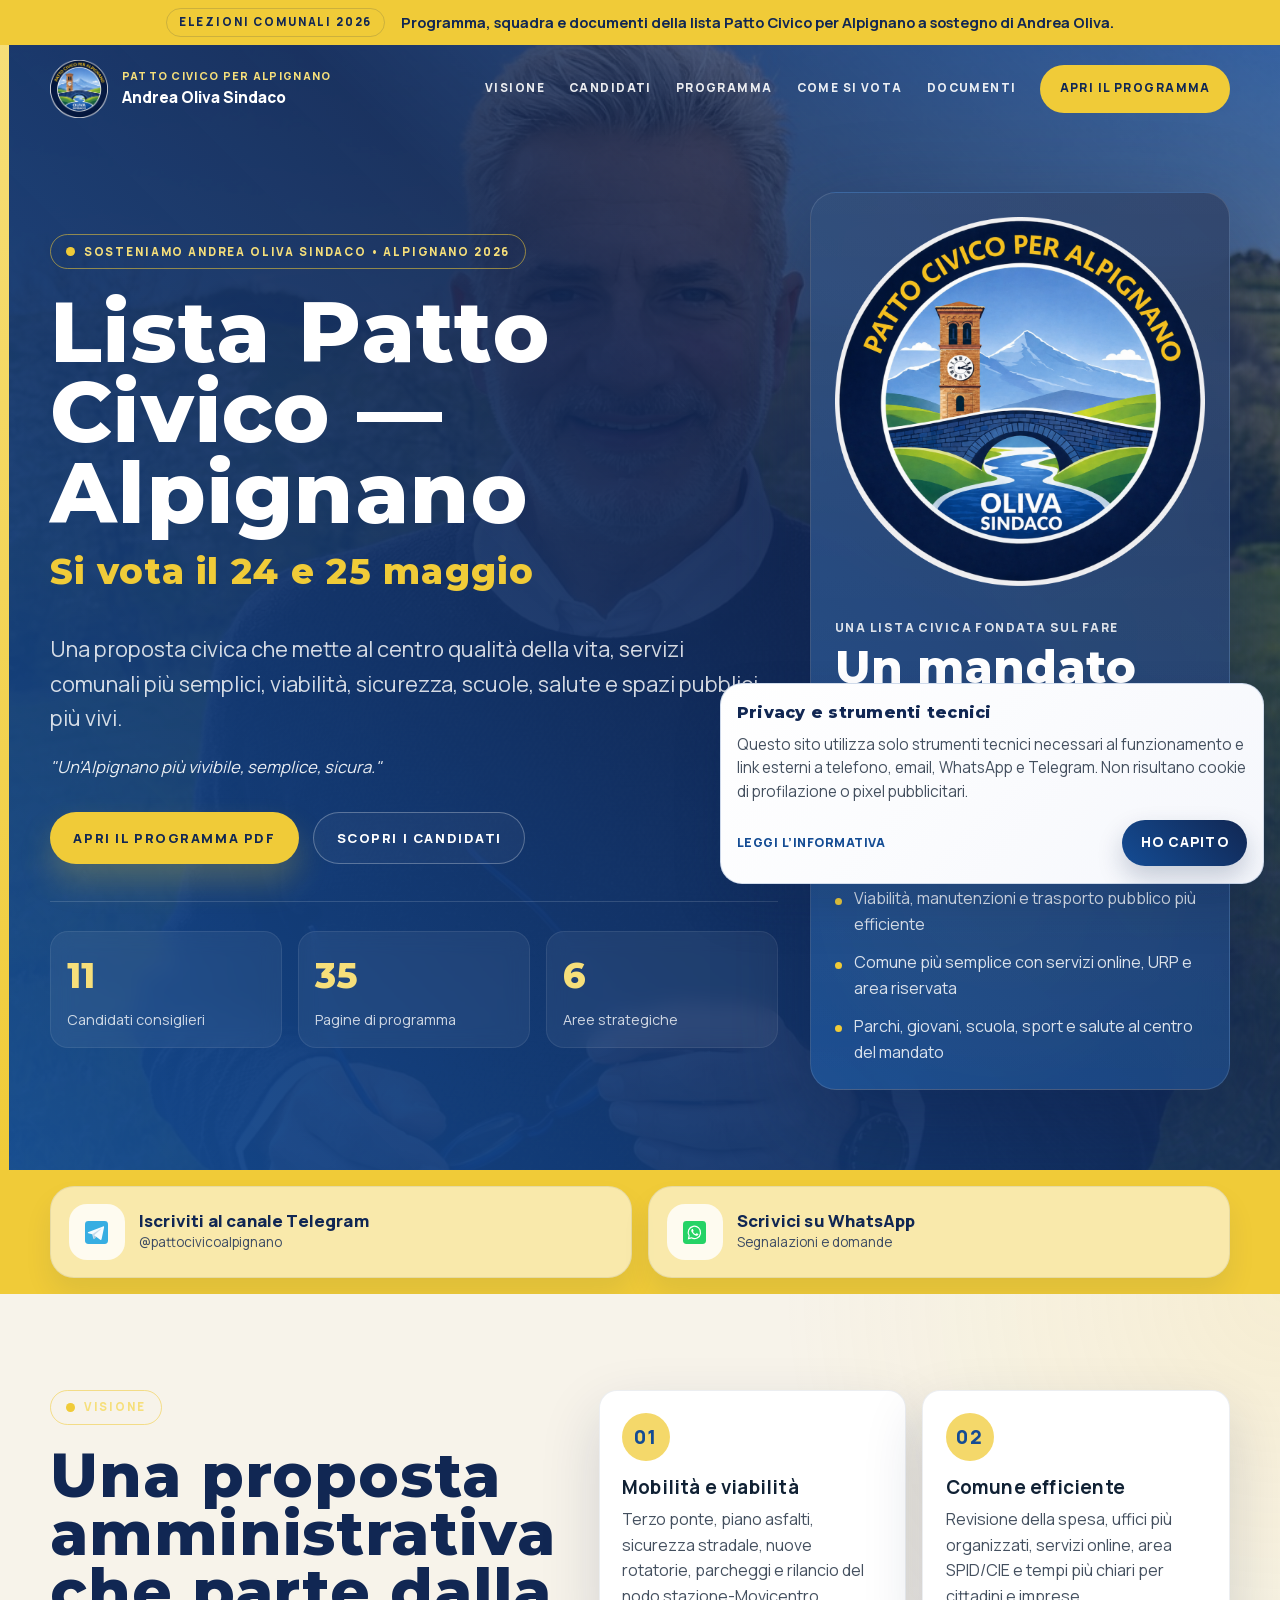
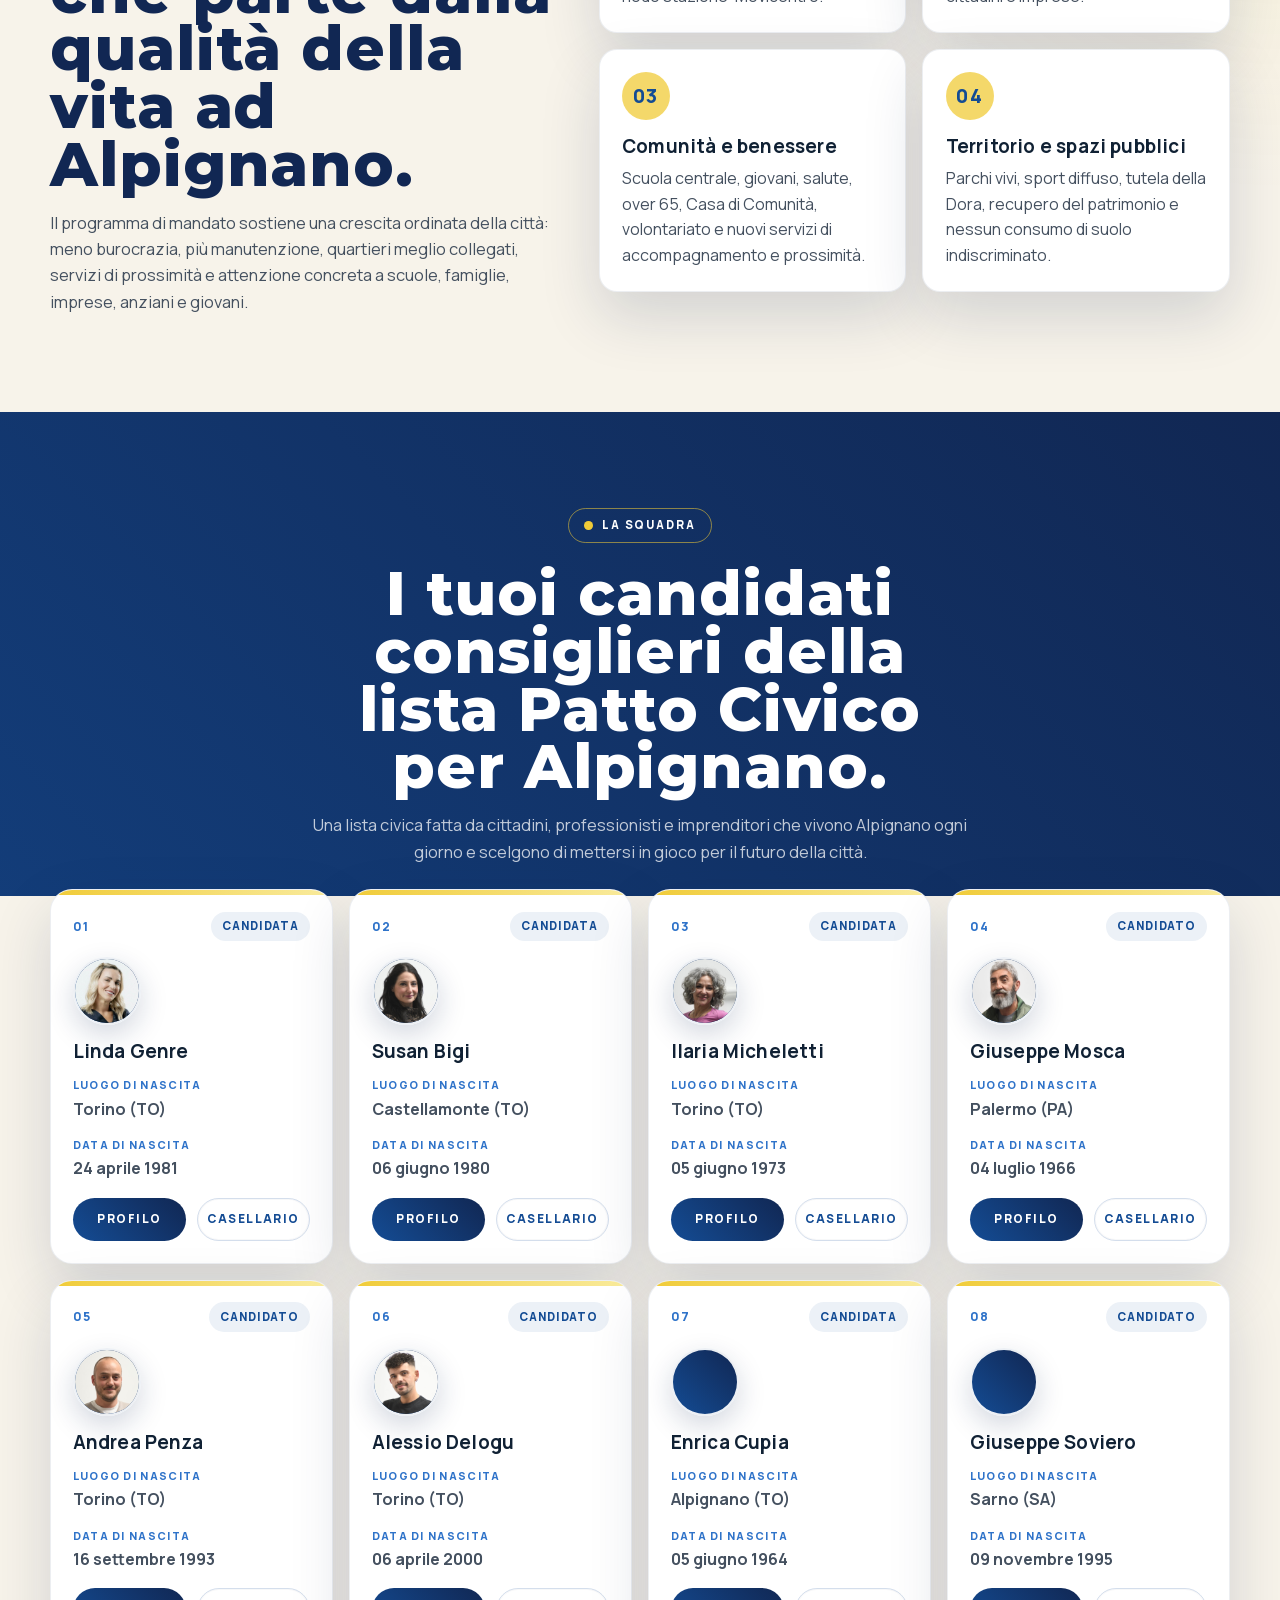
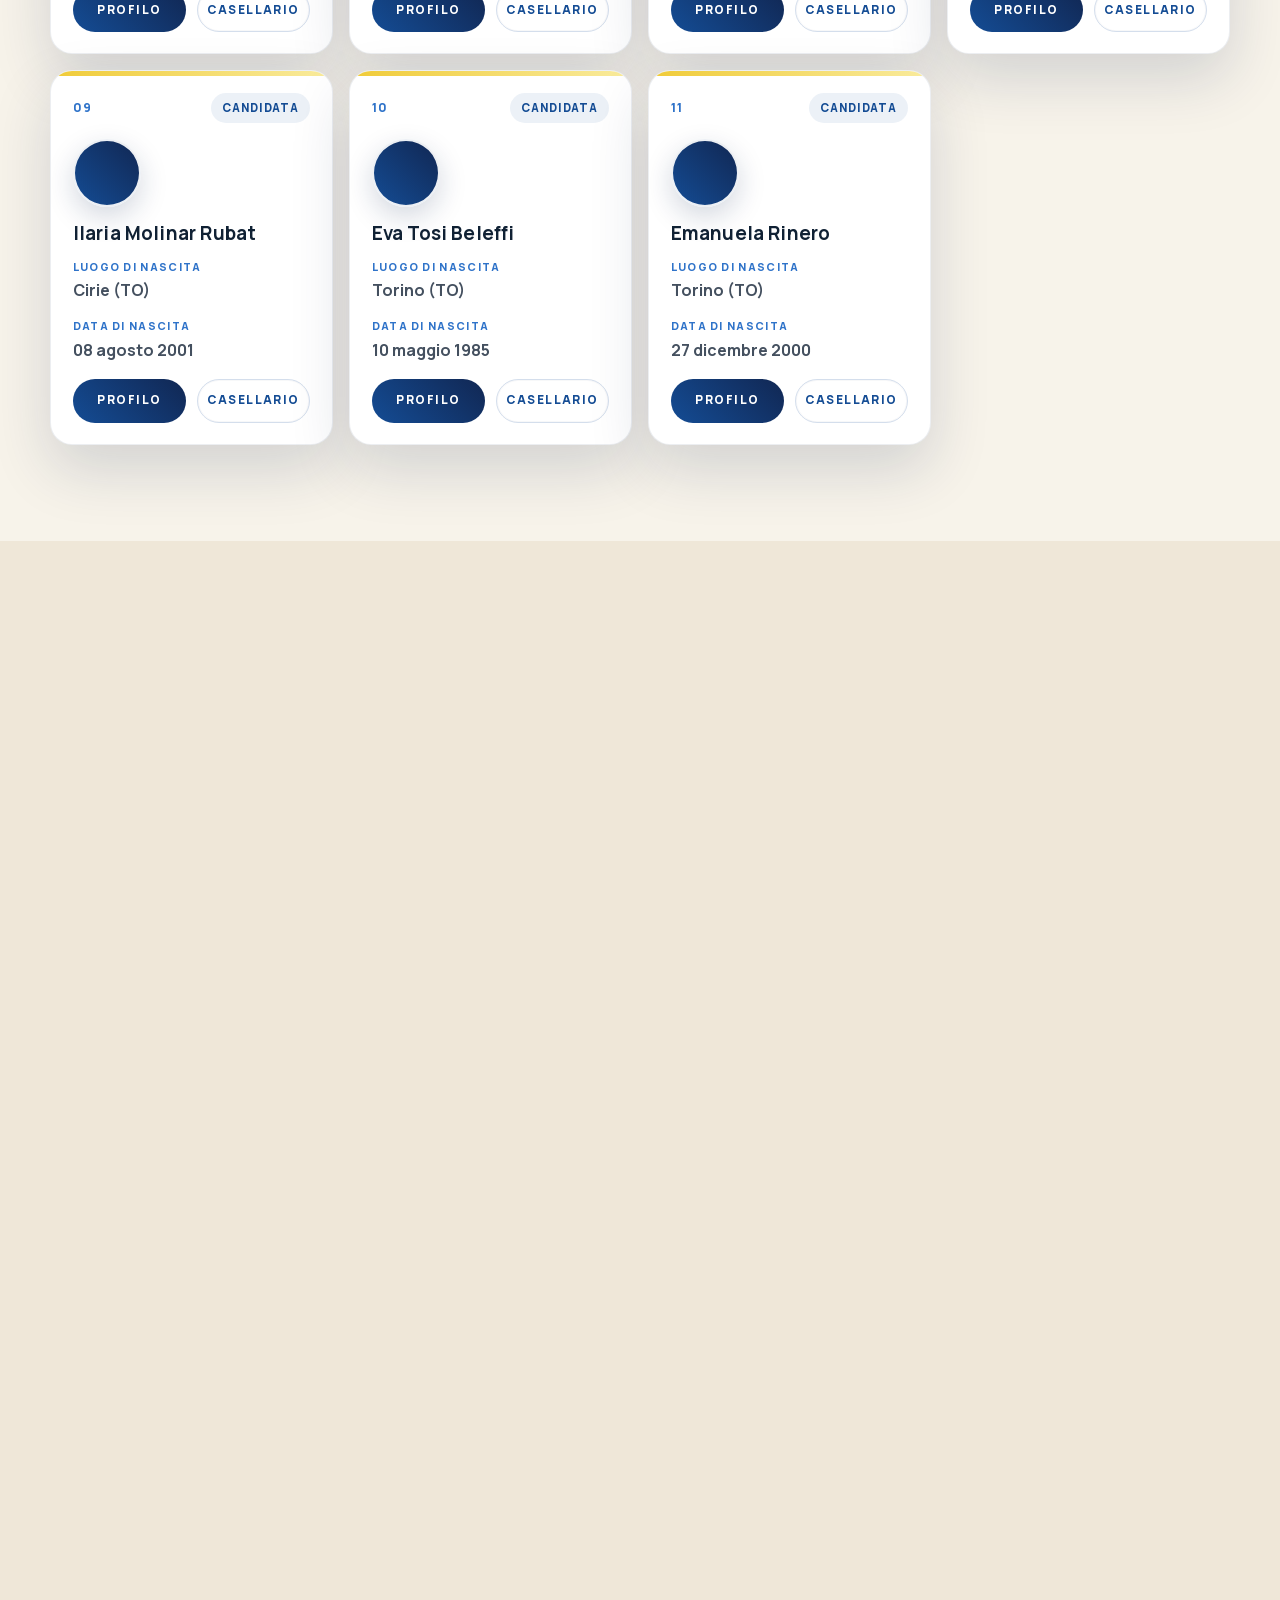
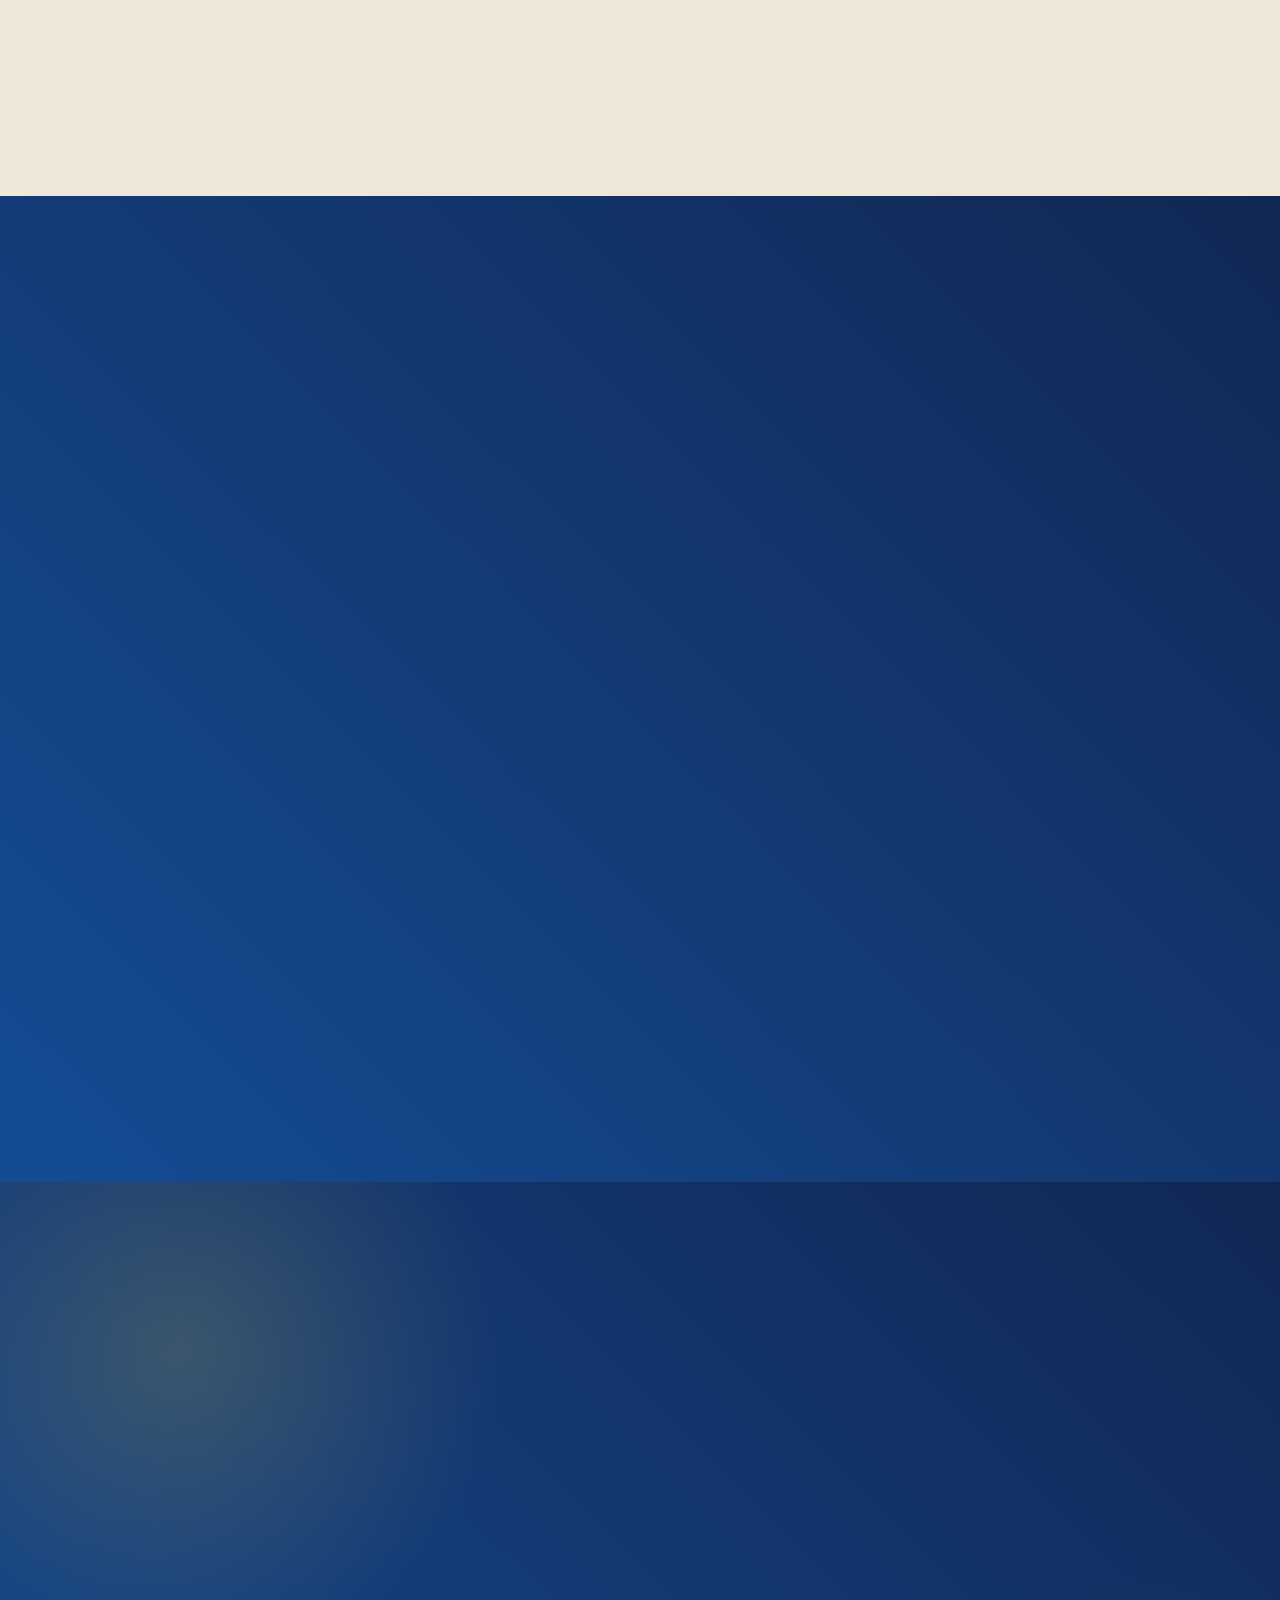
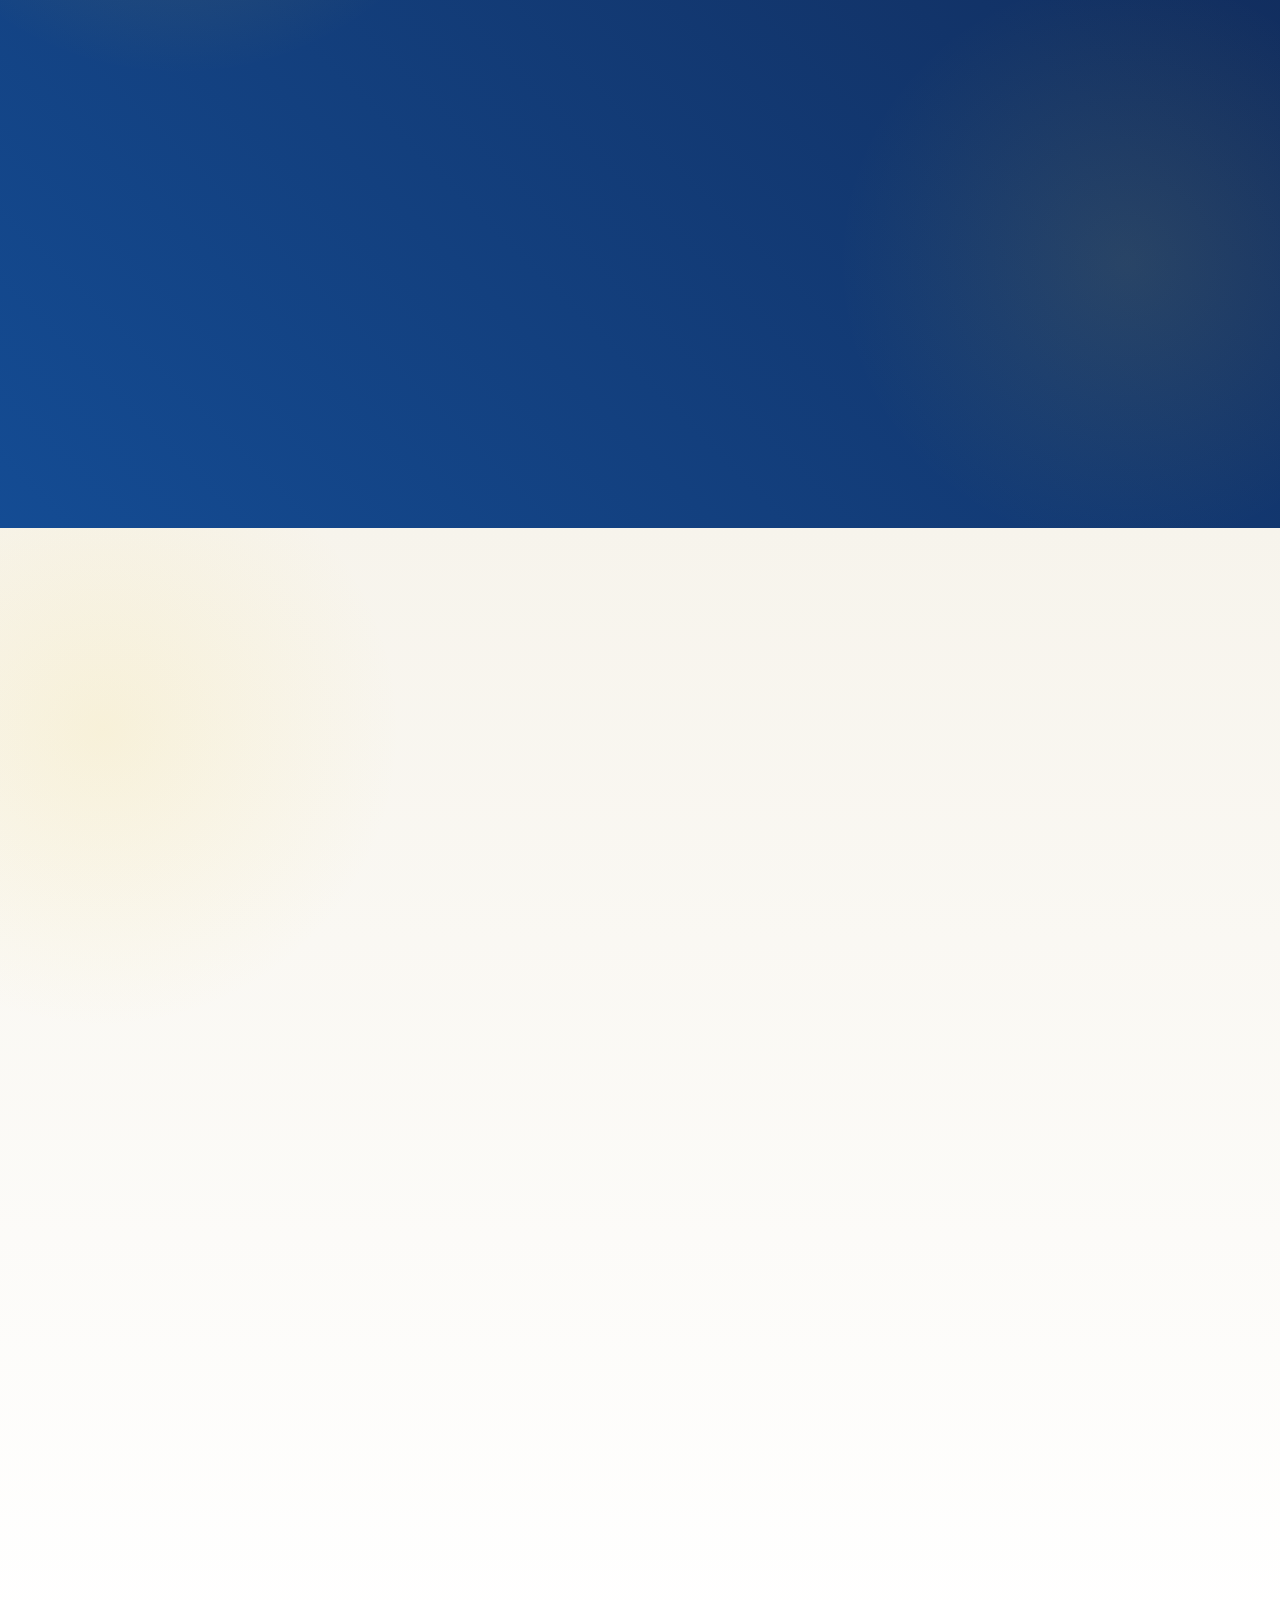
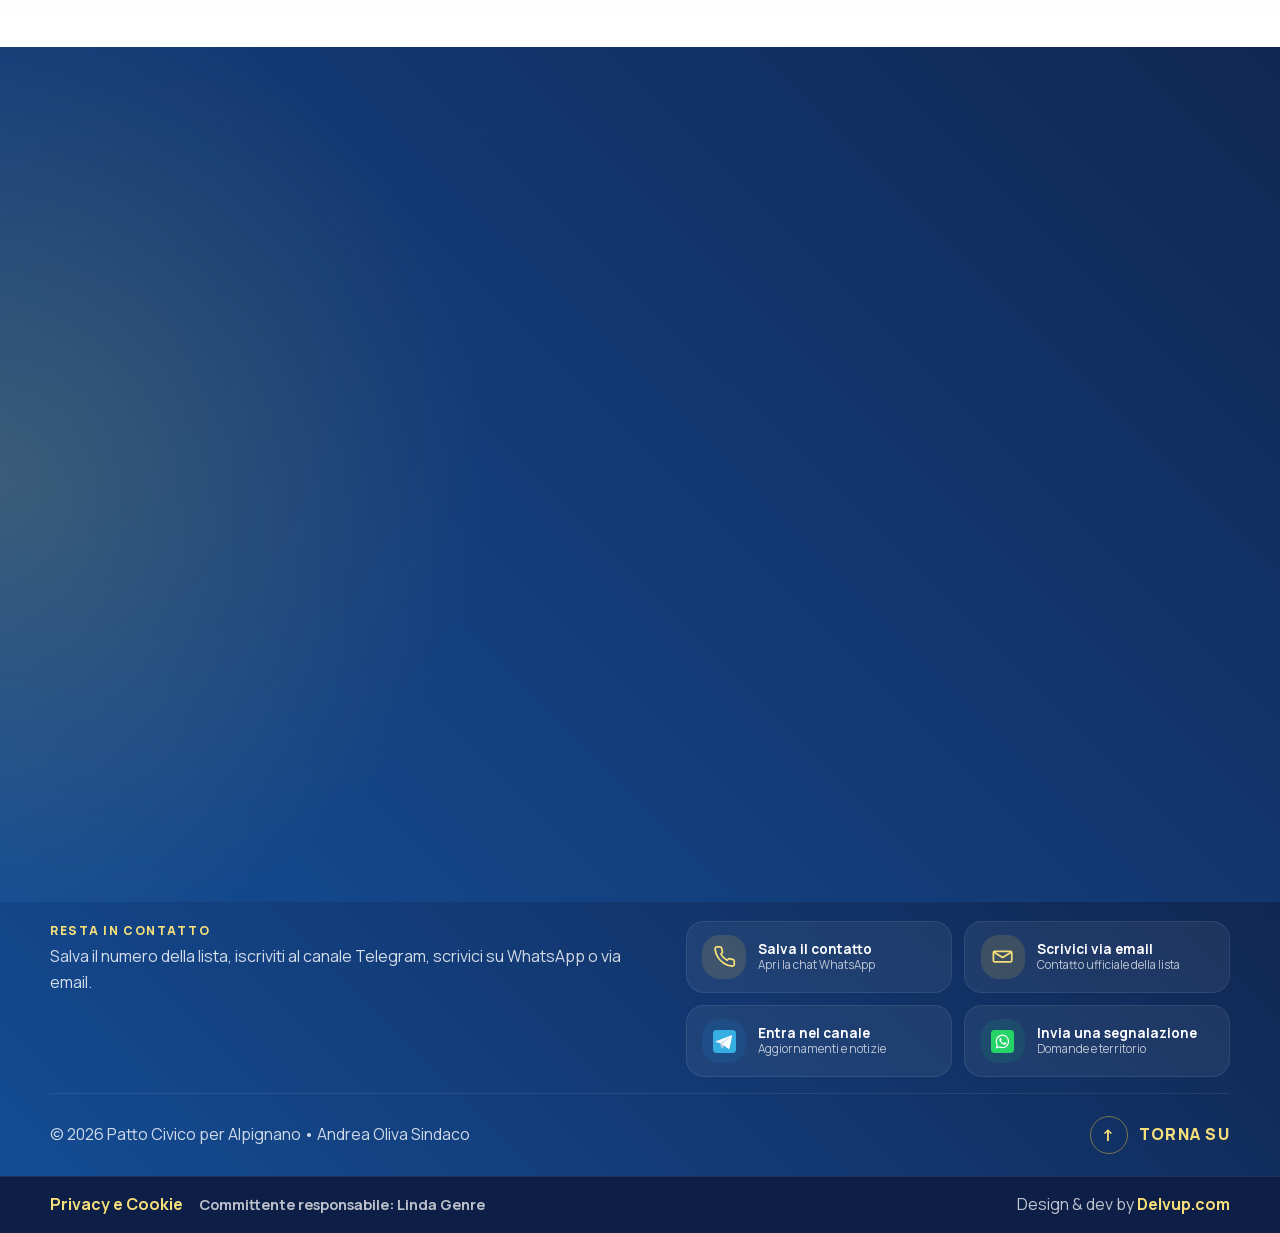
<file: index.html>
<!doctype html>
<html lang="it">
  <head>
    <meta charset="utf-8" />
    <meta name="viewport" content="width=device-width, initial-scale=1" />
    <meta
      name="description"
      content="Patto Civico per Alpignano sostiene Andrea Oliva sindaco con una proposta centrata su qualità della vita, servizi, mobilità, sicurezza e spazi pubblici."
    />
    <meta name="theme-color" content="#144C94" />
    <title>Patto Civico per Alpignano | Andrea Oliva Sindaco</title>
    <link rel="icon" href="assets/logo-lista-patto-civico.png" type="image/png" />
    <link rel="shortcut icon" href="assets/logo-lista-patto-civico.png" />
    <link rel="apple-touch-icon" href="assets/logo-lista-patto-civico.png" />
    <link rel="preload" href="assets/fonts/manrope-latin.woff2" as="font" type="font/woff2" crossorigin />
    <link rel="preload" href="assets/fonts/montserrat-800-latin.woff2" as="font" type="font/woff2" crossorigin />
    <link rel="stylesheet" href="style.css?v=20260519a" />
    <script>
      document.documentElement.classList.add("js-enabled");
    </script>
    <script defer src="script.js?v=20260518a"></script>
  </head>
  <body>
    <header class="site-header" id="top">
      <div class="notice-bar">
        <div class="container notice-bar__inner">
          <span class="notice-label">Elezioni Comunali 2026</span>
          <p>Programma, squadra e documenti della lista Patto Civico per Alpignano a sostegno di Andrea Oliva.</p>
        </div>
      </div>

      <div class="nav-shell">
        <div class="container nav-shell__inner">
          <a class="brand" href="#top" aria-label="Torna in cima">
            <img
              src="assets/logo-lista-patto-civico.png"
              alt="Logo Patto Civico per Alpignano"
              width="1040"
              height="1037"
              decoding="async"
              fetchpriority="low"
            />
            <span>
              <small>Patto Civico per Alpignano</small>
              <strong>Andrea Oliva Sindaco</strong>
            </span>
          </a>

          <button
            class="menu-toggle"
            type="button"
            aria-expanded="false"
            aria-controls="site-nav"
            data-menu-toggle
          >
            <span></span>
            <span></span>
            <span></span>
            <span class="sr-only">Apri menu</span>
          </button>

          <nav class="site-nav" id="site-nav" data-site-nav>
            <a href="#visione">Visione</a>
            <a href="#candidati">Candidati</a>
            <a href="#programma">Programma</a>
            <a href="come-si-vota.html">Come si vota</a>
            <a href="#documenti">Documenti</a>
            <a
              class="nav-cta"
              href="documenti/programma/programma-di-mandato-2026-2031.pdf"
              target="_blank"
              rel="noreferrer"
            >
              Apri il programma
            </a>
          </nav>
        </div>
      </div>
    </header>

    <main>
      <section class="hero">
        <div class="container hero__grid">
          <div class="hero__copy reveal is-visible">
            <span class="section-kicker">Sosteniamo Andrea Oliva Sindaco • Alpignano 2026</span>
            <h1 class="hero__title">
              <span>Lista Patto Civico — Alpignano</span>
              <span class="accent hero__title-sub">Si vota il 24 e 25 maggio</span>
            </h1>
            <p class="hero__lead">
              Una proposta civica che mette al centro qualità della vita, servizi comunali più
              semplici, viabilità, sicurezza, scuole, salute e spazi pubblici più vivi.
            </p>
            <p class="hero__quote">"Un'Alpignano più vivibile, semplice, sicura."</p>

            <div class="hero__actions">
              <a
                class="btn btn--primary"
                href="documenti/programma/programma-di-mandato-2026-2031.pdf"
                target="_blank"
                rel="noreferrer"
              >
                Apri il programma PDF
              </a>
              <a class="btn btn--ghost" href="#candidati">Scopri i candidati</a>
            </div>

            <div class="hero__metrics">
              <article>
                <strong>11</strong>
                <span>Candidati consiglieri</span>
              </article>
              <article>
                <strong>35</strong>
                <span>Pagine di programma</span>
              </article>
              <article>
                <strong>6</strong>
                <span>Aree strategiche</span>
              </article>
            </div>
          </div>

          <aside class="hero__panel reveal" style="--delay: 120ms">
            <div class="hero__panel-symbol">
              <img
                src="assets/logo-lista-patto-civico.png"
                alt="Logo della lista civica"
                width="1040"
                height="1037"
                decoding="async"
                fetchpriority="low"
              />
            </div>
            <p class="hero__panel-eyebrow">Una lista civica fondata sul fare</p>
            <h2>Un mandato costruito sulla concretezza.</h2>
            <p>
              Dal terzo ponte ai servizi digitali, dai parchi allo sport, fino alla salute di prossimità e alla sicurezza urbana.
            </p>
            <ul class="hero__panel-list">
              <li>Viabilità, manutenzioni e trasporto pubblico più efficiente</li>
              <li>Comune più semplice con servizi online, URP e area riservata</li>
              <li>Parchi, giovani, scuola, sport e salute al centro del mandato</li>
            </ul>
          </aside>
        </div>
      </section>

      <section class="signal-strip">
        <div class="container signal-strip__inner reveal">
          <a
            class="signal-pill signal-pill--telegram"
            data-campaign-link="telegram"
            href="#"
            target="_blank"
            rel="noreferrer"
          >
            <span class="signal-pill__icon" aria-hidden="true">
              <img
                src="assets/icons/telegram.svg"
                alt=""
                width="24"
                height="24"
                decoding="async"
              />
            </span>
            <span class="signal-pill__copy">
              <strong>Iscriviti al canale Telegram</strong>
              <small data-campaign-telegram>@pattocivicoalpignano</small>
            </span>
          </a>
          <a
            class="signal-pill signal-pill--whatsapp"
            data-campaign-link="whatsapp"
            href="#"
            target="_blank"
            rel="noreferrer"
          >
            <span class="signal-pill__icon" aria-hidden="true">
              <img
                src="assets/icons/whatsapp.svg"
                alt=""
                width="24"
                height="24"
                decoding="async"
              />
            </span>
            <span class="signal-pill__copy">
              <strong>Scrivici su WhatsApp</strong>
              <small>Segnalazioni e domande</small>
            </span>
          </a>
        </div>
      </section>

      <section class="section section--light" id="visione">
        <div class="container split-layout">
          <div class="section-heading reveal">
            <span class="section-kicker">Visione</span>
            <h2>Una proposta amministrativa che parte dalla qualità della vita ad Alpignano.</h2>
            <p>
              Il programma di mandato sostiene una crescita ordinata della città: meno burocrazia,
              più manutenzione, quartieri meglio collegati, servizi di prossimità e attenzione
              concreta a scuole, famiglie, imprese, anziani e giovani.
            </p>
          </div>

          <div class="vision-grid">
            <article class="vision-card reveal" style="--delay: 60ms">
              <span>01</span>
              <h3>Mobilità e viabilità</h3>
              <p>
                Terzo ponte, piano asfalti, sicurezza stradale, nuove rotatorie, parcheggi e
                rilancio del nodo stazione-Movicentro.
              </p>
            </article>
            <article class="vision-card reveal" style="--delay: 120ms">
              <span>02</span>
              <h3>Comune efficiente</h3>
              <p>
                Revisione della spesa, uffici più organizzati, servizi online, area SPID/CIE e
                tempi più chiari per cittadini e imprese.
              </p>
            </article>
            <article class="vision-card reveal" style="--delay: 180ms">
              <span>03</span>
              <h3>Comunità e benessere</h3>
              <p>
                Scuola centrale, giovani, salute, over 65, Casa di Comunità, volontariato e nuovi
                servizi di accompagnamento e prossimità.
              </p>
            </article>
            <article class="vision-card reveal" style="--delay: 240ms">
              <span>04</span>
              <h3>Territorio e spazi pubblici</h3>
              <p>
                Parchi vivi, sport diffuso, tutela della Dora, recupero del patrimonio e nessun
                consumo di suolo indiscriminato.
              </p>
            </article>
          </div>
        </div>
      </section>

      <section class="section section--candidates" id="candidati">
        <div class="container">
          <div class="section-heading section-heading--center reveal">
            <span class="section-kicker">La Squadra</span>
            <h2>I tuoi candidati consiglieri della lista Patto Civico per Alpignano.</h2>
            <p>
              Una lista civica fatta da cittadini, professionisti e imprenditori che vivono
              Alpignano ogni giorno e scelgono di mettersi in gioco per il futuro della città.
            </p>
          </div>

          <div class="candidate-grid">
            <article class="candidate-card reveal" style="--delay: 40ms">
              <div class="candidate-card__top">
                <span class="candidate-card__number">01</span>
                <span class="candidate-card__tag">Candidata</span>
              </div>
              <div class="candidate-card__avatar">
                <img src="assets/candidates/linda-genre.jpg" alt="" width="720" height="720" loading="lazy" decoding="async" />
              </div>
              <h3>Linda Genre</h3>
              <div class="candidate-card__meta">
                <span class="candidate-card__meta-label">Luogo di nascita</span>
                <p class="candidate-card__meta-value">Torino (TO)</p>
              </div>
              <div class="candidate-card__meta">
                <span class="candidate-card__meta-label">Data di nascita</span>
                <p class="candidate-card__meta-value">24 aprile 1981</p>
              </div>
              <div class="candidate-card__actions">
                <a
                  class="candidate-card__link"
                  href="profilo.html?candidato=linda-genre"
                >
                  Profilo
                </a>
                <a
                  class="candidate-card__link candidate-card__link--ghost"
                  href="documenti/casellari/linda-genre.pdf"
                  target="_blank"
                  rel="noreferrer"
                >
                  Casellario
                </a>
              </div>
            </article>

            <article class="candidate-card reveal" style="--delay: 80ms">
              <div class="candidate-card__top">
                <span class="candidate-card__number">02</span>
                <span class="candidate-card__tag">Candidata</span>
              </div>
              <div class="candidate-card__avatar">
                <img src="assets/candidates/susan-bigi.jpg" alt="" width="720" height="720" loading="lazy" decoding="async" />
              </div>
              <h3>Susan Bigi</h3>
              <div class="candidate-card__meta">
                <span class="candidate-card__meta-label">Luogo di nascita</span>
                <p class="candidate-card__meta-value">Castellamonte (TO)</p>
              </div>
              <div class="candidate-card__meta">
                <span class="candidate-card__meta-label">Data di nascita</span>
                <p class="candidate-card__meta-value">06 giugno 1980</p>
              </div>
              <div class="candidate-card__actions">
                <a
                  class="candidate-card__link"
                  href="profilo.html?candidato=susan-bigi"
                >
                  Profilo
                </a>
                <a
                  class="candidate-card__link candidate-card__link--ghost"
                  href="documenti/casellari/susan-bigi.pdf"
                  target="_blank"
                  rel="noreferrer"
                >
                  Casellario
                </a>
              </div>
            </article>

            <article class="candidate-card reveal" style="--delay: 120ms">
              <div class="candidate-card__top">
                <span class="candidate-card__number">03</span>
                <span class="candidate-card__tag">Candidata</span>
              </div>
              <div class="candidate-card__avatar">
                <img src="assets/candidates/ilaria-micheletti.jpg" alt="" width="720" height="720" loading="lazy" decoding="async" />
              </div>
              <h3>Ilaria Micheletti</h3>
              <div class="candidate-card__meta">
                <span class="candidate-card__meta-label">Luogo di nascita</span>
                <p class="candidate-card__meta-value">Torino (TO)</p>
              </div>
              <div class="candidate-card__meta">
                <span class="candidate-card__meta-label">Data di nascita</span>
                <p class="candidate-card__meta-value">05 giugno 1973</p>
              </div>
              <div class="candidate-card__actions">
                <a
                  class="candidate-card__link"
                  href="profilo.html?candidato=ilaria-micheletti"
                >
                  Profilo
                </a>
                <a
                  class="candidate-card__link candidate-card__link--ghost"
                  href="documenti/casellari/ilaria-micheletti.pdf"
                  target="_blank"
                  rel="noreferrer"
                >
                  Casellario
                </a>
              </div>
            </article>

            <article class="candidate-card reveal" style="--delay: 160ms">
              <div class="candidate-card__top">
                <span class="candidate-card__number">04</span>
                <span class="candidate-card__tag">Candidato</span>
              </div>
              <div class="candidate-card__avatar">
                <img src="assets/candidates/giuseppe-mosca.jpg" alt="" width="720" height="720" loading="lazy" decoding="async" />
              </div>
              <h3>Giuseppe Mosca</h3>
              <div class="candidate-card__meta">
                <span class="candidate-card__meta-label">Luogo di nascita</span>
                <p class="candidate-card__meta-value">Palermo (PA)</p>
              </div>
              <div class="candidate-card__meta">
                <span class="candidate-card__meta-label">Data di nascita</span>
                <p class="candidate-card__meta-value">04 luglio 1966</p>
              </div>
              <div class="candidate-card__actions">
                <a
                  class="candidate-card__link"
                  href="profilo.html?candidato=giuseppe-mosca"
                >
                  Profilo
                </a>
                <a
                  class="candidate-card__link candidate-card__link--ghost"
                  href="documenti/casellari/giuseppe-mosca.pdf"
                  target="_blank"
                  rel="noreferrer"
                >
                  Casellario
                </a>
              </div>
            </article>

            <article class="candidate-card reveal" style="--delay: 200ms">
              <div class="candidate-card__top">
                <span class="candidate-card__number">05</span>
                <span class="candidate-card__tag">Candidato</span>
              </div>
              <div class="candidate-card__avatar">
                <img src="assets/candidates/andrea-penza.jpg" alt="" width="720" height="720" loading="lazy" decoding="async" />
              </div>
              <h3>Andrea Penza</h3>
              <div class="candidate-card__meta">
                <span class="candidate-card__meta-label">Luogo di nascita</span>
                <p class="candidate-card__meta-value">Torino (TO)</p>
              </div>
              <div class="candidate-card__meta">
                <span class="candidate-card__meta-label">Data di nascita</span>
                <p class="candidate-card__meta-value">16 settembre 1993</p>
              </div>
              <div class="candidate-card__actions">
                <a
                  class="candidate-card__link"
                  href="profilo.html?candidato=andrea-penza"
                >
                  Profilo
                </a>
                <a
                  class="candidate-card__link candidate-card__link--ghost"
                  href="documenti/casellari/andrea-penza.pdf"
                  target="_blank"
                  rel="noreferrer"
                >
                  Casellario
                </a>
              </div>
            </article>

            <article class="candidate-card reveal" style="--delay: 240ms">
              <div class="candidate-card__top">
                <span class="candidate-card__number">06</span>
                <span class="candidate-card__tag">Candidato</span>
              </div>
              <div class="candidate-card__avatar">
                <img src="assets/candidates/alessio-delogu.jpg" alt="" width="720" height="720" loading="lazy" decoding="async" />
              </div>
              <h3>Alessio Delogu</h3>
              <div class="candidate-card__meta">
                <span class="candidate-card__meta-label">Luogo di nascita</span>
                <p class="candidate-card__meta-value">Torino (TO)</p>
              </div>
              <div class="candidate-card__meta">
                <span class="candidate-card__meta-label">Data di nascita</span>
                <p class="candidate-card__meta-value">06 aprile 2000</p>
              </div>
              <div class="candidate-card__actions">
                <a
                  class="candidate-card__link"
                  href="profilo.html?candidato=alessio-delogu"
                >
                  Profilo
                </a>
                <a
                  class="candidate-card__link candidate-card__link--ghost"
                  href="documenti/casellari/alessio-delogu.pdf"
                  target="_blank"
                  rel="noreferrer"
                >
                  Casellario
                </a>
              </div>
            </article>

            <article class="candidate-card reveal" style="--delay: 280ms">
              <div class="candidate-card__top">
                <span class="candidate-card__number">07</span>
                <span class="candidate-card__tag">Candidata</span>
              </div>
              <div class="candidate-card__avatar">
                <img src="assets/candidates/enrica-cupia.jpg" alt="" width="720" height="720" loading="lazy" decoding="async" />
              </div>
              <h3>Enrica Cupia</h3>
              <div class="candidate-card__meta">
                <span class="candidate-card__meta-label">Luogo di nascita</span>
                <p class="candidate-card__meta-value">Alpignano (TO)</p>
              </div>
              <div class="candidate-card__meta">
                <span class="candidate-card__meta-label">Data di nascita</span>
                <p class="candidate-card__meta-value">05 giugno 1964</p>
              </div>
              <div class="candidate-card__actions">
                <a
                  class="candidate-card__link"
                  href="profilo.html?candidato=enrica-cupia"
                >
                  Profilo
                </a>
                <a
                  class="candidate-card__link candidate-card__link--ghost"
                  href="documenti/casellari/enrica-cupia.pdf"
                  target="_blank"
                  rel="noreferrer"
                >
                  Casellario
                </a>
              </div>
            </article>

            <article class="candidate-card reveal" style="--delay: 320ms">
              <div class="candidate-card__top">
                <span class="candidate-card__number">08</span>
                <span class="candidate-card__tag">Candidato</span>
              </div>
              <div class="candidate-card__avatar">
                <img src="assets/candidates/giuseppe-soviero.jpg" alt="" width="720" height="720" loading="lazy" decoding="async" />
              </div>
              <h3>Giuseppe Soviero</h3>
              <div class="candidate-card__meta">
                <span class="candidate-card__meta-label">Luogo di nascita</span>
                <p class="candidate-card__meta-value">Sarno (SA)</p>
              </div>
              <div class="candidate-card__meta">
                <span class="candidate-card__meta-label">Data di nascita</span>
                <p class="candidate-card__meta-value">09 novembre 1995</p>
              </div>
              <div class="candidate-card__actions">
                <a
                  class="candidate-card__link"
                  href="profilo.html?candidato=giuseppe-soviero"
                >
                  Profilo
                </a>
                <a
                  class="candidate-card__link candidate-card__link--ghost"
                  href="documenti/casellari/giuseppe-soviero.pdf"
                  target="_blank"
                  rel="noreferrer"
                >
                  Casellario
                </a>
              </div>
            </article>

            <article class="candidate-card reveal" style="--delay: 360ms">
              <div class="candidate-card__top">
                <span class="candidate-card__number">09</span>
                <span class="candidate-card__tag">Candidata</span>
              </div>
              <div class="candidate-card__avatar">
                <img src="assets/candidates/ilaria-molinar.jpg" alt="" width="720" height="720" loading="lazy" decoding="async" />
              </div>
              <h3>Ilaria Molinar Rubat</h3>
              <div class="candidate-card__meta">
                <span class="candidate-card__meta-label">Luogo di nascita</span>
                <p class="candidate-card__meta-value">Cirie (TO)</p>
              </div>
              <div class="candidate-card__meta">
                <span class="candidate-card__meta-label">Data di nascita</span>
                <p class="candidate-card__meta-value">08 agosto 2001</p>
              </div>
              <div class="candidate-card__actions">
                <a
                  class="candidate-card__link"
                  href="profilo.html?candidato=ilaria-molinar"
                >
                  Profilo
                </a>
                <a
                  class="candidate-card__link candidate-card__link--ghost"
                  href="documenti/casellari/ilaria-molinar.pdf"
                  target="_blank"
                  rel="noreferrer"
                >
                  Casellario
                </a>
              </div>
            </article>

            <article class="candidate-card reveal" style="--delay: 400ms">
              <div class="candidate-card__top">
                <span class="candidate-card__number">10</span>
                <span class="candidate-card__tag">Candidata</span>
              </div>
              <div class="candidate-card__avatar">
                <img src="assets/candidates/eva-tosi-beleffi.jpg" alt="" width="720" height="720" loading="lazy" decoding="async" />
              </div>
              <h3>Eva Tosi Beleffi</h3>
              <div class="candidate-card__meta">
                <span class="candidate-card__meta-label">Luogo di nascita</span>
                <p class="candidate-card__meta-value">Torino (TO)</p>
              </div>
              <div class="candidate-card__meta">
                <span class="candidate-card__meta-label">Data di nascita</span>
                <p class="candidate-card__meta-value">10 maggio 1985</p>
              </div>
              <div class="candidate-card__actions">
                <a
                  class="candidate-card__link"
                  href="profilo.html?candidato=eva-tosi-beleffi"
                >
                  Profilo
                </a>
                <a
                  class="candidate-card__link candidate-card__link--ghost"
                  href="documenti/casellari/eva-tosi-beleffi.pdf"
                  target="_blank"
                  rel="noreferrer"
                >
                  Casellario
                </a>
              </div>
            </article>

            <article class="candidate-card reveal" style="--delay: 440ms">
              <div class="candidate-card__top">
                <span class="candidate-card__number">11</span>
                <span class="candidate-card__tag">Candidata</span>
              </div>
              <div class="candidate-card__avatar">
                <img src="assets/candidates/emanuela-rinero.jpg" alt="" width="720" height="720" loading="lazy" decoding="async" />
              </div>
              <h3>Emanuela Rinero</h3>
              <div class="candidate-card__meta">
                <span class="candidate-card__meta-label">Luogo di nascita</span>
                <p class="candidate-card__meta-value">Torino (TO)</p>
              </div>
              <div class="candidate-card__meta">
                <span class="candidate-card__meta-label">Data di nascita</span>
                <p class="candidate-card__meta-value">27 dicembre 2000</p>
              </div>
              <div class="candidate-card__actions">
                <a
                  class="candidate-card__link"
                  href="profilo.html?candidato=emanuela-rinero"
                >
                  Profilo
                </a>
                <a
                  class="candidate-card__link candidate-card__link--ghost"
                  href="documenti/casellari/emanuela-rinero.pdf"
                  target="_blank"
                  rel="noreferrer"
                >
                  Casellario
                </a>
              </div>
            </article>
          </div>

        </div>
      </section>

      <section class="section section--paper light-bg" id="programma">
        <div class="container">
          <div class="section-heading reveal">
            <span class="section-kicker">Programma</span>
            <h2>Le priorità per un'Alpignano più semplice, vivibile e sicura.</h2>
            <p>
              Un programma che parte dai bisogni concreti della città e li trasforma in impegni
              amministrativi chiari: viabilità, servizi migliori, quartieri curati, sicurezza,
              spazi pubblici più vivi e maggiore attenzione alle persone.
            </p>
          </div>

          <div class="priority-grid">
            <article class="priority-card reveal" style="--delay: 60ms">
              <span>01</span>
              <h3>Viabilità e terzo ponte</h3>
              <p>
                Il programma mette al centro il completamento del terzo ponte, le opere
                complementari, il piano asfalti e una mobilità urbana più ordinata e sicura.
              </p>
            </article>
            <article class="priority-card reveal" style="--delay: 120ms">
              <span>02</span>
              <h3>Comune semplice e digitale</h3>
              <p>
                Spending review, migliore organizzazione degli uffici, servizi online, notifiche,
                area riservata con SPID/CIE e più trasparenza nel rapporto con i cittadini.
              </p>
            </article>
            <article class="priority-card reveal" style="--delay: 180ms">
              <span>03</span>
              <h3>Parchi, piazze e Dora</h3>
              <p>
                Parchi vivi, nuove funzioni per il verde pubblico, percorsi ciclopedonali, tutela
                della Dora Riparia e cura degli spazi aperti come luoghi di comunità.
              </p>
            </article>
            <article class="priority-card reveal" style="--delay: 240ms">
              <span>04</span>
              <h3>Giovani, scuola, cultura e sport</h3>
              <p>
                AlpiLab Giovani, patto educativo, nuovi spazi culturali, investimenti sugli
                impianti e aree diffuse per padel, skate, basket, pump track e attività all'aperto.
              </p>
            </article>
            <article class="priority-card reveal" style="--delay: 300ms">
              <span>05</span>
              <h3>Salute e servizi di prossimità</h3>
              <p>
                Sportello salute over 65, rafforzamento della Casa di Comunita, certificati a
                domicilio, accompagnamento e servizi più vicini alle persone fragili.
              </p>
            </article>
            <article class="priority-card reveal" style="--delay: 360ms">
              <span>06</span>
              <h3>Sicurezza, imprese e patrimonio</h3>
              <p>
                Videosorveglianza, illuminazione, dialogo con attività produttive, riuso del
                patrimonio comunale, mercato coperto e urbanistica senza espansioni indiscriminate.
              </p>
            </article>
          </div>
        </div>
      </section>

      <section class="section section--deep">
        <div class="container split-layout split-layout--wide">
          <div class="manifesto-card reveal">
            <span class="section-kicker">Impegni di Mandato</span>
            <h2>Amministrare con metodo: curare la città, ascoltare le persone, costruire il futuro.</h2>
            <ol class="manifesto-list">
              <li><strong>Ridurre</strong> i tempi e la complessità dei servizi comunali per famiglie e imprese.</li>
              <li><strong>Investire</strong> su strade, illuminazione, sicurezza urbana e decoro dei quartieri.</li>
              <li><strong>Rendere</strong> i parchi e gli spazi pubblici più vissuti, inclusivi e attrezzati.</li>
              <li><strong>Rafforzare</strong> scuola, giovani, sport, cultura e volontariato come rete civica.</li>
              <li><strong>Proteggere</strong> il territorio con recupero del patrimonio e stop al consumo di suolo indiscriminato.</li>
            </ol>
          </div>

          <div class="timeline reveal" style="--delay: 120ms">
            <article class="timeline-step">
              <span>1</span>
              <h3>Interventi immediati sulla città</h3>
              <p>
                Le nostre priorità partono dai problemi concreti della città: viabilità, strade, rotatorie, parcheggi, stazione, cimitero e gestione dei rifiuti. Interventi utili, continui e misurabili, con attenzione costante alla vita quotidiana dei cittadini.
              </p>
            </article>
            <article class="timeline-step">
              <span>2</span>
              <h3>Servizi più vicini ai cittadini</h3>
              <p>
                Il mandato punta a un Comune più accessibile, servizi digitali più semplici, URP rafforzato e maggiore supporto sociale: un’amministrazione che ascolta, risponde e rende più facile il rapporto tra cittadini e Comune.
              </p>
            </article>
            <article class="timeline-step">
              <span>3</span>
              <h3>Crescita ordinata e partecipata</h3>
              <p>
                Il futuro di Alpignano passa dalla sua comunità: imprese, associazioni, scuole,
                giovani, volontari e cittadini attivi. Il programma punta a coinvolgere queste
                energie in una visione condivisa, capace di far crescere la città mantenendone
                identità, qualità della vita e senso di appartenenza.
              </p>
            </article>
          </div>
        </div>
      </section>

      <section class="section section--vote">
        <div class="container vote-banner reveal">
          <div class="vote-banner__copy">
            <span class="section-kicker">Il Voto</span>
            <h2 class="vote-banner__title">
              <span>Scegli Patto Civico per Alpignano</span>
              <span class="accent vote-banner__title-sub">Si vota il 24 e 25 maggio</span>
            </h2>
            <p class="vote-banner__lead">
              Scegli una lista civica che sostiene Andrea Oliva Sindaco con una proposta concreta
              fatta di qualità della vita, servizi comunali più semplici, sicurezza, manutenzioni
              e attenzione reale al territorio.
            </p>
            <p class="vote-banner__quote">
              Una squadra che nasce ad Alpignano per Alpignano.
            </p>
            <div class="vote-banner__actions">
              <a class="btn btn--primary" href="come-si-vota.html">Scopri come si vota</a>
              <a class="btn btn--ghost" href="#candidati">Scopri la squadra</a>
            </div>
          </div>

          <aside class="vote-banner__panel">
            <div class="vote-banner__symbol">
              <img
                src="assets/logo-lista-patto-civico.png"
                alt="Logo della lista civica"
                width="1040"
                height="1037"
                decoding="async"
                loading="lazy"
              />
            </div>
            <p class="vote-banner__panel-eyebrow">Sulla scheda elettorale</p>
            <h3>Cerca il simbolo di Patto Civico per Alpignano.</h3>
            <ul class="vote-banner__panel-list">
              <li>Lista civica a sostegno di Andrea Oliva Sindaco</li>
              <li>11 candidati consiglieri per rappresentare la comunità</li>
              <li>Un programma costruito su digitalizzazione, servizi, viabilità e qualità della vita</li>
            </ul>
          </aside>
        </div>
      </section>

      <section class="section section--connect">
        <div class="container">
          <div class="connect-shell reveal">
            <div class="connect-shell__intro">
              <span class="section-kicker">Resta in contatto</span>
              <h2>Porta Patto Civico in rubrica e ricevi aggiornamenti in tempo reale.</h2>
              <p>
                Salva il numero della lista, entra nel canale Telegram, scrivici su WhatsApp o via
                email per ricevere appuntamenti, materiali di campagna e informazioni utili sulle
                iniziative di Patto Civico per Alpignano.
              </p>
            </div>

            <div class="connect-grid">
              <article class="connect-card connect-card--phone">
                <span class="connect-card__icon" aria-hidden="true">
                  <svg viewBox="0 0 24 24" fill="none">
                    <path
                      d="M22 16.92v3a2 2 0 0 1-2.18 2 19.86 19.86 0 0 1-8.63-3.07A19.5 19.5 0 0 1 5.15 12.8 19.86 19.86 0 0 1 2.08 4.09 2 2 0 0 1 4.06 1.91h3a2 2 0 0 1 2 1.72c.12.89.33 1.76.63 2.6a2 2 0 0 1-.45 2.11L8.2 9.39a16 16 0 0 0 6.41 6.41l1.05-1.05a2 2 0 0 1 2.11-.45c.84.3 1.71.51 2.6.63A2 2 0 0 1 22 16.92Z"
                      stroke="currentColor"
                      stroke-width="1.8"
                      stroke-linecap="round"
                      stroke-linejoin="round"
                    />
                  </svg>
                </span>
                <span class="connect-card__eyebrow">Numero della lista</span>
                <h3>Salva il numero della campagna</h3>
                <p>
                  Tieni a portata di mano il contatto diretto della lista per aggiornamenti,
                  iniziative e informazioni sul territorio.
                </p>
                <div class="connect-card__stack">
                  <a
                    class="connect-card__action connect-card__action--light"
                    data-campaign-link="whatsapp"
                    href="#"
                    target="_blank"
                    rel="noreferrer"
                  >
                    <span>Apri WhatsApp</span>
                    <strong data-campaign-phone>352 018 2315</strong>
                  </a>
                  <a class="connect-card__subaction" data-campaign-link="email" href="#">
                    <span>Scrivici via email</span>
                    <strong data-campaign-email>pattocivicoalpignano@gmail.com</strong>
                  </a>
                </div>
              </article>

              <article class="connect-card connect-card--telegram">
                <span class="connect-card__icon" aria-hidden="true">
                  <img
                    src="assets/icons/telegram.svg"
                    alt=""
                    width="24"
                    height="24"
                    decoding="async"
                  />
                </span>
                <span class="connect-card__eyebrow">Canale Telegram</span>
                <h3>Iscriviti al canale</h3>
                <p>
                  Un canale rapido per seguire appuntamenti, notizie di campagna e comunicazioni
                  della lista civica.
                </p>
                <a
                  class="connect-card__action"
                  data-campaign-link="telegram"
                  href="#"
                  target="_blank"
                  rel="noreferrer"
                >
                  <span>Apri Telegram</span>
                  <strong data-campaign-telegram>@pattocivicoalpignano</strong>
                </a>
              </article>

              <article class="connect-card connect-card--whatsapp">
                <span class="connect-card__icon" aria-hidden="true">
                  <img
                    src="assets/icons/whatsapp.svg"
                    alt=""
                    width="24"
                    height="24"
                    decoding="async"
                  />
                </span>
                <span class="connect-card__eyebrow">WhatsApp</span>
                <h3>Scrivici direttamente</h3>
                <p>
                  Apri una chat già pronta con la lista per fare una domanda, chiedere informazioni
                  o restare aggiornato sulle iniziative.
                </p>
                <a
                  class="connect-card__action"
                  data-campaign-link="whatsapp"
                  href="#"
                  target="_blank"
                  rel="noreferrer"
                >
                  <span>Apri WhatsApp</span>
                  <strong>Messaggio precompilato</strong>
                </a>
              </article>
            </div>
          </div>
        </div>
      </section>

      <section class="section section--cta" id="documenti">
        <div class="container">
          <div class="cta-card reveal">
            <div class="cta-card__copy">
              <span class="section-kicker">Documenti</span>
              <h2>Una proposta civica fatta di trasparenza, persone credibili e impegni concreti.</h2>
              <p>
                Il programma e i profili della squadra raccontano un progetto amministrativo nato
                dall'ascolto di famiglie, imprese, giovani, volontariato e realtà del territorio,
                con l'obiettivo di dare ad Alpignano una guida seria, presente e vicina ai cittadini.
              </p>
            </div>

            <div class="cta-card__actions">
              <a
                class="btn btn--primary"
                href="documenti/programma/programma-di-mandato-2026-2031.pdf"
                target="_blank"
                rel="noreferrer"
              >
                Apri il programma PDF
              </a>
              <a class="btn btn--ghost btn--light" href="documenti/" target="_blank" rel="noreferrer">
                Vai all'archivio documenti
              </a>
              <a class="btn btn--ghost btn--light" href="come-si-vota.html">
                Guida al voto
              </a>
            </div>

            <ul class="contact-list">
              <li>
                <span>Programma</span>
                <a href="documenti/programma/programma-di-mandato-2026-2031.pdf" target="_blank" rel="noreferrer">
                  Mandato 2026-2031 in PDF
                </a>
              </li>
              <li>
                <span>Profili</span>
                <a href="documenti/" target="_blank" rel="noreferrer">
                  Schede personali dei candidati
                </a>
              </li>
              <li>
                <span>Casellari</span>
                <a href="documenti/" target="_blank" rel="noreferrer">
                  Certificati Penali dei Candidati
                </a>
              </li>
              <li>
                <span>Guida al voto</span>
                <a href="come-si-vota.html">
                  Casi di voto valido e preferenze
                </a>
              </li>
            </ul>
          </div>
        </div>
      </section>
    </main>

    <footer class="site-footer">
      <div class="container">
        <div class="site-footer__connect">
          <div class="site-footer__connect-copy">
            <span>Resta in contatto</span>
            <p>Salva il numero della lista, iscriviti al canale Telegram, scrivici su WhatsApp o via email.</p>
          </div>
          <div class="site-footer__connect-links">
            <a class="footer-contact footer-contact--phone" data-campaign-link="whatsapp" href="#" target="_blank" rel="noreferrer">
              <span class="footer-contact__icon" aria-hidden="true">
                <svg viewBox="0 0 24 24" fill="none">
                  <path
                    d="M22 16.92v3a2 2 0 0 1-2.18 2 19.86 19.86 0 0 1-8.63-3.07A19.5 19.5 0 0 1 5.15 12.8 19.86 19.86 0 0 1 2.08 4.09 2 2 0 0 1 4.06 1.91h3a2 2 0 0 1 2 1.72c.12.89.33 1.76.63 2.6a2 2 0 0 1-.45 2.11L8.2 9.39a16 16 0 0 0 6.41 6.41l1.05-1.05a2 2 0 0 1 2.11-.45c.84.3 1.71.51 2.6.63A2 2 0 0 1 22 16.92Z"
                    stroke="currentColor"
                    stroke-width="1.8"
                    stroke-linecap="round"
                    stroke-linejoin="round"
                  />
                </svg>
              </span>
              <span class="footer-contact__text">
                <strong>Salva il contatto</strong>
                <small>Apri la chat WhatsApp</small>
              </span>
            </a>

            <a class="footer-contact footer-contact--email" data-campaign-link="email" href="#">
              <span class="footer-contact__icon" aria-hidden="true">
                <svg viewBox="0 0 24 24" fill="none">
                  <path
                    d="M4 6.5h16A1.5 1.5 0 0 1 21.5 8v8A1.5 1.5 0 0 1 20 17.5H4A1.5 1.5 0 0 1 2.5 16V8A1.5 1.5 0 0 1 4 6.5Z"
                    stroke="currentColor"
                    stroke-width="1.8"
                    stroke-linecap="round"
                    stroke-linejoin="round"
                  />
                  <path
                    d="m4 8 8 5 8-5"
                    stroke="currentColor"
                    stroke-width="1.8"
                    stroke-linecap="round"
                    stroke-linejoin="round"
                  />
                </svg>
              </span>
              <span class="footer-contact__text">
                <strong>Scrivici via email</strong>
                <small>Contatto ufficiale della lista</small>
              </span>
            </a>

            <a
              class="footer-contact footer-contact--telegram"
              data-campaign-link="telegram"
              href="#"
              target="_blank"
              rel="noreferrer"
            >
              <span class="footer-contact__icon" aria-hidden="true">
                <img
                  src="assets/icons/telegram.svg"
                  alt=""
                  width="24"
                  height="24"
                  decoding="async"
                />
              </span>
              <span class="footer-contact__text">
                <strong>Entra nel canale</strong>
                <small>Aggiornamenti e notizie</small>
              </span>
            </a>

            <a
              class="footer-contact footer-contact--whatsapp"
              data-campaign-link="whatsapp"
              href="#"
              target="_blank"
              rel="noreferrer"
            >
              <span class="footer-contact__icon" aria-hidden="true">
                <img
                  src="assets/icons/whatsapp.svg"
                  alt=""
                  width="24"
                  height="24"
                  decoding="async"
                />
              </span>
              <span class="footer-contact__text">
                <strong>Invia una segnalazione</strong>
                <small>Domande e territorio</small>
              </span>
            </a>
          </div>
        </div>

        <div class="site-footer__inner">
          <div class="site-footer__meta">
            <p>© <span id="current-year"></span> Patto Civico per Alpignano • Andrea Oliva Sindaco</p>
          </div>
          <button class="scroll-top" type="button" data-scroll-top aria-label="Torna in cima">
            <span class="scroll-top__icon" aria-hidden="true">↑</span>
            <span>Torna su</span>
          </button>
        </div>
      </div>
    </footer>

    <div class="cookie-notice" data-cookie-notice>
      <div class="cookie-notice__copy">
        <strong>Privacy e strumenti tecnici</strong>
        <p>
          Questo sito utilizza solo strumenti tecnici necessari al funzionamento e link esterni a
          telefono, email, WhatsApp e Telegram. Non risultano cookie di profilazione o pixel
          pubblicitari.
        </p>
      </div>
      <div class="cookie-notice__actions">
        <a class="cookie-notice__link" href="privacy.html">Leggi l’informativa</a>
        <button class="cookie-notice__button" type="button" data-cookie-dismiss>Ho capito</button>
      </div>
    </div>

    <div class="site-bottombar">
      <div class="container site-bottombar__inner">
        <div class="site-bottombar__meta">
          <a href="privacy.html">Privacy e Cookie</a>
          <span>Committente responsabile: Linda Genre</span>
        </div>
        <p class="site-bottombar__credit">
          Design &amp; dev by
          <a href="https://delvup.com" target="_blank" rel="noreferrer">Delvup.com</a>
        </p>
      </div>
    </div>
  </body>
</html>
</file>
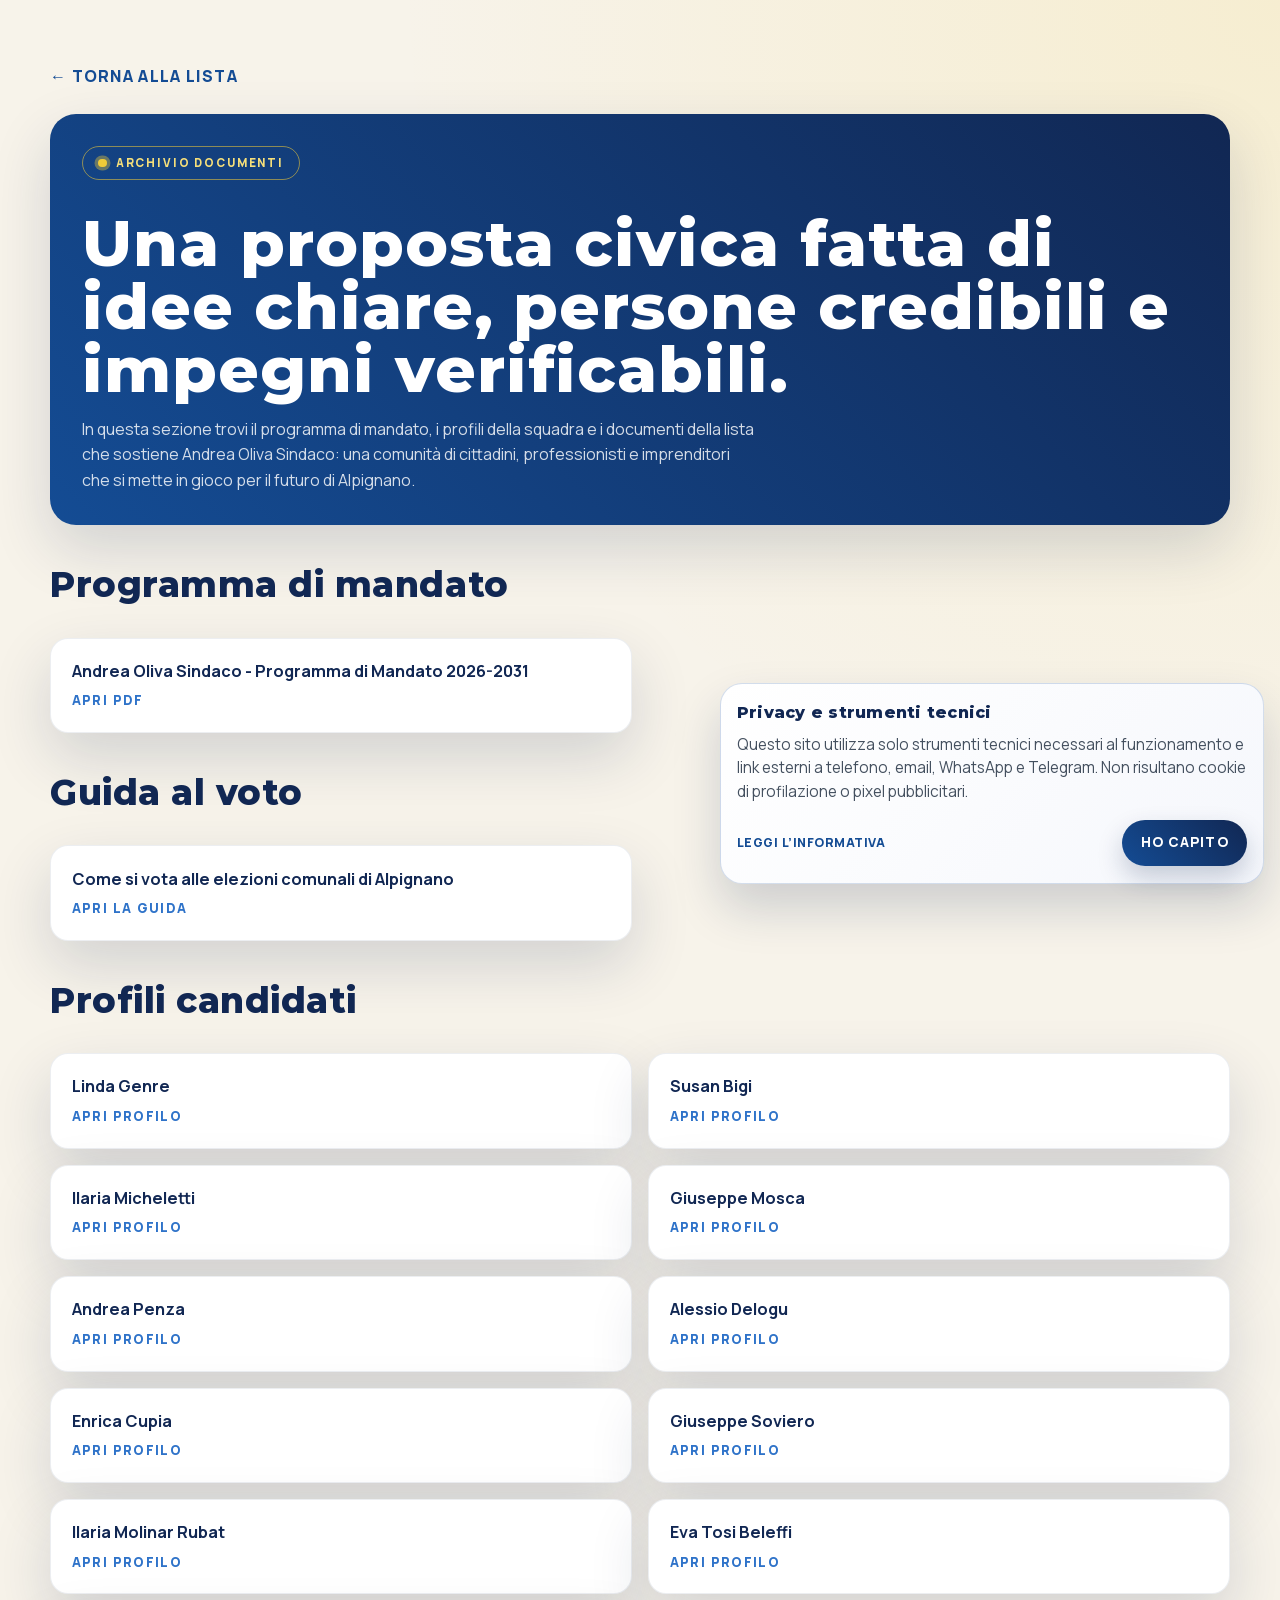
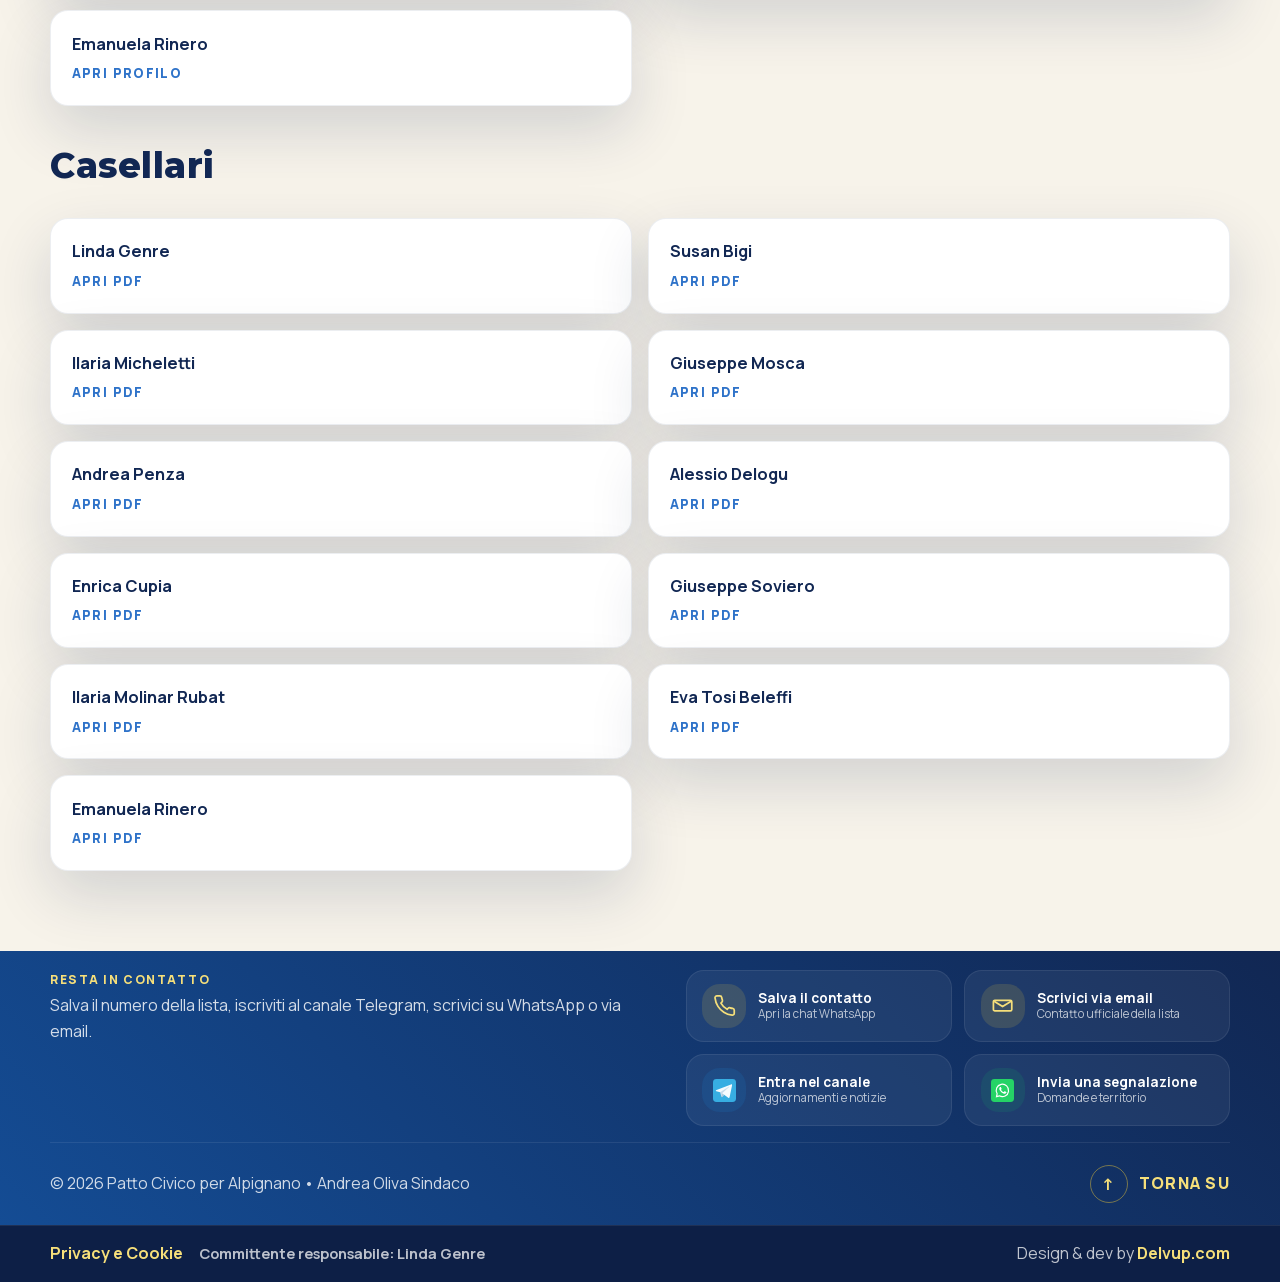
<file: cv/index.html>
<!doctype html>
<html lang="it">
  <head>
    <meta charset="utf-8" />
    <meta http-equiv="refresh" content="0; url=../documenti/" />
    <meta name="viewport" content="width=device-width, initial-scale=1" />
    <title>Documenti Lista | Reindirizzamento</title>
    <link rel="icon" href="../assets/logo-lista-patto-civico.png" type="image/png" />
    <link rel="stylesheet" href="../style.css?v=20260519a" />
  </head>
  <body class="docs-page">
    <main class="docs-shell">
      <div class="container">
        <a class="docs-back" href="../documenti/">&larr; Vai ai documenti aggiornati</a>
      </div>
    </main>
  </body>
</html>
</file>
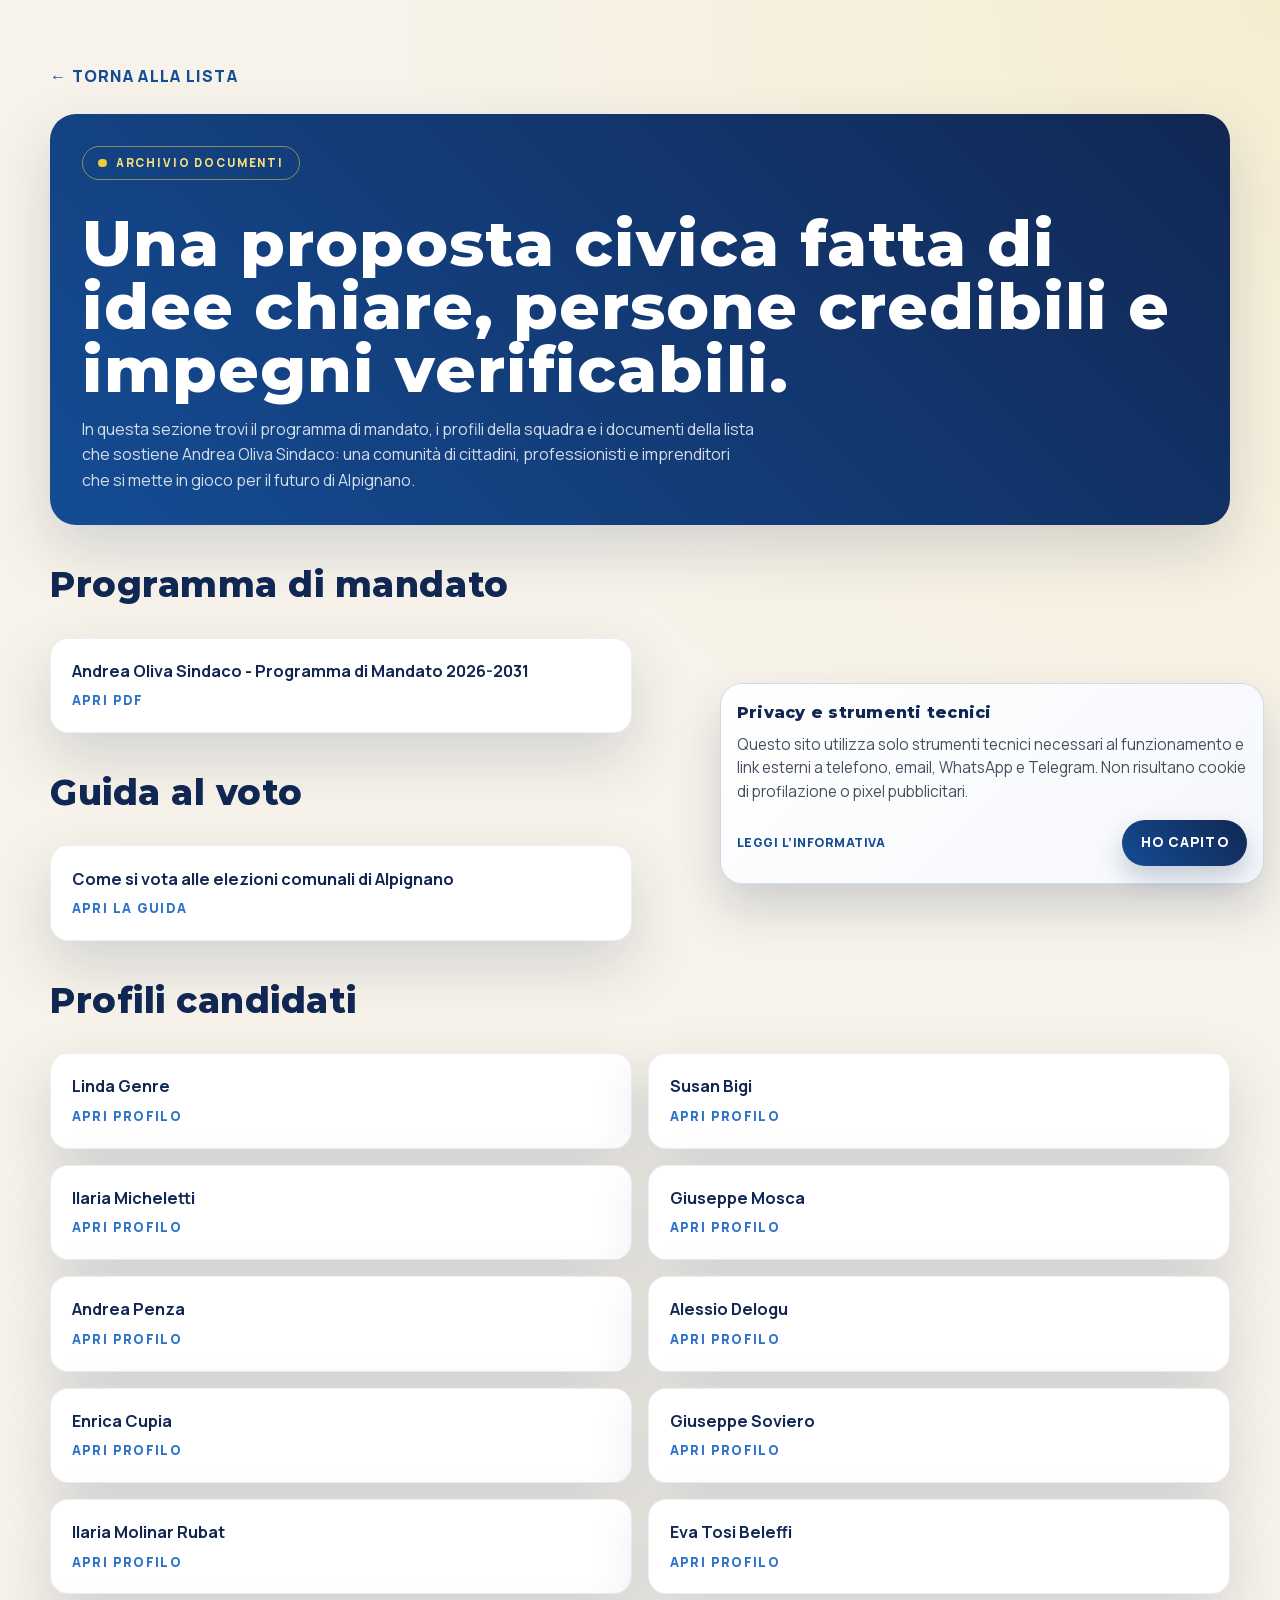
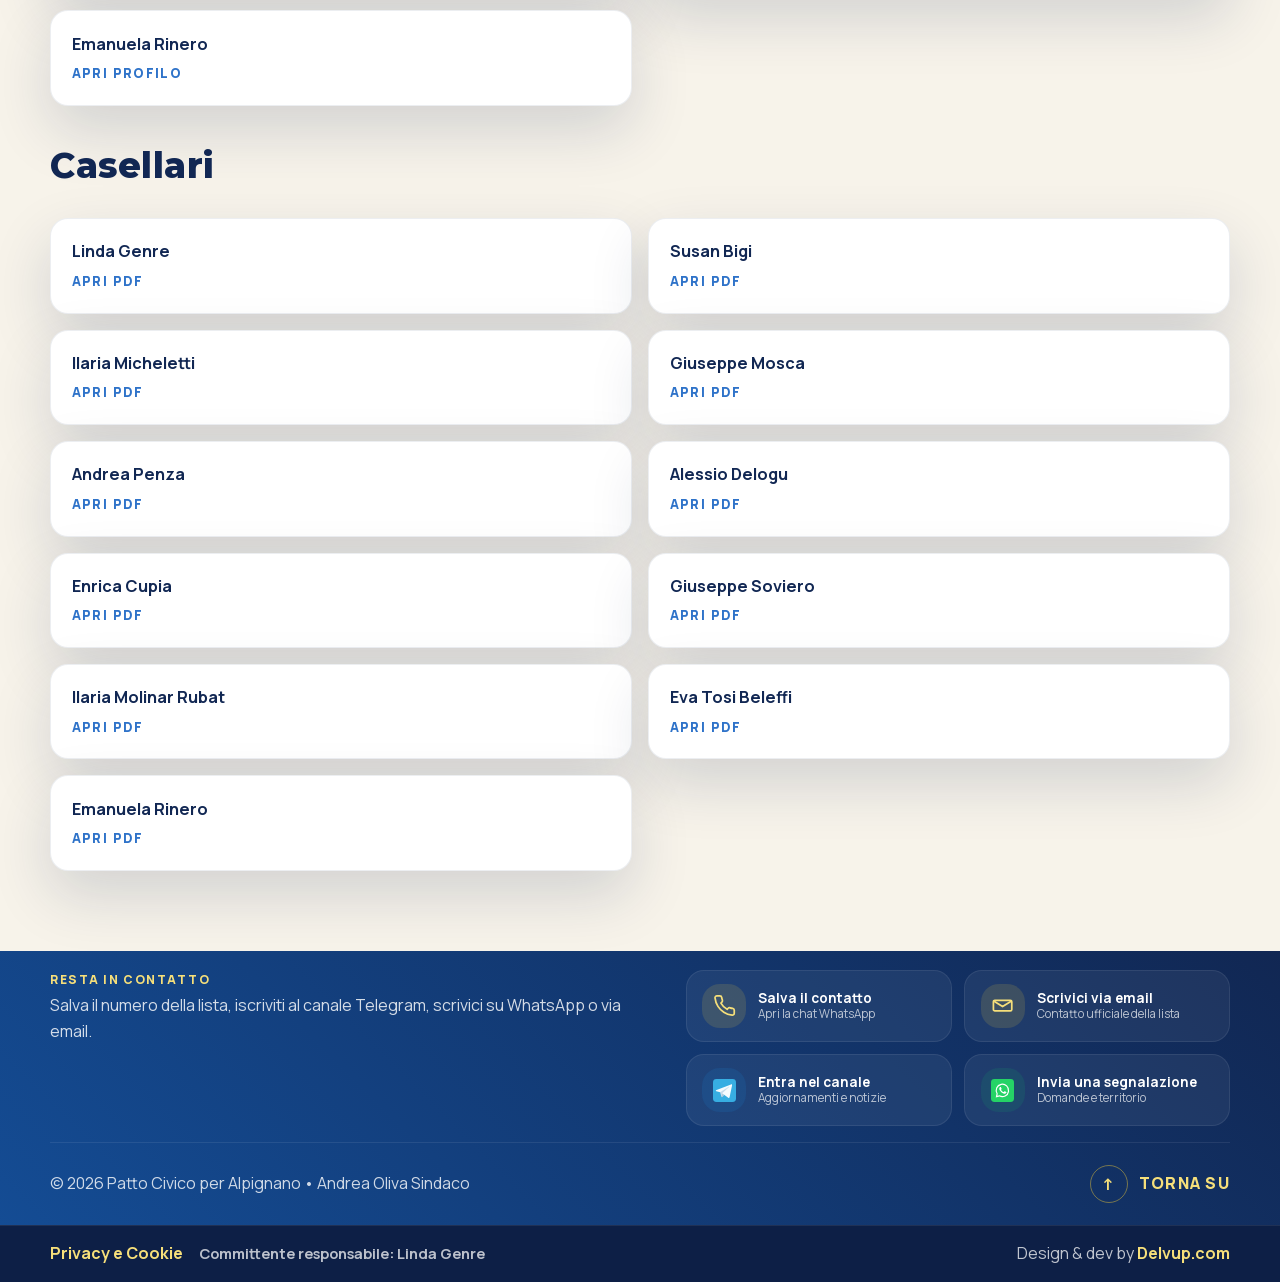
<file: documenti/index.html>
<!doctype html>
<html lang="it">
  <head>
    <meta charset="utf-8" />
    <meta name="viewport" content="width=device-width, initial-scale=1" />
    <meta
      name="description"
      content="Il programma e i documenti della lista Patto Civico per Alpignano, a sostegno di Andrea Oliva Sindaco, per un progetto amministrativo serio, concreto e vicino alla città."
    />
    <title>Documenti Lista | Patto Civico per Alpignano</title>
    <link rel="icon" href="../assets/logo-lista-patto-civico.png" type="image/png" />
    <link rel="shortcut icon" href="../assets/logo-lista-patto-civico.png" />
    <link rel="apple-touch-icon" href="../assets/logo-lista-patto-civico.png" />
    <link rel="preload" href="../assets/fonts/manrope-latin.woff2" as="font" type="font/woff2" crossorigin />
    <link rel="preload" href="../assets/fonts/montserrat-800-latin.woff2" as="font" type="font/woff2" crossorigin />
    <link rel="stylesheet" href="../style.css?v=20260519a" />
    <script>
      document.documentElement.classList.add("js-enabled");
    </script>
    <script defer src="../script.js?v=20260518a"></script>
  </head>
  <body class="docs-page">
    <main class="docs-shell">
      <div class="container">
        <a class="docs-back" href="../">&larr; Torna alla lista</a>

        <section class="docs-hero">
          <span class="section-kicker">Archivio Documenti</span>
          <h1>Una proposta civica fatta di idee chiare, persone credibili e impegni verificabili.</h1>
          <p>
            In questa sezione trovi il programma di mandato, i profili della squadra e i documenti
            della lista che sostiene Andrea Oliva Sindaco: una comunità di cittadini, professionisti
            e imprenditori che si mette in gioco per il futuro di Alpignano.
          </p>
        </section>

        <section class="docs-section">
          <h2>Programma di mandato</h2>
          <div class="docs-list">
            <a
              class="docs-item"
              href="programma/programma-di-mandato-2026-2031.pdf"
              target="_blank"
              rel="noreferrer"
            >
              <strong>Andrea Oliva Sindaco - Programma di Mandato 2026-2031</strong>
              <span>Apri PDF</span>
            </a>
          </div>
        </section>

        <section class="docs-section">
          <h2>Guida al voto</h2>
          <div class="docs-list">
            <a class="docs-item" href="../come-si-vota.html">
              <strong>Come si vota alle elezioni comunali di Alpignano</strong>
              <span>Apri la guida</span>
            </a>
          </div>
        </section>

        <section class="docs-section">
          <h2>Profili candidati</h2>
          <div class="docs-list">
            <a class="docs-item" href="../profilo.html?candidato=linda-genre">
              <strong>Linda Genre</strong>
              <span>Apri Profilo</span>
            </a>
            <a class="docs-item" href="../profilo.html?candidato=susan-bigi">
              <strong>Susan Bigi</strong>
              <span>Apri Profilo</span>
            </a>
            <a class="docs-item" href="../profilo.html?candidato=ilaria-micheletti">
              <strong>Ilaria Micheletti</strong>
              <span>Apri Profilo</span>
            </a>
            <a class="docs-item" href="../profilo.html?candidato=giuseppe-mosca">
              <strong>Giuseppe Mosca</strong>
              <span>Apri Profilo</span>
            </a>
            <a class="docs-item" href="../profilo.html?candidato=andrea-penza">
              <strong>Andrea Penza</strong>
              <span>Apri Profilo</span>
            </a>
            <a class="docs-item" href="../profilo.html?candidato=alessio-delogu">
              <strong>Alessio Delogu</strong>
              <span>Apri Profilo</span>
            </a>
            <a class="docs-item" href="../profilo.html?candidato=enrica-cupia">
              <strong>Enrica Cupia</strong>
              <span>Apri Profilo</span>
            </a>
            <a class="docs-item" href="../profilo.html?candidato=giuseppe-soviero">
              <strong>Giuseppe Soviero</strong>
              <span>Apri Profilo</span>
            </a>
            <a class="docs-item" href="../profilo.html?candidato=ilaria-molinar">
              <strong>Ilaria Molinar Rubat</strong>
              <span>Apri Profilo</span>
            </a>
            <a class="docs-item" href="../profilo.html?candidato=eva-tosi-beleffi">
              <strong>Eva Tosi Beleffi</strong>
              <span>Apri Profilo</span>
            </a>
            <a class="docs-item" href="../profilo.html?candidato=emanuela-rinero">
              <strong>Emanuela Rinero</strong>
              <span>Apri Profilo</span>
            </a>
          </div>
        </section>

        <section class="docs-section">
          <h2>Casellari</h2>
          <div class="docs-list">
            <a class="docs-item" href="casellari/linda-genre.pdf" target="_blank" rel="noreferrer">
              <strong>Linda Genre</strong>
              <span>Apri PDF</span>
            </a>
            <a class="docs-item" href="casellari/susan-bigi.pdf" target="_blank" rel="noreferrer">
              <strong>Susan Bigi</strong>
              <span>Apri PDF</span>
            </a>
            <a class="docs-item" href="casellari/ilaria-micheletti.pdf" target="_blank" rel="noreferrer">
              <strong>Ilaria Micheletti</strong>
              <span>Apri PDF</span>
            </a>
            <a class="docs-item" href="casellari/giuseppe-mosca.pdf" target="_blank" rel="noreferrer">
              <strong>Giuseppe Mosca</strong>
              <span>Apri PDF</span>
            </a>
            <a class="docs-item" href="casellari/andrea-penza.pdf" target="_blank" rel="noreferrer">
              <strong>Andrea Penza</strong>
              <span>Apri PDF</span>
            </a>
            <a class="docs-item" href="casellari/alessio-delogu.pdf" target="_blank" rel="noreferrer">
              <strong>Alessio Delogu</strong>
              <span>Apri PDF</span>
            </a>
            <a class="docs-item" href="casellari/enrica-cupia.pdf" target="_blank" rel="noreferrer">
              <strong>Enrica Cupia</strong>
              <span>Apri PDF</span>
            </a>
            <a class="docs-item" href="casellari/giuseppe-soviero.pdf" target="_blank" rel="noreferrer">
              <strong>Giuseppe Soviero</strong>
              <span>Apri PDF</span>
            </a>
            <a class="docs-item" href="casellari/ilaria-molinar.pdf" target="_blank" rel="noreferrer">
              <strong>Ilaria Molinar Rubat</strong>
              <span>Apri PDF</span>
            </a>
            <a class="docs-item" href="casellari/eva-tosi-beleffi.pdf" target="_blank" rel="noreferrer">
              <strong>Eva Tosi Beleffi</strong>
              <span>Apri PDF</span>
            </a>
            <a class="docs-item" href="casellari/emanuela-rinero.pdf" target="_blank" rel="noreferrer">
              <strong>Emanuela Rinero</strong>
              <span>Apri PDF</span>
            </a>
          </div>
        </section>
      </div>
    </main>

    <footer class="site-footer">
      <div class="container">
        <div class="site-footer__connect">
          <div class="site-footer__connect-copy">
            <span>Resta in contatto</span>
            <p>Salva il numero della lista, iscriviti al canale Telegram, scrivici su WhatsApp o via email.</p>
          </div>
          <div class="site-footer__connect-links">
            <a class="footer-contact footer-contact--phone" data-campaign-link="whatsapp" href="#" target="_blank" rel="noreferrer">
              <span class="footer-contact__icon" aria-hidden="true">
                <svg viewBox="0 0 24 24" fill="none">
                  <path
                    d="M22 16.92v3a2 2 0 0 1-2.18 2 19.86 19.86 0 0 1-8.63-3.07A19.5 19.5 0 0 1 5.15 12.8 19.86 19.86 0 0 1 2.08 4.09 2 2 0 0 1 4.06 1.91h3a2 2 0 0 1 2 1.72c.12.89.33 1.76.63 2.6a2 2 0 0 1-.45 2.11L8.2 9.39a16 16 0 0 0 6.41 6.41l1.05-1.05a2 2 0 0 1 2.11-.45c.84.3 1.71.51 2.6.63A2 2 0 0 1 22 16.92Z"
                    stroke="currentColor"
                    stroke-width="1.8"
                    stroke-linecap="round"
                    stroke-linejoin="round"
                  />
                </svg>
              </span>
              <span class="footer-contact__text">
                <strong>Salva il contatto</strong>
                <small>Apri la chat WhatsApp</small>
              </span>
            </a>
            <a class="footer-contact footer-contact--email" data-campaign-link="email" href="#">
              <span class="footer-contact__icon" aria-hidden="true">
                <svg viewBox="0 0 24 24" fill="none">
                  <path
                    d="M4 6.5h16A1.5 1.5 0 0 1 21.5 8v8A1.5 1.5 0 0 1 20 17.5H4A1.5 1.5 0 0 1 2.5 16V8A1.5 1.5 0 0 1 4 6.5Z"
                    stroke="currentColor"
                    stroke-width="1.8"
                    stroke-linecap="round"
                    stroke-linejoin="round"
                  />
                  <path
                    d="m4 8 8 5 8-5"
                    stroke="currentColor"
                    stroke-width="1.8"
                    stroke-linecap="round"
                    stroke-linejoin="round"
                  />
                </svg>
              </span>
              <span class="footer-contact__text">
                <strong>Scrivici via email</strong>
                <small>Contatto ufficiale della lista</small>
              </span>
            </a>
            <a
              class="footer-contact footer-contact--telegram"
              data-campaign-link="telegram"
              href="#"
              target="_blank"
              rel="noreferrer"
            >
              <span class="footer-contact__icon" aria-hidden="true">
                <img
                  src="../assets/icons/telegram.svg"
                  alt=""
                  width="24"
                  height="24"
                  decoding="async"
                />
              </span>
              <span class="footer-contact__text">
                <strong>Entra nel canale</strong>
                <small>Aggiornamenti e notizie</small>
              </span>
            </a>
            <a
              class="footer-contact footer-contact--whatsapp"
              data-campaign-link="whatsapp"
              href="#"
              target="_blank"
              rel="noreferrer"
            >
              <span class="footer-contact__icon" aria-hidden="true">
                <img
                  src="../assets/icons/whatsapp.svg"
                  alt=""
                  width="24"
                  height="24"
                  decoding="async"
                />
              </span>
              <span class="footer-contact__text">
                <strong>Invia una segnalazione</strong>
                <small>Domande e territorio</small>
              </span>
            </a>
          </div>
        </div>

        <div class="site-footer__inner">
          <div class="site-footer__meta">
            <p>© <span id="current-year"></span> Patto Civico per Alpignano • Andrea Oliva Sindaco</p>
          </div>
          <button class="scroll-top" type="button" data-scroll-top aria-label="Torna in cima">
            <span class="scroll-top__icon" aria-hidden="true">↑</span>
            <span>Torna su</span>
          </button>
        </div>
      </div>
    </footer>

    <div class="cookie-notice" data-cookie-notice>
      <div class="cookie-notice__copy">
        <strong>Privacy e strumenti tecnici</strong>
        <p>
          Questo sito utilizza solo strumenti tecnici necessari al funzionamento e link esterni a
          telefono, email, WhatsApp e Telegram. Non risultano cookie di profilazione o pixel
          pubblicitari.
        </p>
      </div>
      <div class="cookie-notice__actions">
        <a class="cookie-notice__link" href="../privacy.html">Leggi l’informativa</a>
        <button class="cookie-notice__button" type="button" data-cookie-dismiss>Ho capito</button>
      </div>
    </div>

    <div class="site-bottombar">
      <div class="container site-bottombar__inner">
        <div class="site-bottombar__meta">
          <a href="../privacy.html">Privacy e Cookie</a>
          <span>Committente responsabile: Linda Genre</span>
        </div>
        <p class="site-bottombar__credit">
          Design &amp; dev by
          <a href="https://delvup.com" target="_blank" rel="noreferrer">Delvup.com</a>
        </p>
      </div>
    </div>
  </body>
</html>
</file>
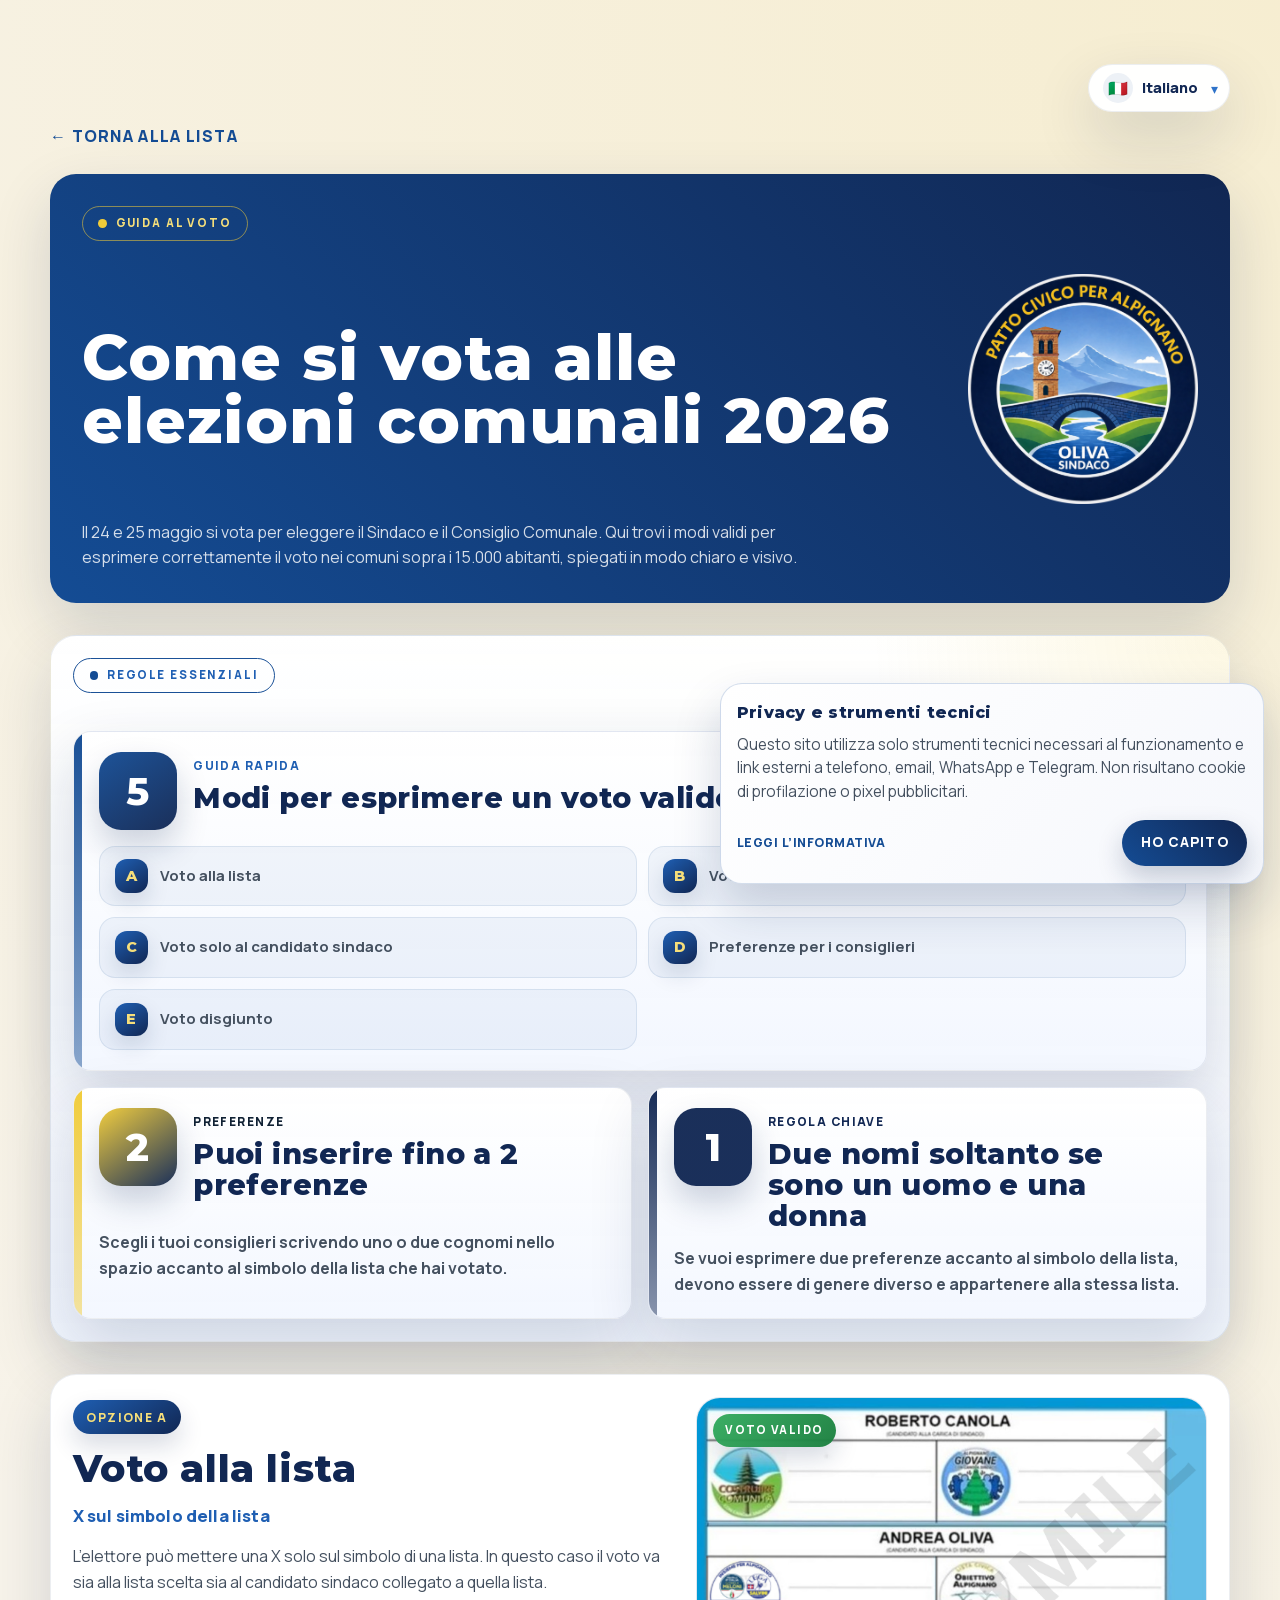
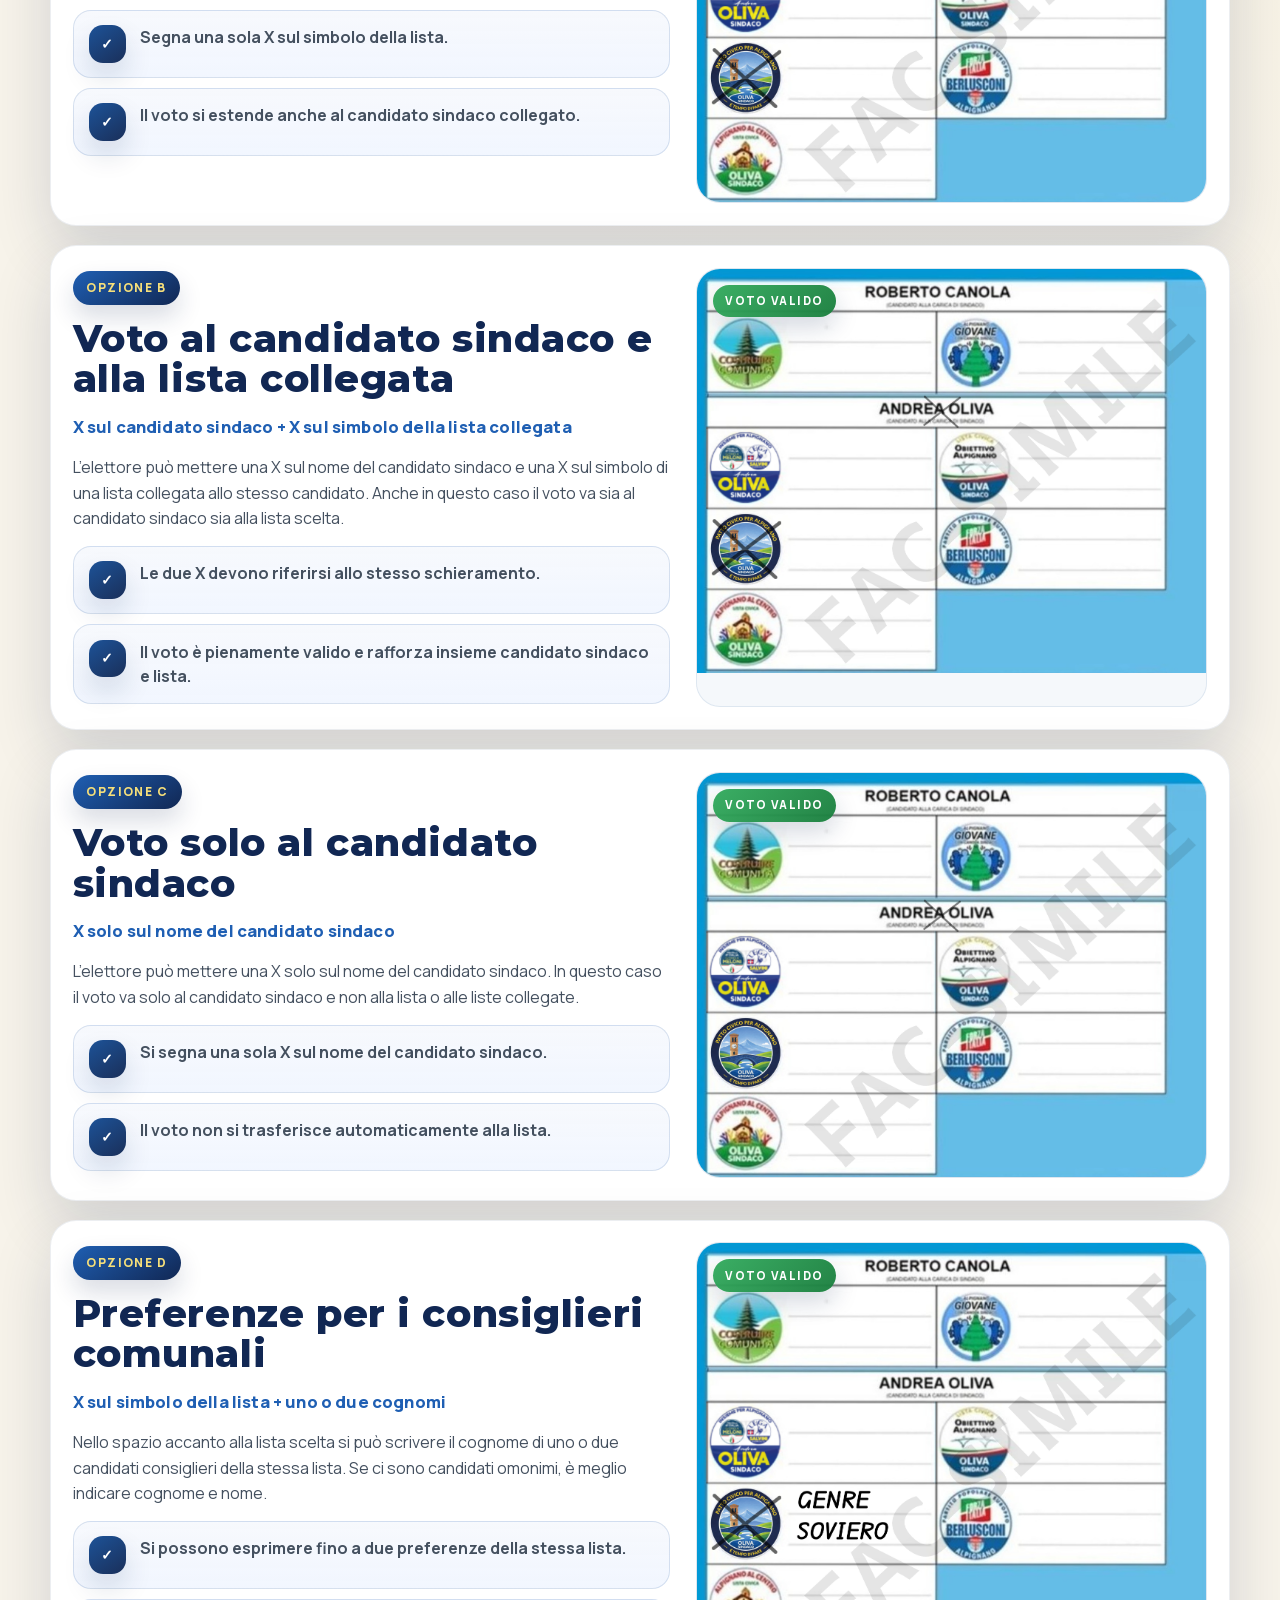
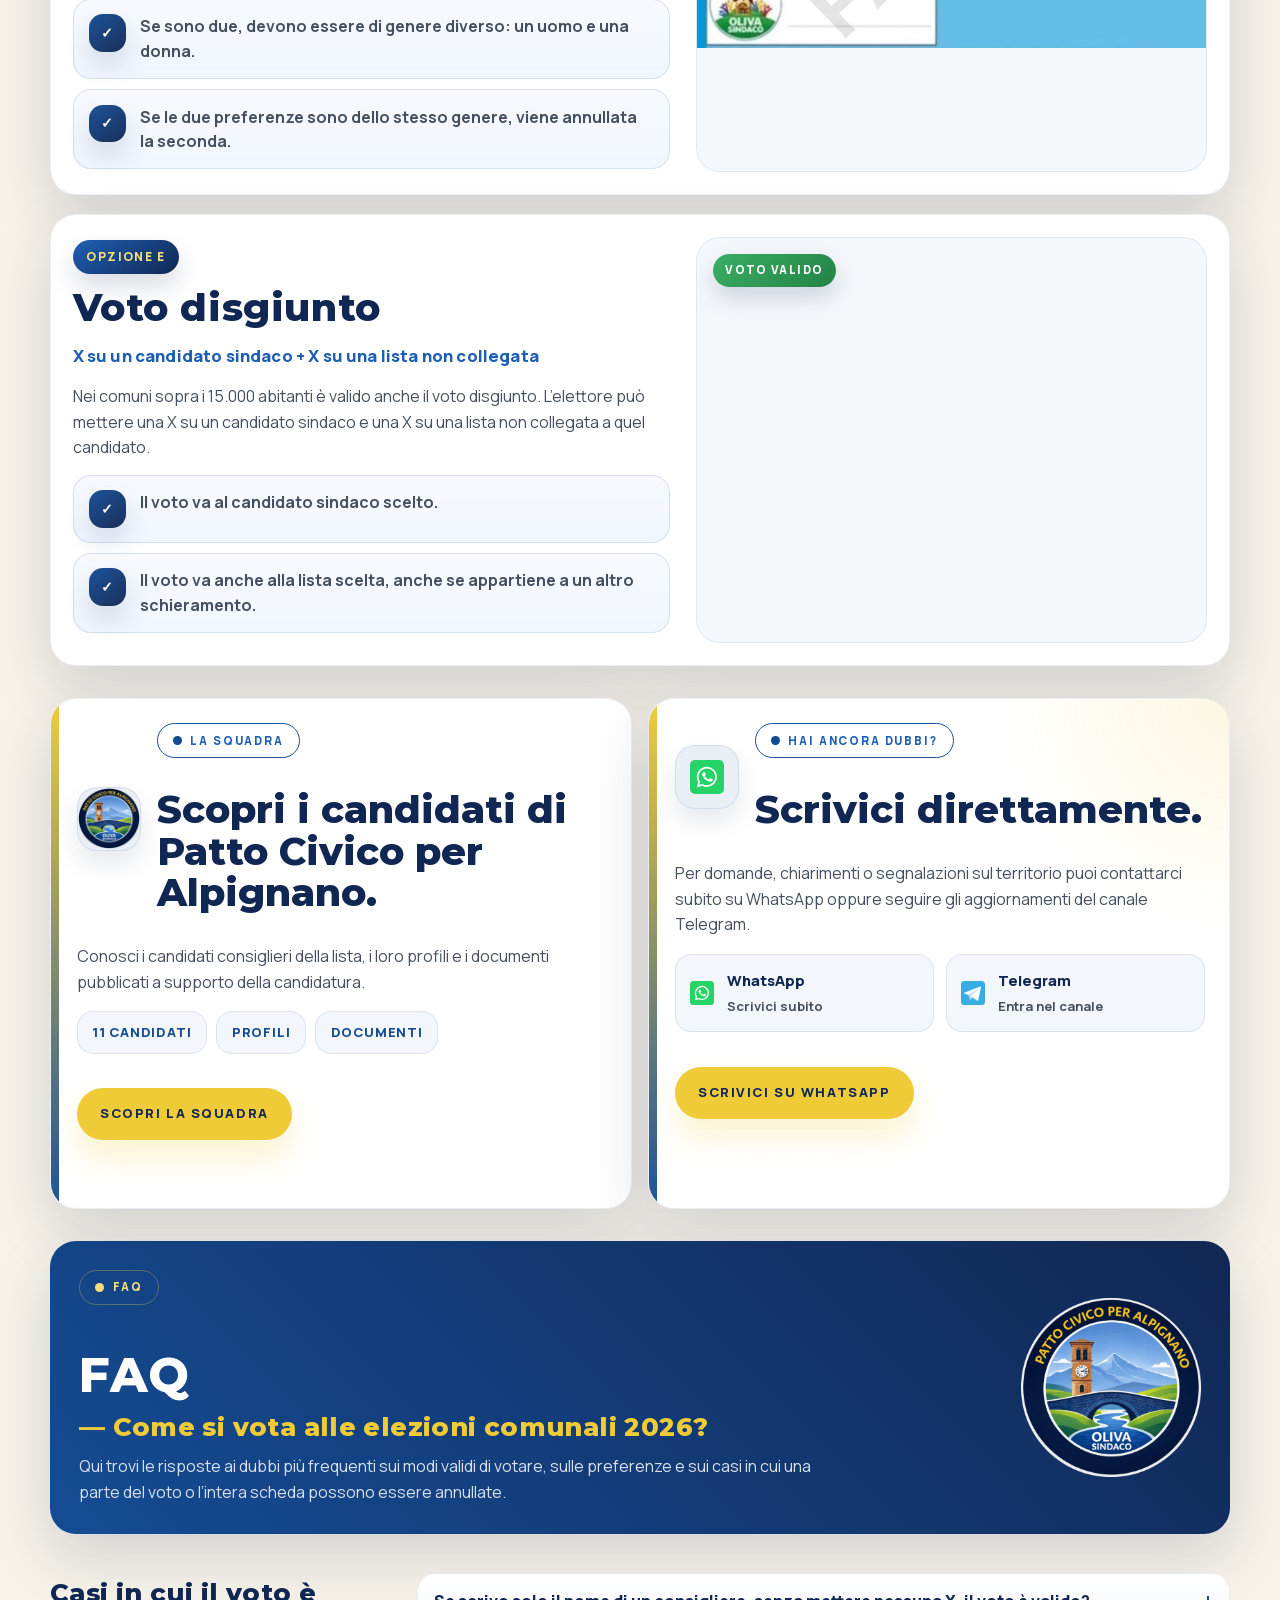
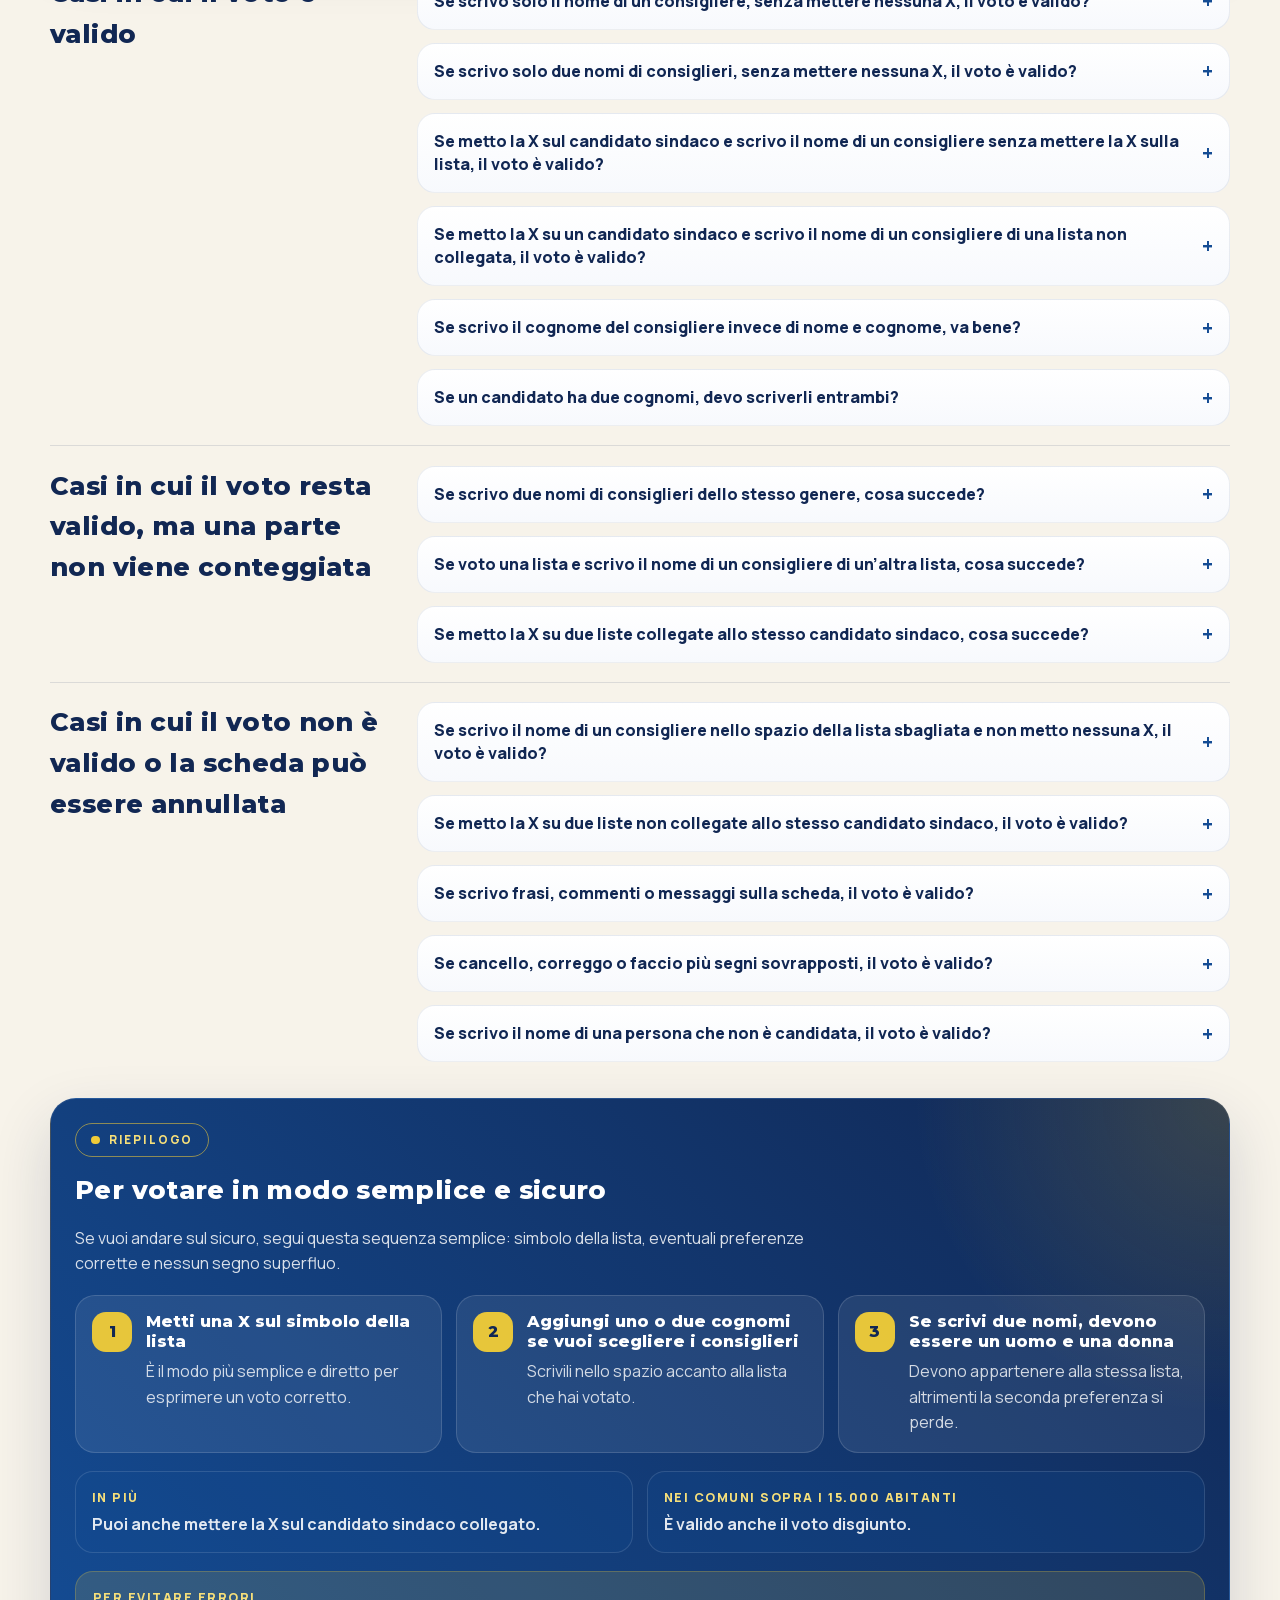
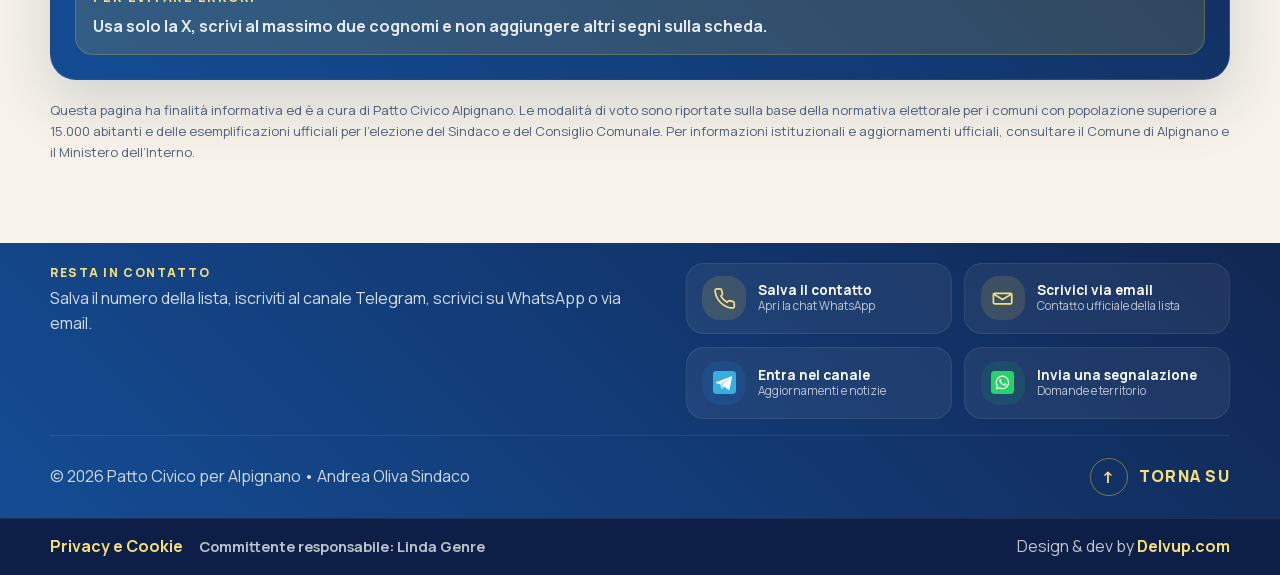
<file: come-si-vota.html>
<!doctype html>
<html lang="it">
  <head>
    <meta charset="utf-8" />
    <meta name="viewport" content="width=device-width, initial-scale=1" />
    <meta
      name="description"
      content="Guida chiara ai modi validi per votare alle elezioni comunali di Alpignano: lista, sindaco, voto disgiunto e preferenze."
    />
    <meta name="theme-color" content="#144C94" />
    <title>Come Si Vota | Patto Civico per Alpignano</title>
    <link rel="icon" href="assets/logo-lista-patto-civico.png" type="image/png" />
    <link rel="shortcut icon" href="assets/logo-lista-patto-civico.png" />
    <link rel="apple-touch-icon" href="assets/logo-lista-patto-civico.png" />
    <link rel="preload" href="assets/fonts/manrope-latin.woff2" as="font" type="font/woff2" crossorigin />
    <link rel="preload" href="assets/fonts/montserrat-800-latin.woff2" as="font" type="font/woff2" crossorigin />
    <link rel="stylesheet" href="style.css?v=20260520c" />
    <script>
      document.documentElement.classList.add("js-enabled");
    </script>
    <script defer src="script.js?v=20260518a"></script>
    <script defer src="vote-guide-i18n.js?v=20260520b"></script>
  </head>
  <body class="docs-page vote-guide-page">
    <main class="docs-shell">
      <div class="container">
        <div class="vote-guide-langmenu-wrap">
          <details class="vote-guide-langmenu">
            <summary class="vote-guide-langmenu__summary">
              <span class="vote-guide-langmenu__current">
                <span class="vote-guide-langmenu__current-flag" data-vote-guide-current-flag>🇮🇹</span>
                <span class="vote-guide-langmenu__current-label" data-vote-guide-current-label>Italiano</span>
              </span>
              <span class="vote-guide-langmenu__chevron" aria-hidden="true">▾</span>
            </summary>
            <nav class="vote-guide-langmenu__panel" aria-label="Lingue disponibili">
              <a class="vote-guide-langmenu__link" data-vote-guide-lang="it" href="./come-si-vota.html">
                <span class="vote-guide-langmenu__flag" aria-hidden="true">🇮🇹</span>
                <span>Italiano</span>
              </a>
              <a class="vote-guide-langmenu__link" data-vote-guide-lang="ro" href="./come-si-vota.html?lang=ro">
                <span class="vote-guide-langmenu__flag" aria-hidden="true">🇷🇴</span>
                <span>Română</span>
              </a>
              <a class="vote-guide-langmenu__link" data-vote-guide-lang="pt-br" href="./come-si-vota.html?lang=pt-br">
                <span class="vote-guide-langmenu__flag" aria-hidden="true">🇧🇷</span>
                <span>Português (Brasil)</span>
              </a>
              <a class="vote-guide-langmenu__link" data-vote-guide-lang="es-ar" href="./come-si-vota.html?lang=es-ar">
                <span class="vote-guide-langmenu__flag" aria-hidden="true">🇦🇷</span>
                <span>Español (Argentina)</span>
              </a>
            </nav>
          </details>
        </div>

        <a class="docs-back" href="./">&larr; Torna alla lista</a>

        <section class="docs-hero vote-guide-hero">
          <span class="section-kicker">Guida al voto</span>
          <div class="vote-guide-hero__header">
            <div class="vote-guide-hero__copy">
              <h1>Come si vota alle elezioni comunali 2026</h1>
            </div>
            <div class="vote-guide-hero__logo-shell" aria-hidden="true">
              <img
                class="vote-guide-hero__logo"
                src="assets/logo-lista-patto-civico.png"
                alt=""
                width="230"
                height="230"
                decoding="async"
              />
            </div>
          </div>
          <p>
            Il 24 e 25 maggio si vota per eleggere il Sindaco e il Consiglio Comunale. Qui trovi i
            modi validi per esprimere correttamente il voto nei comuni sopra i 15.000 abitanti,
            spiegati in modo chiaro e visivo.
          </p>
        </section>

        <section class="vote-guide-summary-block reveal is-visible">
          <span class="section-kicker">Regole essenziali</span>
          <div class="vote-guide-summary">
            <article class="vote-guide-summary__item vote-guide-summary__item--wide">
              <span class="vote-guide-summary__accent" aria-hidden="true"></span>
              <div class="vote-guide-summary__frame">
                <div class="vote-guide-summary__header">
                  <strong class="vote-guide-summary__metric">5</strong>
                  <div class="vote-guide-summary__copy">
                    <span class="vote-guide-summary__eyebrow">Guida rapida</span>
                    <h2>Modi per esprimere un voto valido</h2>
                  </div>
                </div>
                <ul class="vote-guide-summary__list vote-guide-summary__list--grid">
                  <li>
                    <a class="vote-guide-summary__link" href="#opzione-a">
                      <strong>A</strong>
                      <span>Voto alla lista</span>
                    </a>
                  </li>
                  <li>
                    <a class="vote-guide-summary__link" href="#opzione-b">
                      <strong>B</strong>
                      <span>Voto al candidato sindaco e alla lista collegata</span>
                    </a>
                  </li>
                  <li>
                    <a class="vote-guide-summary__link" href="#opzione-c">
                      <strong>C</strong>
                      <span>Voto solo al candidato sindaco</span>
                    </a>
                  </li>
                  <li>
                    <a class="vote-guide-summary__link" href="#opzione-d">
                      <strong>D</strong>
                      <span>Preferenze per i consiglieri</span>
                    </a>
                  </li>
                  <li>
                    <a class="vote-guide-summary__link" href="#opzione-e">
                      <strong>E</strong>
                      <span>Voto disgiunto</span>
                    </a>
                  </li>
                </ul>
              </div>
            </article>
            <article class="vote-guide-summary__item">
              <span class="vote-guide-summary__accent" aria-hidden="true"></span>
              <div class="vote-guide-summary__frame">
                <div class="vote-guide-summary__header">
                  <strong class="vote-guide-summary__metric">2</strong>
                  <div class="vote-guide-summary__copy">
                    <span class="vote-guide-summary__eyebrow">Preferenze</span>
                    <h2>Puoi inserire fino a 2 preferenze</h2>
                  </div>
                </div>
                <p class="vote-guide-summary__text">
                  Scegli i tuoi consiglieri scrivendo uno o due cognomi nello spazio accanto al
                  simbolo della lista che hai votato.
                </p>
              </div>
            </article>
            <article class="vote-guide-summary__item">
              <span class="vote-guide-summary__accent" aria-hidden="true"></span>
              <div class="vote-guide-summary__frame">
                <div class="vote-guide-summary__header">
                  <strong class="vote-guide-summary__metric">1</strong>
                  <div class="vote-guide-summary__copy">
                    <span class="vote-guide-summary__eyebrow">Regola chiave</span>
                    <h2>Due nomi soltanto se sono un uomo e una donna</h2>
                  </div>
                </div>
                <p class="vote-guide-summary__text">
                  Se vuoi esprimere due preferenze accanto al simbolo della lista, devono essere di
                  genere diverso e appartenere alla stessa lista.
                </p>
              </div>
            </article>
          </div>
        </section>

        <section class="vote-guide-list">
          <article class="vote-guide-row reveal is-visible" id="opzione-a">
            <div class="vote-guide-content">
              <span class="vote-guide-badge">Opzione A</span>
              <h2>Voto alla lista</h2>
              <p class="vote-guide-subtitle">X sul simbolo della lista</p>
              <p>
                L’elettore può mettere una X solo sul simbolo di una lista. In questo caso il voto
                va sia alla lista scelta sia al candidato sindaco collegato a quella lista.
              </p>
              <ul class="vote-guide-points">
                <li>Segna una sola X sul simbolo della lista.</li>
                <li>Il voto si estende anche al candidato sindaco collegato.</li>
              </ul>
            </div>

            <div class="vote-guide-visual">
              <div class="vote-guide-placeholder">
                <span class="vote-guide-placeholder__status">Voto valido</span>
                <div class="vote-guide-placeholder__media">
                  <img
                    src="assets/vote-guide/01-scheda-esempio-voto-alla-lista.jpg"
                    alt="Esempio di voto valido alla lista Patto Civico per Alpignano"
                    width="1377"
                    height="1048"
                    decoding="async"
                  />
                </div>
              </div>
            </div>
          </article>

          <article class="vote-guide-row reveal is-visible" id="opzione-b">
            <div class="vote-guide-content">
              <span class="vote-guide-badge">Opzione B</span>
              <h2>Voto al candidato sindaco e alla lista collegata</h2>
              <p class="vote-guide-subtitle">X sul candidato sindaco + X sul simbolo della lista collegata</p>
              <p>
                L’elettore può mettere una X sul nome del candidato sindaco e una X sul simbolo di
                una lista collegata allo stesso candidato. Anche in questo caso il voto va sia al
                candidato sindaco sia alla lista scelta.
              </p>
              <ul class="vote-guide-points">
                <li>Le due X devono riferirsi allo stesso schieramento.</li>
                <li>Il voto è pienamente valido e rafforza insieme candidato sindaco e lista.</li>
              </ul>
            </div>

            <div class="vote-guide-visual">
              <div class="vote-guide-placeholder">
                <span class="vote-guide-placeholder__status">Voto valido</span>
                <div class="vote-guide-placeholder__media">
                  <img
                    src="assets/vote-guide/02-scheda-esempio-voto-alla-lista-e-al-sindaco.jpg"
                    alt="Esempio di voto valido al candidato sindaco e alla lista collegata"
                    width="1377"
                    height="1048"
                    decoding="async"
                  />
                </div>
              </div>
            </div>
          </article>

          <article class="vote-guide-row reveal is-visible" id="opzione-c">
            <div class="vote-guide-content">
              <span class="vote-guide-badge">Opzione C</span>
              <h2>Voto solo al candidato sindaco</h2>
              <p class="vote-guide-subtitle">X solo sul nome del candidato sindaco</p>
              <p>
                L’elettore può mettere una X solo sul nome del candidato sindaco. In questo caso il
                voto va solo al candidato sindaco e non alla lista o alle liste collegate.
              </p>
              <ul class="vote-guide-points">
                <li>Si segna una sola X sul nome del candidato sindaco.</li>
                <li>Il voto non si trasferisce automaticamente alla lista.</li>
              </ul>
            </div>

            <div class="vote-guide-visual">
              <div class="vote-guide-placeholder">
                <span class="vote-guide-placeholder__status">Voto valido</span>
                <div class="vote-guide-placeholder__media">
                  <img
                    src="assets/vote-guide/03-scheda-esempio-voto-al-sindaco.jpg"
                    alt="Esempio di voto valido espresso solo sul candidato sindaco"
                    width="1377"
                    height="1048"
                    decoding="async"
                  />
                </div>
              </div>
            </div>
          </article>

          <article class="vote-guide-row reveal is-visible" id="opzione-d">
            <div class="vote-guide-content">
              <span class="vote-guide-badge">Opzione D</span>
              <h2>Preferenze per i consiglieri comunali</h2>
              <p class="vote-guide-subtitle">X sul simbolo della lista + uno o due cognomi</p>
              <p>
                Nello spazio accanto alla lista scelta si può scrivere il cognome di uno o due
                candidati consiglieri della stessa lista. Se ci sono candidati omonimi, è meglio
                indicare cognome e nome.
              </p>
              <ul class="vote-guide-points">
                <li>Si possono esprimere fino a due preferenze della stessa lista.</li>
                <li>Se sono due, devono essere di genere diverso: un uomo e una donna.</li>
                <li>Se le due preferenze sono dello stesso genere, viene annullata la seconda.</li>
              </ul>
            </div>

            <div class="vote-guide-visual">
              <div class="vote-guide-placeholder">
                <span class="vote-guide-placeholder__status">Voto valido</span>
                <div class="vote-guide-placeholder__media">
                  <img
                    src="assets/vote-guide/04-scheda-esempio-voto-alla-lista-con-preferenze.jpg"
                    alt="Esempio di voto valido alla lista con due preferenze corrette"
                    width="1377"
                    height="1048"
                    decoding="async"
                  />
                </div>
              </div>
            </div>
          </article>

          <article class="vote-guide-row reveal is-visible" id="opzione-e">
            <div class="vote-guide-content">
              <span class="vote-guide-badge">Opzione E</span>
              <h2>Voto disgiunto</h2>
              <p class="vote-guide-subtitle">X su un candidato sindaco + X su una lista non collegata</p>
              <p>
                Nei comuni sopra i 15.000 abitanti è valido anche il voto disgiunto. L’elettore può
                mettere una X su un candidato sindaco e una X su una lista non collegata a quel
                candidato.
              </p>
              <ul class="vote-guide-points">
                <li>Il voto va al candidato sindaco scelto.</li>
                <li>Il voto va anche alla lista scelta, anche se appartiene a un altro schieramento.</li>
              </ul>
            </div>

            <div class="vote-guide-visual">
              <div class="vote-guide-placeholder">
                <span class="vote-guide-placeholder__status">Voto valido</span>
                <div class="vote-guide-placeholder__media">
                  <img
                    src="assets/vote-guide/05-scheda-esempio-voto-disgiunto.jpg"
                    alt="Esempio di voto valido disgiunto tra candidato sindaco e lista non collegata"
                    width="1377"
                    height="1048"
                    decoding="async"
                  />
                </div>
              </div>
            </div>
          </article>
        </section>

        <section class="vote-guide-cta reveal is-visible">
          <div class="vote-guide-cta__panel">
            <span class="vote-guide-cta__accent" aria-hidden="true"></span>
            <div class="vote-guide-cta__frame">
              <div class="vote-guide-cta__topline">
                <span class="vote-guide-cta__icon vote-guide-cta__icon--logo" aria-hidden="true">
                  <img
                    src="assets/logo-lista-patto-civico.png"
                    alt=""
                    width="56"
                    height="56"
                    decoding="async"
                  />
                </span>
                <div>
                  <span class="section-kicker">La squadra</span>
                  <h2>Scopri i candidati di Patto Civico per Alpignano.</h2>
                </div>
              </div>
              <p>
                Conosci i candidati consiglieri della lista, i loro profili e i documenti
                pubblicati a supporto della candidatura.
              </p>
              <div class="vote-guide-cta__tags" aria-hidden="true">
                <span>11 candidati</span>
                <span>Profili</span>
                <span>Documenti</span>
              </div>
              <div class="vote-guide-cta__actions">
                <a class="btn btn--primary" href="./index.html#candidati">Scopri la squadra</a>
              </div>
            </div>
          </div>

          <div class="vote-guide-cta__panel vote-guide-cta__panel--contact">
            <span class="vote-guide-cta__accent" aria-hidden="true"></span>
            <div class="vote-guide-cta__frame">
              <div class="vote-guide-cta__topline">
                <span class="vote-guide-cta__icon vote-guide-cta__icon--chat" aria-hidden="true">
                  <img
                    src="assets/icons/whatsapp.svg"
                    alt=""
                    width="28"
                    height="28"
                    decoding="async"
                  />
                </span>
                <div>
                  <span class="section-kicker">Hai ancora dubbi?</span>
                  <h2>Scrivici direttamente.</h2>
                </div>
              </div>
              <p>
                Per domande, chiarimenti o segnalazioni sul territorio puoi contattarci subito su
                WhatsApp oppure seguire gli aggiornamenti del canale Telegram.
              </p>
              <div class="vote-guide-cta__contact-grid">
                <a
                  class="vote-guide-cta__contact-link"
                  data-campaign-link="whatsapp"
                  href="#"
                  target="_blank"
                  rel="noreferrer"
                >
                  <img src="assets/icons/whatsapp.svg" alt="" width="22" height="22" decoding="async" />
                  <span>
                    <strong>WhatsApp</strong>
                    <small>Scrivici subito</small>
                  </span>
                </a>
                <a
                  class="vote-guide-cta__contact-link"
                  data-campaign-link="telegram"
                  href="#"
                  target="_blank"
                  rel="noreferrer"
                >
                  <img src="assets/icons/telegram.svg" alt="" width="22" height="22" decoding="async" />
                  <span>
                    <strong>Telegram</strong>
                    <small>Entra nel canale</small>
                  </span>
                </a>
              </div>
              <div class="vote-guide-cta__actions">
                <a class="btn btn--primary" data-campaign-link="whatsapp" href="#" target="_blank" rel="noreferrer">
                  Scrivici su WhatsApp
                </a>
                <a class="btn btn--ghost btn--light" data-campaign-link="telegram" href="#" target="_blank" rel="noreferrer">
                  Entra nel canale Telegram
                </a>
              </div>
            </div>
          </div>
        </section>

        <section class="vote-guide-faq reveal is-visible">
          <div class="vote-guide-faq__banner">
            <div class="vote-guide-faq__banner-copy">
              <span class="section-kicker">FAQ</span>
              <h2>FAQ</h2> 
              <h3>— Come si vota alle elezioni comunali 2026?</h3>
              <p>
                Qui trovi le risposte ai dubbi più frequenti sui modi validi di votare, sulle
                preferenze e sui casi in cui una parte del voto o l’intera scheda possono essere
                annullate.
              </p>
            </div>
            <div class="vote-guide-faq__banner-logo" aria-hidden="true">
              <img
                src="assets/logo-lista-patto-civico.png"
                alt=""
                width="180"
                height="180"
                decoding="async"
              />
            </div>
          </div>

          <div class="vote-guide-faq__sections">
            <section class="vote-guide-faq__section">
              <div class="vote-guide-faq__titlecol">
                <h3>Casi in cui il voto è valido</h3>
              </div>
              <div class="vote-guide-faq__contentcol">
              <details class="vote-guide-faq__item">
                <summary>Se scrivo solo il nome di un consigliere, senza mettere nessuna X, il voto è valido?</summary>
                <div class="vote-guide-faq__answer">
                  <p>Sì, se il nome è scritto chiaramente nello spazio della lista a cui appartiene.</p>
                  <p>In questo caso il voto va alla lista, al candidato sindaco collegato e al candidato consigliere indicato.</p>
                </div>
              </details>

              <details class="vote-guide-faq__item">
                <summary>Se scrivo solo due nomi di consiglieri, senza mettere nessuna X, il voto è valido?</summary>
                <div class="vote-guide-faq__answer">
                  <p>Sì, se i due candidati appartengono alla stessa lista e sono di genere diverso.</p>
                  <p>Il voto va alla lista, al candidato sindaco collegato e ai due candidati consiglieri indicati.</p>
                </div>
              </details>

              <details class="vote-guide-faq__item">
                <summary>Se metto la X sul candidato sindaco e scrivo il nome di un consigliere senza mettere la X sulla lista, il voto è valido?</summary>
                <div class="vote-guide-faq__answer">
                  <p>Sì, se il nome del consigliere è scritto nello spazio della lista corretta.</p>
                  <p>In questo caso il voto va al candidato sindaco, alla lista del consigliere e al consigliere indicato.</p>
                </div>
              </details>

              <details class="vote-guide-faq__item">
                <summary>Se metto la X su un candidato sindaco e scrivo il nome di un consigliere di una lista non collegata, il voto è valido?</summary>
                <div class="vote-guide-faq__answer">
                  <p>Sì, se la preferenza è scritta nello spazio della lista corretta.</p>
                  <p>In pratica il voto va al candidato sindaco scelto e alla lista del consigliere indicato. È una forma di voto disgiunto.</p>
                </div>
              </details>

              <details class="vote-guide-faq__item">
                <summary>Se scrivo il cognome del consigliere invece di nome e cognome, va bene?</summary>
                <div class="vote-guide-faq__answer">
                  <p>Sì.</p>
                  <p>Di norma basta il cognome.</p>
                  <p>È meglio scrivere anche il nome solo se ci sono candidati con lo stesso cognome.</p>
                </div>
              </details>

              <details class="vote-guide-faq__item">
                <summary>Se un candidato ha due cognomi, devo scriverli entrambi?</summary>
                <div class="vote-guide-faq__answer">
                  <p>No, di norma può bastarne uno, purché il candidato sia identificabile chiaramente.</p>
                  <p>Se c’è rischio di confusione, meglio scrivere nome e cognome completi.</p>
                </div>
              </details>
              </div>
            </section>

            <section class="vote-guide-faq__section">
              <div class="vote-guide-faq__titlecol">
                <h3>Casi in cui il voto resta valido, ma una parte non viene conteggiata</h3>
              </div>
              <div class="vote-guide-faq__contentcol">
              <details class="vote-guide-faq__item">
                <summary>Se scrivo due nomi di consiglieri dello stesso genere, cosa succede?</summary>
                <div class="vote-guide-faq__answer">
                  <p>Il voto resta valido.</p>
                  <p>Vengono conteggiati il voto alla lista e al candidato sindaco collegato, ma la seconda preferenza viene annullata.</p>
                </div>
              </details>

              <details class="vote-guide-faq__item">
                <summary>Se voto una lista e scrivo il nome di un consigliere di un’altra lista, cosa succede?</summary>
                <div class="vote-guide-faq__answer">
                  <p>Il voto alla lista resta valido.</p>
                  <p>La preferenza al consigliere non viene conteggiata, perché il candidato indicato non appartiene alla lista votata.</p>
                </div>
              </details>

              <details class="vote-guide-faq__item">
                <summary>Se metto la X su due liste collegate allo stesso candidato sindaco, cosa succede?</summary>
                <div class="vote-guide-faq__answer">
                  <p>Il voto può essere attribuito al candidato sindaco, se la volontà è chiara.</p>
                  <p>Il voto alle liste però non viene conteggiato, perché non è possibile scegliere due liste diverse.</p>
                </div>
              </details>
              </div>
            </section>

            <section class="vote-guide-faq__section">
              <div class="vote-guide-faq__titlecol">
                <h3>Casi in cui il voto non è valido o la scheda può essere annullata</h3>
              </div>
              <div class="vote-guide-faq__contentcol">
              <details class="vote-guide-faq__item">
                <summary>Se scrivo il nome di un consigliere nello spazio della lista sbagliata e non metto nessuna X, il voto è valido?</summary>
                <div class="vote-guide-faq__answer">
                  <p>No.</p>
                  <p>La scheda può essere annullata perché la volontà dell’elettore non è chiara.</p>
                </div>
              </details>

              <details class="vote-guide-faq__item">
                <summary>Se metto la X su due liste non collegate allo stesso candidato sindaco, il voto è valido?</summary>
                <div class="vote-guide-faq__answer">
                  <p>No, se non è possibile capire con chiarezza la volontà dell’elettore.</p>
                  <p>In questo caso la scheda può essere annullata.</p>
                </div>
              </details>

              <details class="vote-guide-faq__item">
                <summary>Se scrivo frasi, commenti o messaggi sulla scheda, il voto è valido?</summary>
                <div class="vote-guide-faq__answer">
                  <p>No.</p>
                  <p>La scheda può essere annullata perché contiene segni non necessari o riconoscibili.</p>
                </div>
              </details>

              <details class="vote-guide-faq__item">
                <summary>Se cancello, correggo o faccio più segni sovrapposti, il voto è valido?</summary>
                <div class="vote-guide-faq__answer">
                  <p>Se il voto non è più comprensibile, la scheda può essere annullata.</p>
                </div>
              </details>

              <details class="vote-guide-faq__item">
                <summary>Se scrivo il nome di una persona che non è candidata, il voto è valido?</summary>
                <div class="vote-guide-faq__answer">
                  <p>No per la preferenza.</p>
                  <p>Se però hai messo correttamente la X su una lista o su un candidato sindaco, quella parte del voto può restare valida.</p>
                </div>
              </details>
              </div>
            </section>
          </div>

          <div class="vote-guide-faq__recap">
            <div class="vote-guide-faq__recap-header">
              <span class="section-kicker">Riepilogo</span>
              <h3>Per votare in modo semplice e sicuro</h3>
              <p>
                Se vuoi andare sul sicuro, segui questa sequenza semplice: simbolo della lista,
                eventuali preferenze corrette e nessun segno superfluo.
              </p>
            </div>
            <div class="vote-guide-faq__recap-steps">
              <article class="vote-guide-faq__recap-step">
                <strong>1</strong>
                <div>
                  <h4>Metti una X sul simbolo della lista</h4>
                  <p>È il modo più semplice e diretto per esprimere un voto corretto.</p>
                </div>
              </article>
              <article class="vote-guide-faq__recap-step">
                <strong>2</strong>
                <div>
                  <h4>Aggiungi uno o due cognomi se vuoi scegliere i consiglieri</h4>
                  <p>Scrivili nello spazio accanto alla lista che hai votato.</p>
                </div>
              </article>
              <article class="vote-guide-faq__recap-step">
                <strong>3</strong>
                <div>
                  <h4>Se scrivi due nomi, devono essere un uomo e una donna</h4>
                  <p>Devono appartenere alla stessa lista, altrimenti la seconda preferenza si perde.</p>
                </div>
              </article>
            </div>
            <div class="vote-guide-faq__recap-notes">
              <div class="vote-guide-faq__recap-note">
                <strong>In più</strong>
                <span>Puoi anche mettere la X sul candidato sindaco collegato.</span>
              </div>
              <div class="vote-guide-faq__recap-note">
                <strong>Nei comuni sopra i 15.000 abitanti</strong>
                <span>È valido anche il voto disgiunto.</span>
              </div>
            </div>
            <div class="vote-guide-faq__recap-warning">
              <strong>Per evitare errori</strong>
              <span>Usa solo la X, scrivi al massimo due cognomi e non aggiungere altri segni sulla scheda.</span>
            </div>
          </div>

          <div class="vote-guide-note">
            <p>
              Questa pagina ha finalità informativa ed è a cura di Patto Civico Alpignano.
              Le modalità di voto sono riportate sulla base della normativa elettorale per i comuni
              con popolazione superiore a 15.000 abitanti e delle esemplificazioni ufficiali per
              l’elezione del Sindaco e del Consiglio Comunale.
              Per informazioni istituzionali e aggiornamenti ufficiali, consultare il Comune di
              Alpignano e il Ministero dell’Interno.
            </p>
          </div>
        </section>
      </div>
    </main>

    <footer class="site-footer">
      <div class="container">
        <div class="site-footer__connect">
          <div class="site-footer__connect-copy">
            <span>Resta in contatto</span>
            <p>Salva il numero della lista, iscriviti al canale Telegram, scrivici su WhatsApp o via email.</p>
          </div>
          <div class="site-footer__connect-links">
            <a class="footer-contact footer-contact--phone" data-campaign-link="whatsapp" href="#" target="_blank" rel="noreferrer">
              <span class="footer-contact__icon" aria-hidden="true">
                <svg viewBox="0 0 24 24" fill="none">
                  <path
                    d="M22 16.92v3a2 2 0 0 1-2.18 2 19.86 19.86 0 0 1-8.63-3.07A19.5 19.5 0 0 1 5.15 12.8 19.86 19.86 0 0 1 2.08 4.09 2 2 0 0 1 4.06 1.91h3a2 2 0 0 1 2 1.72c.12.89.33 1.76.63 2.6a2 2 0 0 1-.45 2.11L8.2 9.39a16 16 0 0 0 6.41 6.41l1.05-1.05a2 2 0 0 1 2.11-.45c.84.3 1.71.51 2.6.63A2 2 0 0 1 22 16.92Z"
                    stroke="currentColor"
                    stroke-width="1.8"
                    stroke-linecap="round"
                    stroke-linejoin="round"
                  />
                </svg>
              </span>
              <span class="footer-contact__text">
                <strong>Salva il contatto</strong>
                <small>Apri la chat WhatsApp</small>
              </span>
            </a>
            <a class="footer-contact footer-contact--email" data-campaign-link="email" href="#">
              <span class="footer-contact__icon" aria-hidden="true">
                <svg viewBox="0 0 24 24" fill="none">
                  <path
                    d="M4 6.5h16A1.5 1.5 0 0 1 21.5 8v8A1.5 1.5 0 0 1 20 17.5H4A1.5 1.5 0 0 1 2.5 16V8A1.5 1.5 0 0 1 4 6.5Z"
                    stroke="currentColor"
                    stroke-width="1.8"
                    stroke-linecap="round"
                    stroke-linejoin="round"
                  />
                  <path
                    d="m4 8 8 5 8-5"
                    stroke="currentColor"
                    stroke-width="1.8"
                    stroke-linecap="round"
                    stroke-linejoin="round"
                  />
                </svg>
              </span>
              <span class="footer-contact__text">
                <strong>Scrivici via email</strong>
                <small>Contatto ufficiale della lista</small>
              </span>
            </a>
            <a
              class="footer-contact footer-contact--telegram"
              data-campaign-link="telegram"
              href="#"
              target="_blank"
              rel="noreferrer"
            >
              <span class="footer-contact__icon" aria-hidden="true">
                <img
                  src="assets/icons/telegram.svg"
                  alt=""
                  width="24"
                  height="24"
                  decoding="async"
                />
              </span>
              <span class="footer-contact__text">
                <strong>Entra nel canale</strong>
                <small>Aggiornamenti e notizie</small>
              </span>
            </a>
            <a
              class="footer-contact footer-contact--whatsapp"
              data-campaign-link="whatsapp"
              href="#"
              target="_blank"
              rel="noreferrer"
            >
              <span class="footer-contact__icon" aria-hidden="true">
                <img
                  src="assets/icons/whatsapp.svg"
                  alt=""
                  width="24"
                  height="24"
                  decoding="async"
                />
              </span>
              <span class="footer-contact__text">
                <strong>Invia una segnalazione</strong>
                <small>Domande e territorio</small>
              </span>
            </a>
          </div>
        </div>

        <div class="site-footer__inner">
          <div class="site-footer__meta">
            <p>© <span id="current-year"></span> Patto Civico per Alpignano • Andrea Oliva Sindaco</p>
          </div>
          <button class="scroll-top" type="button" data-scroll-top aria-label="Torna in cima">
            <span class="scroll-top__icon" aria-hidden="true">↑</span>
            <span>Torna su</span>
          </button>
        </div>
      </div>
    </footer>

    <div class="cookie-notice" data-cookie-notice>
      <div class="cookie-notice__copy">
        <strong>Privacy e strumenti tecnici</strong>
        <p>
          Questo sito utilizza solo strumenti tecnici necessari al funzionamento e link esterni a
          telefono, email, WhatsApp e Telegram. Non risultano cookie di profilazione o pixel
          pubblicitari.
        </p>
      </div>
      <div class="cookie-notice__actions">
        <a class="cookie-notice__link" href="privacy.html">Leggi l’informativa</a>
        <button class="cookie-notice__button" type="button" data-cookie-dismiss>Ho capito</button>
      </div>
    </div>

    <div class="site-bottombar">
      <div class="container site-bottombar__inner">
        <div class="site-bottombar__meta">
          <a href="privacy.html">Privacy e Cookie</a>
          <span>Committente responsabile: Linda Genre</span>
        </div>
        <p class="site-bottombar__credit">
          Design &amp; dev by
          <a href="https://delvup.com" target="_blank" rel="noreferrer">Delvup.com</a>
        </p>
      </div>
    </div>
  </body>
</html>
</file>
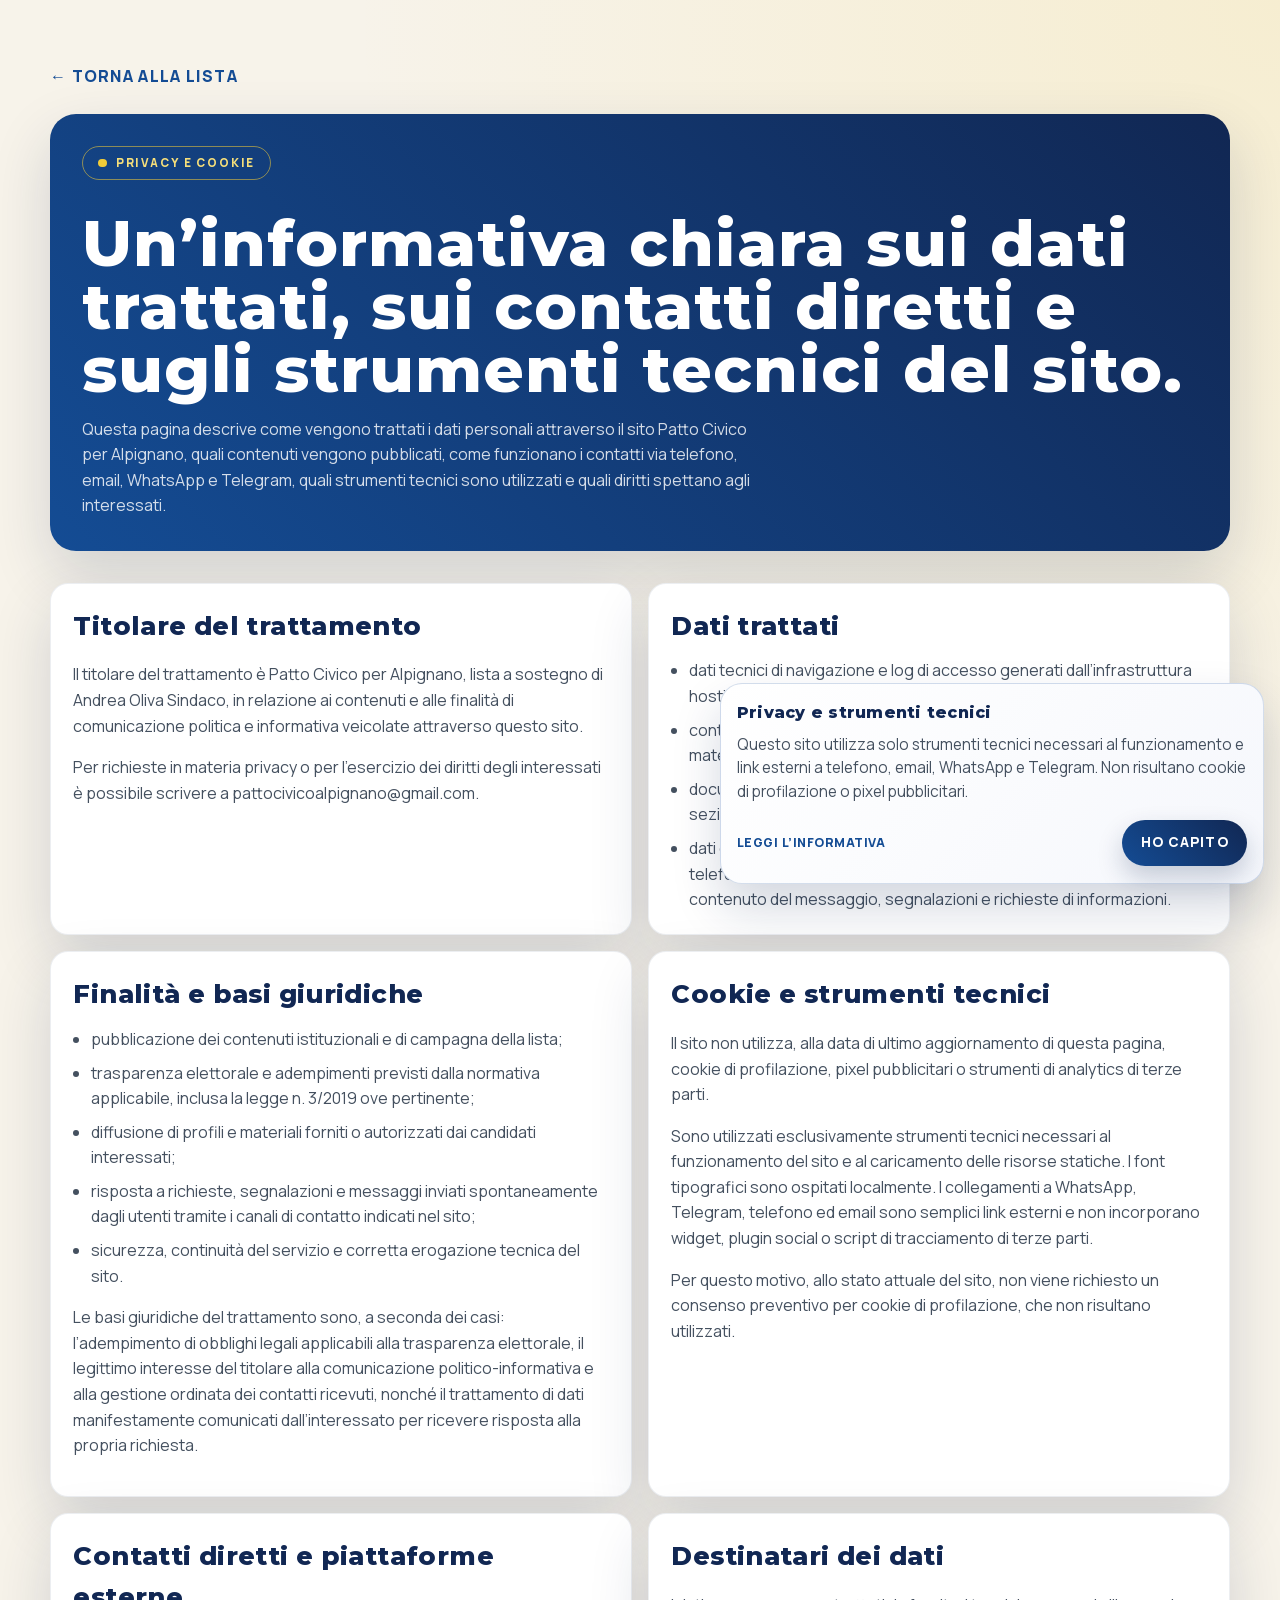
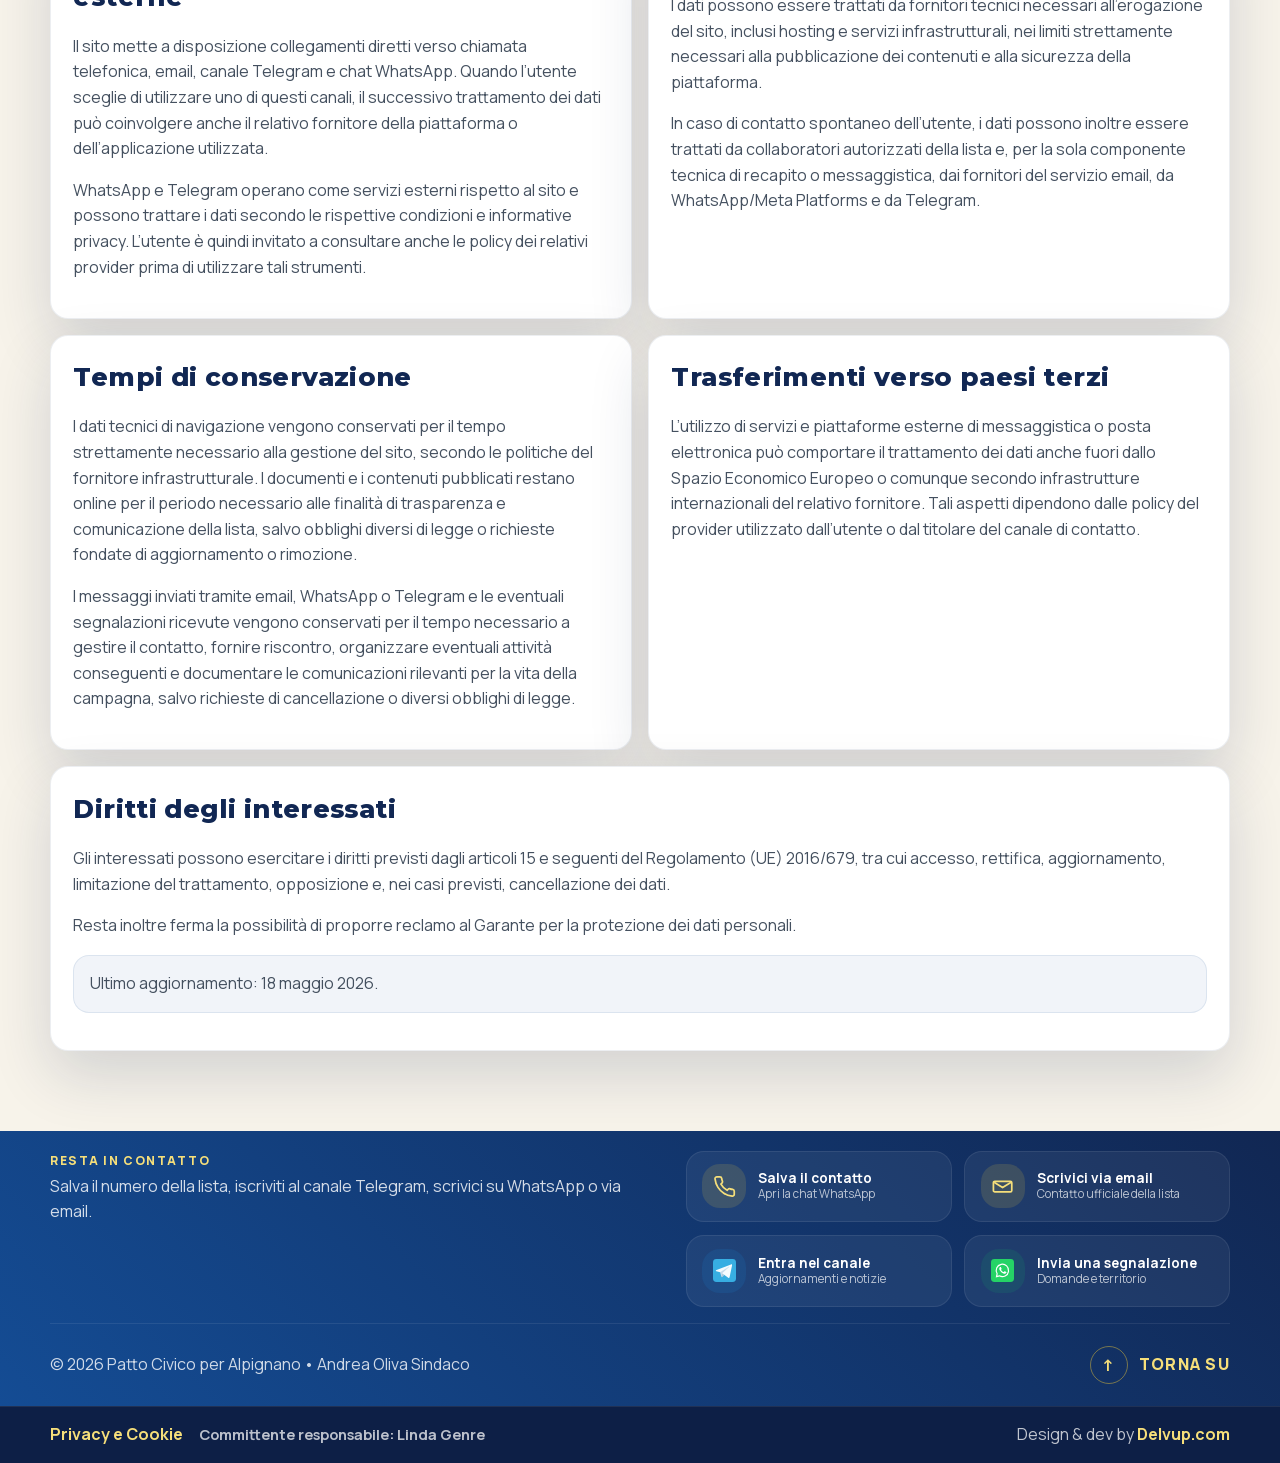
<file: privacy.html>
<!doctype html>
<html lang="it">
  <head>
    <meta charset="utf-8" />
    <meta name="viewport" content="width=device-width, initial-scale=1" />
    <meta
      name="description"
      content="Informativa privacy e cookie del sito Patto Civico per Alpignano."
    />
    <meta name="theme-color" content="#144C94" />
    <title>Privacy e Cookie | Patto Civico per Alpignano</title>
    <link rel="icon" href="assets/logo-lista-patto-civico.png" type="image/png" />
    <link rel="shortcut icon" href="assets/logo-lista-patto-civico.png" />
    <link rel="apple-touch-icon" href="assets/logo-lista-patto-civico.png" />
    <link rel="preload" href="assets/fonts/manrope-latin.woff2" as="font" type="font/woff2" crossorigin />
    <link rel="preload" href="assets/fonts/montserrat-800-latin.woff2" as="font" type="font/woff2" crossorigin />
    <link rel="stylesheet" href="style.css?v=20260519a" />
    <script>
      document.documentElement.classList.add("js-enabled");
    </script>
    <script defer src="script.js?v=20260518a"></script>
  </head>
  <body class="docs-page privacy-page">
    <main class="docs-shell">
      <div class="container">
        <a class="docs-back" href="./">&larr; Torna alla lista</a>

        <section class="docs-hero">
          <span class="section-kicker">Privacy e Cookie</span>
          <h1>Un’informativa chiara sui dati trattati, sui contatti diretti e sugli strumenti tecnici del sito.</h1>
          <p>
            Questa pagina descrive come vengono trattati i dati personali attraverso il sito Patto
            Civico per Alpignano, quali contenuti vengono pubblicati, come funzionano i contatti
            via telefono, email, WhatsApp e Telegram, quali strumenti tecnici sono utilizzati e
            quali diritti spettano agli interessati.
          </p>
        </section>

        <div class="policy-grid">
          <section class="policy-card">
            <h2>Titolare del trattamento</h2>
            <p>
              Il titolare del trattamento è Patto Civico per Alpignano, lista a sostegno di Andrea
              Oliva Sindaco, in relazione ai contenuti e alle finalità di comunicazione politica e
              informativa veicolate attraverso questo sito.
            </p>
            <p>
              Per richieste in materia privacy o per l’esercizio dei diritti degli interessati è
              possibile scrivere a <a href="mailto:pattocivicoalpignano@gmail.com">pattocivicoalpignano@gmail.com</a>.
            </p>
          </section>

          <section class="policy-card">
            <h2>Dati trattati</h2>
            <ul class="policy-list">
              <li>dati tecnici di navigazione e log di accesso generati dall’infrastruttura hosting;</li>
              <li>contenuti pubblici relativi ai candidati, ai documenti elettorali e ai materiali di campagna;</li>
              <li>documenti come curriculum, profili sintetici e certificati pubblicati nella sezione documenti;</li>
              <li>dati eventualmente comunicati volontariamente dall’utente tramite telefono, email, WhatsApp o Telegram, come nome, recapito, contenuto del messaggio, segnalazioni e richieste di informazioni.</li>
            </ul>
          </section>

          <section class="policy-card">
            <h2>Finalità e basi giuridiche</h2>
            <ul class="policy-list">
              <li>pubblicazione dei contenuti istituzionali e di campagna della lista;</li>
              <li>trasparenza elettorale e adempimenti previsti dalla normativa applicabile, inclusa la legge n. 3/2019 ove pertinente;</li>
              <li>diffusione di profili e materiali forniti o autorizzati dai candidati interessati;</li>
              <li>risposta a richieste, segnalazioni e messaggi inviati spontaneamente dagli utenti tramite i canali di contatto indicati nel sito;</li>
              <li>sicurezza, continuità del servizio e corretta erogazione tecnica del sito.</li>
            </ul>
            <p>
              Le basi giuridiche del trattamento sono, a seconda dei casi: l’adempimento di
              obblighi legali applicabili alla trasparenza elettorale, il legittimo interesse del
              titolare alla comunicazione politico-informativa e alla gestione ordinata dei contatti
              ricevuti, nonché il trattamento di dati manifestamente comunicati dall’interessato per
              ricevere risposta alla propria richiesta.
            </p>
          </section>

          <section class="policy-card">
            <h2>Cookie e strumenti tecnici</h2>
            <p>
              Il sito non utilizza, alla data di ultimo aggiornamento di questa pagina, cookie di
              profilazione, pixel pubblicitari o strumenti di analytics di terze parti.
            </p>
            <p>
              Sono utilizzati esclusivamente strumenti tecnici necessari al funzionamento del sito e
              al caricamento delle risorse statiche. I font tipografici sono ospitati localmente.
              I collegamenti a WhatsApp, Telegram, telefono ed email sono semplici link esterni e
              non incorporano widget, plugin social o script di tracciamento di terze parti.
            </p>
            <p>
              Per questo motivo, allo stato attuale del sito, non viene richiesto un consenso
              preventivo per cookie di profilazione, che non risultano utilizzati.
            </p>
          </section>

          <section class="policy-card">
            <h2>Contatti diretti e piattaforme esterne</h2>
            <p>
              Il sito mette a disposizione collegamenti diretti verso chiamata telefonica, email,
              canale Telegram e chat WhatsApp. Quando l’utente sceglie di utilizzare uno di questi
              canali, il successivo trattamento dei dati può coinvolgere anche il relativo
              fornitore della piattaforma o dell’applicazione utilizzata.
            </p>
            <p>
              WhatsApp e Telegram operano come servizi esterni rispetto al sito e possono trattare
              i dati secondo le rispettive condizioni e informative privacy. L’utente è quindi
              invitato a consultare anche le policy dei relativi provider prima di utilizzare tali
              strumenti.
            </p>
          </section>

          <section class="policy-card">
            <h2>Destinatari dei dati</h2>
            <p>
              I dati possono essere trattati da fornitori tecnici necessari all’erogazione del sito,
              inclusi hosting e servizi infrastrutturali, nei limiti strettamente necessari alla
              pubblicazione dei contenuti e alla sicurezza della piattaforma.
            </p>
            <p>
              In caso di contatto spontaneo dell’utente, i dati possono inoltre essere trattati da
              collaboratori autorizzati della lista e, per la sola componente tecnica di recapito o
              messaggistica, dai fornitori del servizio email, da WhatsApp/Meta Platforms e da
              Telegram.
            </p>
          </section>

          <section class="policy-card">
            <h2>Tempi di conservazione</h2>
            <p>
              I dati tecnici di navigazione vengono conservati per il tempo strettamente necessario
              alla gestione del sito, secondo le politiche del fornitore infrastrutturale. I
              documenti e i contenuti pubblicati restano online per il periodo necessario alle
              finalità di trasparenza e comunicazione della lista, salvo obblighi diversi di legge o
              richieste fondate di aggiornamento o rimozione.
            </p>
            <p>
              I messaggi inviati tramite email, WhatsApp o Telegram e le eventuali segnalazioni
              ricevute vengono conservati per il tempo necessario a gestire il contatto, fornire
              riscontro, organizzare eventuali attività conseguenti e documentare le comunicazioni
              rilevanti per la vita della campagna, salvo richieste di cancellazione o diversi
              obblighi di legge.
            </p>
          </section>

          <section class="policy-card">
            <h2>Trasferimenti verso paesi terzi</h2>
            <p>
              L’utilizzo di servizi e piattaforme esterne di messaggistica o posta elettronica può
              comportare il trattamento dei dati anche fuori dallo Spazio Economico Europeo o
              comunque secondo infrastrutture internazionali del relativo fornitore. Tali aspetti
              dipendono dalle policy del provider utilizzato dall’utente o dal titolare del canale
              di contatto.
            </p>
          </section>

          <section class="policy-card policy-card--wide">
            <h2>Diritti degli interessati</h2>
            <p>
              Gli interessati possono esercitare i diritti previsti dagli articoli 15 e seguenti del
              Regolamento (UE) 2016/679, tra cui accesso, rettifica, aggiornamento, limitazione del
              trattamento, opposizione e, nei casi previsti, cancellazione dei dati.
            </p>
            <p>
              Resta inoltre ferma la possibilità di proporre reclamo al Garante per la protezione
              dei dati personali.
            </p>
            <p class="policy-note">
              Ultimo aggiornamento: 18 maggio 2026.
            </p>
          </section>
        </div>
      </div>
    </main>

    <footer class="site-footer">
      <div class="container">
        <div class="site-footer__connect">
          <div class="site-footer__connect-copy">
            <span>Resta in contatto</span>
            <p>Salva il numero della lista, iscriviti al canale Telegram, scrivici su WhatsApp o via email.</p>
          </div>
          <div class="site-footer__connect-links">
            <a class="footer-contact footer-contact--phone" data-campaign-link="whatsapp" href="#" target="_blank" rel="noreferrer">
              <span class="footer-contact__icon" aria-hidden="true">
                <svg viewBox="0 0 24 24" fill="none">
                  <path
                    d="M22 16.92v3a2 2 0 0 1-2.18 2 19.86 19.86 0 0 1-8.63-3.07A19.5 19.5 0 0 1 5.15 12.8 19.86 19.86 0 0 1 2.08 4.09 2 2 0 0 1 4.06 1.91h3a2 2 0 0 1 2 1.72c.12.89.33 1.76.63 2.6a2 2 0 0 1-.45 2.11L8.2 9.39a16 16 0 0 0 6.41 6.41l1.05-1.05a2 2 0 0 1 2.11-.45c.84.3 1.71.51 2.6.63A2 2 0 0 1 22 16.92Z"
                    stroke="currentColor"
                    stroke-width="1.8"
                    stroke-linecap="round"
                    stroke-linejoin="round"
                  />
                </svg>
              </span>
              <span class="footer-contact__text">
                <strong>Salva il contatto</strong>
                <small>Apri la chat WhatsApp</small>
              </span>
            </a>
            <a class="footer-contact footer-contact--email" data-campaign-link="email" href="#">
              <span class="footer-contact__icon" aria-hidden="true">
                <svg viewBox="0 0 24 24" fill="none">
                  <path
                    d="M4 6.5h16A1.5 1.5 0 0 1 21.5 8v8A1.5 1.5 0 0 1 20 17.5H4A1.5 1.5 0 0 1 2.5 16V8A1.5 1.5 0 0 1 4 6.5Z"
                    stroke="currentColor"
                    stroke-width="1.8"
                    stroke-linecap="round"
                    stroke-linejoin="round"
                  />
                  <path
                    d="m4 8 8 5 8-5"
                    stroke="currentColor"
                    stroke-width="1.8"
                    stroke-linecap="round"
                    stroke-linejoin="round"
                  />
                </svg>
              </span>
              <span class="footer-contact__text">
                <strong>Scrivici via email</strong>
                <small>Contatto ufficiale della lista</small>
              </span>
            </a>
            <a
              class="footer-contact footer-contact--telegram"
              data-campaign-link="telegram"
              href="#"
              target="_blank"
              rel="noreferrer"
            >
              <span class="footer-contact__icon" aria-hidden="true">
                <img
                  src="assets/icons/telegram.svg"
                  alt=""
                  width="24"
                  height="24"
                  decoding="async"
                />
              </span>
              <span class="footer-contact__text">
                <strong>Entra nel canale</strong>
                <small>Aggiornamenti e notizie</small>
              </span>
            </a>
            <a
              class="footer-contact footer-contact--whatsapp"
              data-campaign-link="whatsapp"
              href="#"
              target="_blank"
              rel="noreferrer"
            >
              <span class="footer-contact__icon" aria-hidden="true">
                <img
                  src="assets/icons/whatsapp.svg"
                  alt=""
                  width="24"
                  height="24"
                  decoding="async"
                />
              </span>
              <span class="footer-contact__text">
                <strong>Invia una segnalazione</strong>
                <small>Domande e territorio</small>
              </span>
            </a>
          </div>
        </div>

        <div class="site-footer__inner">
          <div class="site-footer__meta">
            <p>© <span id="current-year"></span> Patto Civico per Alpignano • Andrea Oliva Sindaco</p>
          </div>
          <button class="scroll-top" type="button" data-scroll-top aria-label="Torna in cima">
            <span class="scroll-top__icon" aria-hidden="true">↑</span>
            <span>Torna su</span>
          </button>
        </div>
      </div>
    </footer>

    <div class="cookie-notice" data-cookie-notice>
      <div class="cookie-notice__copy">
        <strong>Privacy e strumenti tecnici</strong>
        <p>
          Questo sito utilizza solo strumenti tecnici necessari al funzionamento e link esterni a
          telefono, email, WhatsApp e Telegram. Non risultano cookie di profilazione o pixel
          pubblicitari.
        </p>
      </div>
      <div class="cookie-notice__actions">
        <a class="cookie-notice__link" href="privacy.html" aria-current="page">Leggi l’informativa</a>
        <button class="cookie-notice__button" type="button" data-cookie-dismiss>Ho capito</button>
      </div>
    </div>

    <div class="site-bottombar">
      <div class="container site-bottombar__inner">
        <div class="site-bottombar__meta">
          <a href="privacy.html" aria-current="page">Privacy e Cookie</a>
          <span>Committente responsabile: Linda Genre</span>
        </div>
        <p class="site-bottombar__credit">
          Design &amp; dev by
          <a href="https://delvup.com" target="_blank" rel="noreferrer">Delvup.com</a>
        </p>
      </div>
    </div>
  </body>
</html>
</file>
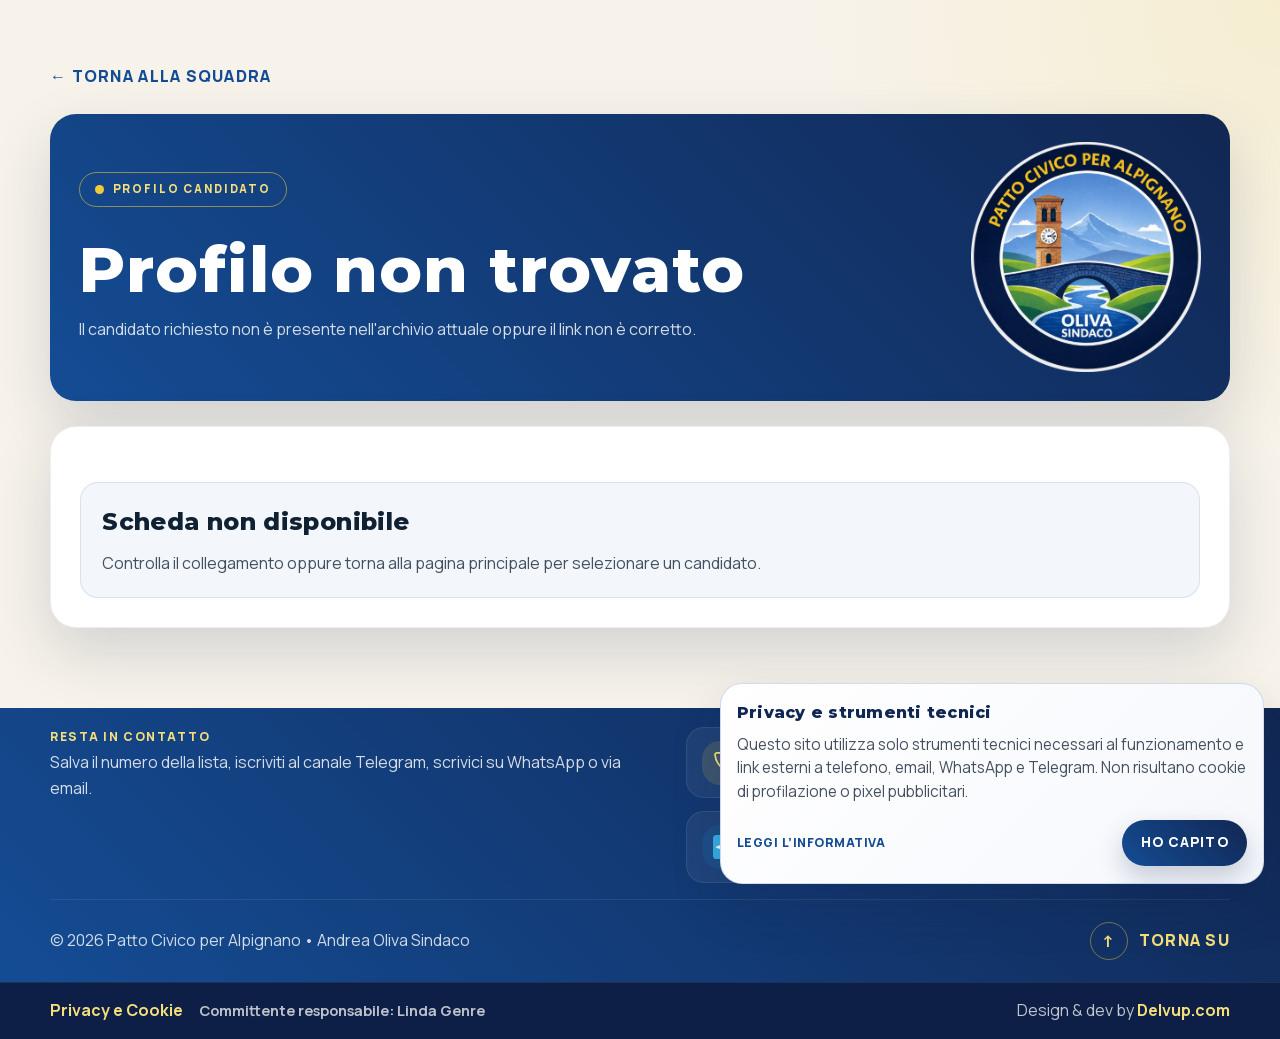
<file: profilo.html>
<!doctype html>
<html lang="it">
  <head>
    <meta charset="utf-8" />
    <meta name="viewport" content="width=device-width, initial-scale=1" />
    <meta
      name="description"
      content="Scheda profilo dei candidati di Patto Civico per Alpignano, con dati personali, lavoro, famiglia, passioni e interessi sociali."
    />
    <meta name="theme-color" content="#144C94" />
    <title>Profilo Candidato | Patto Civico per Alpignano</title>
    <link rel="icon" href="assets/logo-lista-patto-civico.png" type="image/png" />
    <link rel="shortcut icon" href="assets/logo-lista-patto-civico.png" />
    <link rel="apple-touch-icon" href="assets/logo-lista-patto-civico.png" />
    <link rel="preload" href="assets/fonts/manrope-latin.woff2" as="font" type="font/woff2" crossorigin />
    <link rel="preload" href="assets/fonts/montserrat-800-latin.woff2" as="font" type="font/woff2" crossorigin />
    <link rel="stylesheet" href="style.css?v=20260519a" />
    <script>
      document.documentElement.classList.add("js-enabled");
    </script>
    <script defer src="script.js?v=20260518a"></script>
  </head>
  <body class="docs-page profile-page">
    <main class="profile-shell">
      <div class="container">
        <a class="docs-back" href="./index.html#candidati">&larr; Torna alla squadra</a>

        <section class="profile-hero">
          <div class="profile-hero__copy">
            <span class="section-kicker">Profilo Candidato</span>
            <h1 data-profile-name>Caricamento profilo...</h1>
            <p data-profile-intro>
              Stiamo preparando la scheda personale del candidato con i dati ricevuti.
            </p>
          </div>
          <div class="profile-hero__logo" aria-hidden="true">
            <img
              src="assets/logo-lista-patto-civico.png"
              alt=""
              width="1040"
              height="1037"
              decoding="async"
            />
          </div>
        </section>

        <section class="profile-panel" data-candidate-profile-root></section>
      </div>
    </main>

    <footer class="site-footer">
      <div class="container">
        <div class="site-footer__connect">
          <div class="site-footer__connect-copy">
            <span>Resta in contatto</span>
            <p>Salva il numero della lista, iscriviti al canale Telegram, scrivici su WhatsApp o via email.</p>
          </div>
          <div class="site-footer__connect-links">
            <a class="footer-contact footer-contact--phone" data-campaign-link="whatsapp" href="#" target="_blank" rel="noreferrer">
              <span class="footer-contact__icon" aria-hidden="true">
                <svg viewBox="0 0 24 24" fill="none">
                  <path
                    d="M22 16.92v3a2 2 0 0 1-2.18 2 19.86 19.86 0 0 1-8.63-3.07A19.5 19.5 0 0 1 5.15 12.8 19.86 19.86 0 0 1 2.08 4.09 2 2 0 0 1 4.06 1.91h3a2 2 0 0 1 2 1.72c.12.89.33 1.76.63 2.6a2 2 0 0 1-.45 2.11L8.2 9.39a16 16 0 0 0 6.41 6.41l1.05-1.05a2 2 0 0 1 2.11-.45c.84.3 1.71.51 2.6.63A2 2 0 0 1 22 16.92Z"
                    stroke="currentColor"
                    stroke-width="1.8"
                    stroke-linecap="round"
                    stroke-linejoin="round"
                  />
                </svg>
              </span>
              <span class="footer-contact__text">
                <strong>Salva il contatto</strong>
                <small>Apri la chat WhatsApp</small>
              </span>
            </a>
            <a class="footer-contact footer-contact--email" data-campaign-link="email" href="#">
              <span class="footer-contact__icon" aria-hidden="true">
                <svg viewBox="0 0 24 24" fill="none">
                  <path
                    d="M4 6.5h16A1.5 1.5 0 0 1 21.5 8v8A1.5 1.5 0 0 1 20 17.5H4A1.5 1.5 0 0 1 2.5 16V8A1.5 1.5 0 0 1 4 6.5Z"
                    stroke="currentColor"
                    stroke-width="1.8"
                    stroke-linecap="round"
                    stroke-linejoin="round"
                  />
                  <path
                    d="m4 8 8 5 8-5"
                    stroke="currentColor"
                    stroke-width="1.8"
                    stroke-linecap="round"
                    stroke-linejoin="round"
                  />
                </svg>
              </span>
              <span class="footer-contact__text">
                <strong>Scrivici via email</strong>
                <small>Contatto ufficiale della lista</small>
              </span>
            </a>
            <a
              class="footer-contact footer-contact--telegram"
              data-campaign-link="telegram"
              href="#"
              target="_blank"
              rel="noreferrer"
            >
              <span class="footer-contact__icon" aria-hidden="true">
                <img
                  src="assets/icons/telegram.svg"
                  alt=""
                  width="24"
                  height="24"
                  decoding="async"
                />
              </span>
              <span class="footer-contact__text">
                <strong>Entra nel canale</strong>
                <small>Aggiornamenti e notizie</small>
              </span>
            </a>
            <a
              class="footer-contact footer-contact--whatsapp"
              data-campaign-link="whatsapp"
              href="#"
              target="_blank"
              rel="noreferrer"
            >
              <span class="footer-contact__icon" aria-hidden="true">
                <img
                  src="assets/icons/whatsapp.svg"
                  alt=""
                  width="24"
                  height="24"
                  decoding="async"
                />
              </span>
              <span class="footer-contact__text">
                <strong>Invia una segnalazione</strong>
                <small>Domande e territorio</small>
              </span>
            </a>
          </div>
        </div>

        <div class="site-footer__inner">
          <div class="site-footer__meta">
            <p>© <span id="current-year"></span> Patto Civico per Alpignano • Andrea Oliva Sindaco</p>
          </div>
          <button class="scroll-top" type="button" data-scroll-top aria-label="Torna in cima">
            <span class="scroll-top__icon" aria-hidden="true">↑</span>
            <span>Torna su</span>
          </button>
        </div>
      </div>
    </footer>

    <div class="cookie-notice" data-cookie-notice>
      <div class="cookie-notice__copy">
        <strong>Privacy e strumenti tecnici</strong>
        <p>
          Questo sito utilizza solo strumenti tecnici necessari al funzionamento e link esterni a
          telefono, email, WhatsApp e Telegram. Non risultano cookie di profilazione o pixel
          pubblicitari.
        </p>
      </div>
      <div class="cookie-notice__actions">
        <a class="cookie-notice__link" href="privacy.html">Leggi l’informativa</a>
        <button class="cookie-notice__button" type="button" data-cookie-dismiss>Ho capito</button>
      </div>
    </div>

    <div class="site-bottombar">
      <div class="container site-bottombar__inner">
        <div class="site-bottombar__meta">
          <a href="privacy.html">Privacy e Cookie</a>
          <span>Committente responsabile: Linda Genre</span>
        </div>
        <p class="site-bottombar__credit">
          Design &amp; dev by
          <a href="https://delvup.com" target="_blank" rel="noreferrer">Delvup.com</a>
        </p>
      </div>
    </div>
  </body>
</html>
</file>
<file: style.css>
@font-face {
  font-family: "Manrope";
  font-style: normal;
  font-weight: 400;
  font-display: swap;
  src: url("assets/fonts/manrope-latin.woff2") format("woff2");
}

@font-face {
  font-family: "Manrope";
  font-style: normal;
  font-weight: 500;
  font-display: swap;
  src: url("assets/fonts/manrope-latin.woff2") format("woff2");
}

@font-face {
  font-family: "Manrope";
  font-style: normal;
  font-weight: 700;
  font-display: swap;
  src: url("assets/fonts/manrope-latin.woff2") format("woff2");
}

@font-face {
  font-family: "Manrope";
  font-style: normal;
  font-weight: 800;
  font-display: swap;
  src: url("assets/fonts/manrope-latin.woff2") format("woff2");
}

@font-face {
  font-family: "Montserrat";
  font-style: normal;
  font-weight: 800;
  font-display: swap;
  src: url("assets/fonts/montserrat-800-latin.woff2") format("woff2");
}

:root {
  --navy-950: #112753;
  --navy-900: #144c94;
  --navy-800: #1f5fb3;
  --navy-700: #2f73c9;
  --gold-500: #f0cb38;
  --gold-300: #f6df7a;
  --brand-gradient: linear-gradient(45deg, #144c94 0%, #112753 100%);
  --brand-gradient-soft: linear-gradient(45deg, rgba(20, 76, 148, 0.94) 0%, rgba(17, 39, 83, 0.96) 100%);
  --ivory-100: #f7f3ea;
  --ivory-200: #efe7d8;
  --ink-900: #102134;
  --ink-700: #44505f;
  --white: #ffffff;
  --shadow-soft: 0 24px 60px rgba(17, 39, 83, 0.16);
  --shadow-deep: 0 28px 90px rgba(17, 39, 83, 0.42);
  --radius-lg: 26px;
  --radius-md: 18px;
  --container: 1180px;
}

*,
*::before,
*::after {
  box-sizing: border-box;
}

html {
  scroll-behavior: smooth;
}

body {
  margin: 0;
  color: var(--ink-900);
  background: var(--ivory-100);
  font-family: "Manrope", "Segoe UI", sans-serif;
  line-height: 1.6;
}

img {
  display: block;
  max-width: 100%;
}

a {
  color: inherit;
  text-decoration: none;
}

button,
input,
textarea,
select {
  font: inherit;
}

.sr-only {
  position: absolute;
  width: 1px;
  height: 1px;
  padding: 0;
  margin: -1px;
  overflow: hidden;
  clip: rect(0, 0, 0, 0);
  white-space: nowrap;
  border: 0;
}

.container {
  width: min(calc(100% - 2rem), var(--container));
  margin: 0 auto;
}

.notice-bar {
  background: var(--gold-500);
  color: var(--navy-950);
}

.notice-bar__inner {
  display: flex;
  align-items: center;
  justify-content: center;
  gap: 1rem;
  min-height: 44px;
  padding: 0.5rem 0;
  text-align: center;
}

.notice-bar__inner p {
  margin: 0;
  font-size: 0.92rem;
  font-weight: 700;
}

.notice-label {
  display: inline-flex;
  align-items: center;
  gap: 0.4rem;
  padding: 0.28rem 0.75rem;
  border: 1px solid rgba(17, 39, 83, 0.16);
  border-radius: 999px;
  font-size: 0.72rem;
  font-weight: 800;
  letter-spacing: 0.16em;
  text-transform: uppercase;
}

.site-header {
  position: fixed;
  inset: 0 0 auto 0;
  z-index: 50;
}

.nav-shell {
  padding: 0.9rem 0;
  transition: padding 220ms ease, background-color 220ms ease, box-shadow 220ms ease;
}

.site-header.is-scrolled .nav-shell {
  padding: 0.4rem 0;
  background: linear-gradient(45deg, rgba(20, 76, 148, 0.82) 0%, rgba(17, 39, 83, 0.82) 100%);
  backdrop-filter: blur(18px);
  box-shadow: 0 12px 36px rgba(0, 0, 0, 0.18);
}

.nav-shell__inner {
  display: flex;
  align-items: center;
  justify-content: space-between;
  gap: 1.5rem;
}

.brand {
  display: inline-flex;
  align-items: center;
  gap: 0.85rem;
  color: var(--white);
}

.brand img {
  width: 58px;
  height: 58px;
  object-fit: contain;
}

.brand span {
  display: grid;
  gap: 0.1rem;
}

.brand small,
.site-nav a {
  letter-spacing: 0.12em;
  text-transform: uppercase;
}

.brand small {
  font-size: 0.68rem;
  font-weight: 800;
  color: var(--gold-300);
}

.brand strong {
  font-size: 0.96rem;
  font-weight: 800;
}

.site-nav {
  display: flex;
  align-items: center;
  gap: 1.5rem;
}

.site-nav a {
  font-size: 0.74rem;
  font-weight: 800;
  color: rgba(255, 255, 255, 0.9);
  transition: color 180ms ease, opacity 180ms ease;
}

.site-nav a:hover,
.site-nav a:focus-visible {
  color: var(--gold-300);
}

.nav-cta {
  padding: 0.9rem 1.2rem;
  border-radius: 999px;
  background: var(--gold-500);
  color: var(--navy-950) !important;
}

.menu-toggle {
  display: none;
  width: 50px;
  height: 50px;
  border: 1px solid rgba(255, 255, 255, 0.18);
  border-radius: 16px;
  background: rgba(255, 255, 255, 0.08);
  padding: 0;
  cursor: pointer;
}

.menu-toggle span {
  display: block;
  width: 20px;
  height: 2px;
  margin: 5px auto;
  background: var(--white);
  transition: transform 180ms ease, opacity 180ms ease;
}

.hero {
  position: relative;
  min-height: 100svh;
  padding: 12rem 0 5rem;
  overflow: hidden;
  background:
    linear-gradient(45deg, rgba(20, 76, 148, 0.97) 0%, rgba(17, 39, 83, 0.92) 58%, rgba(17, 39, 83, 0.52) 100%),
    url("assets/andrea-oliva-hero.jpg") center 22% / cover no-repeat;
  color: var(--white);
}

.hero::before {
  content: "";
  position: absolute;
  inset: 0 auto 0 0;
  width: 9px;
  background: linear-gradient(180deg, var(--gold-300), var(--gold-500));
}

.hero::after {
  content: "";
  position: absolute;
  inset: auto 8% 8% auto;
  width: 360px;
  height: 360px;
  border-radius: 50%;
  background: radial-gradient(circle, rgba(240, 203, 56, 0.22), rgba(240, 203, 56, 0));
  pointer-events: none;
}

.hero__grid {
  position: relative;
  z-index: 1;
  display: grid;
  grid-template-columns: minmax(0, 1.1fr) minmax(320px, 420px);
  gap: 2rem;
  align-items: center;
}

.section-kicker {
  --kicker-border: rgba(240, 203, 56, 0.55);
  --kicker-text: var(--gold-300);
  --kicker-dot: var(--gold-500);
  --kicker-pulse-rgb: 240, 203, 56;
  display: inline-flex;
  align-items: center;
  gap: 0.55rem;
  margin-bottom: 1.4rem;
  padding: 0.45rem 0.95rem;
  border: 1px solid var(--kicker-border);
  border-radius: 999px;
  font-size: 0.72rem;
  font-weight: 800;
  letter-spacing: 0.16em;
  text-transform: uppercase;
  color: var(--kicker-text);
}

.section-kicker::before {
  content: "";
  width: 0.55rem;
  height: 0.55rem;
  border-radius: 50%;
  background: var(--kicker-dot);
  box-shadow: 0 0 0 0 rgba(var(--kicker-pulse-rgb), 0.55);
  animation: pulse 2.4s infinite;
}

.light-bg .section-kicker {
  --kicker-border: rgba(20, 76, 148, 0.97);
  --kicker-text: var(--navy-800);
  --kicker-dot: var(--navy-900);
  --kicker-pulse-rgb: 20, 76, 148;
}

@keyframes pulse {
  0% {
    box-shadow: 0 0 0 0 rgba(var(--kicker-pulse-rgb), 0.55);
  }
  70% {
    box-shadow: 0 0 0 12px rgba(var(--kicker-pulse-rgb), 0);
  }
  100% {
    box-shadow: 0 0 0 0 rgba(var(--kicker-pulse-rgb), 0);
  }
}

.hero__title,
.vote-banner__title,
.section-heading h2,
.hero__panel h2,
.vote-banner__panel h3,
.manifesto-card h2,
.cta-card h2 {
  margin: 0;
  font-family: "Montserrat", "Avenir Next", sans-serif;
  font-weight: 800;
  line-height: 0.95;
  letter-spacing: 0.015em;
}

.hero__title {
  display: grid;
  gap: 0.15rem;
  font-size: clamp(2.7rem, 7vw, 5.3rem);
}

.hero__title-sub {
  display: block;
  font-size: 0.42em;
  line-height: 2;
}

.accent {
  color: var(--gold-500);
}

.hero__lead {
  max-width: 45rem;
  margin: 1.6rem 0 0;
  font-size: clamp(1.06rem, 2.1vw, 1.35rem);
  color: rgba(255, 255, 255, 0.82);
}

.hero__quote {
  margin: 1.1rem 0 0;
  font-size: 1.04rem;
  font-style: italic;
  color: rgba(255, 255, 255, 0.9);
}

.hero__actions,
.cta-card__actions {
  display: flex;
  flex-wrap: wrap;
  gap: 0.9rem;
  margin-top: 2rem;
}

.btn {
  display: inline-flex;
  align-items: center;
  justify-content: center;
  min-height: 52px;
  padding: 0.9rem 1.4rem;
  border-radius: 999px;
  border: 1px solid transparent;
  font-size: 0.82rem;
  font-weight: 800;
  letter-spacing: 0.12em;
  text-transform: uppercase;
  transition: transform 180ms ease, box-shadow 180ms ease, background-color 180ms ease,
    border-color 180ms ease;
}

.btn:hover,
.btn:focus-visible {
  transform: translateY(-2px);
}

.btn--primary {
  background: var(--gold-500);
  color: var(--navy-950);
  box-shadow: 0 18px 32px rgba(240, 203, 56, 0.24);
}

.btn--ghost {
  border-color: rgba(255, 255, 255, 0.28);
  color: var(--white);
  background: rgba(255, 255, 255, 0.04);
}

.btn--light {
  border-color: rgba(255, 255, 255, 0.24);
}

.hero__metrics {
  display: grid;
  grid-template-columns: repeat(3, minmax(0, 1fr));
  gap: 1rem;
  margin-top: 2.3rem;
  padding-top: 1.8rem;
  border-top: 1px solid rgba(255, 255, 255, 0.14);
}

.hero__metrics article {
  padding: 1rem;
  border-radius: var(--radius-md);
  background: rgba(255, 255, 255, 0.06);
  border: 1px solid rgba(255, 255, 255, 0.08);
  backdrop-filter: blur(10px);
}

.hero__metrics strong {
  display: block;
  font-size: clamp(1.6rem, 3vw, 2.2rem);
  font-family: "Montserrat", sans-serif;
  font-weight: 800;
  color: var(--gold-300);
}

.hero__metrics span {
  display: block;
  margin-top: 0.25rem;
  font-size: 0.9rem;
  color: rgba(255, 255, 255, 0.78);
}

.hero__panel {
  padding: 1.5rem;
  border-radius: var(--radius-lg);
  background:
    linear-gradient(180deg, rgba(255, 255, 255, 0.12), rgba(255, 255, 255, 0.04)),
    linear-gradient(45deg, rgba(20, 76, 148, 0.84) 0%, rgba(17, 39, 83, 0.88) 100%);
  border: 1px solid rgba(255, 255, 255, 0.12);
  box-shadow: var(--shadow-deep);
  backdrop-filter: blur(16px);
}

.hero__panel-symbol {
  display: inline-flex;
  width: 100%;
  max-width: 370px;
  height: auto;
  margin: 0 auto;
  margin-bottom: 1rem;
}

.hero__panel-symbol img {
  width: 100%;
  height: 100%;
  object-fit: contain;
}

.hero__panel-eyebrow {
  margin: 0 0 0.35rem;
  font-size: 0.75rem;
  font-weight: 800;
  letter-spacing: 0.12em;
  text-transform: uppercase;
  color: var(--gold-300);
}

.hero__panel h2 {
  font-size: clamp(1.9rem, 4vw, 2.8rem);
}

.hero__panel p {
  margin: 1rem 0 0.55rem;
  color: rgba(255, 255, 255, 0.84);
}

.hero__panel-list {
  margin: 1.25rem 0 0;
  padding: 0;
  list-style: none;
}

.hero__panel-list li {
  position: relative;
  padding-left: 1.2rem;
  margin-top: 0.8rem;
  color: rgba(255, 255, 255, 0.84);
}

.hero__panel-list li::before {
  content: "";
  position: absolute;
  left: 0;
  top: 0.7rem;
  width: 7px;
  height: 7px;
  border-radius: 50%;
  background: var(--gold-500);
}

.section {
  padding: 6rem 0;
}

@supports (content-visibility: auto) {
  .section {
    content-visibility: auto;
    contain-intrinsic-size: 1px 960px;
  }
}

.section--light {
  background:
    radial-gradient(circle at top right, rgba(240, 203, 56, 0.13), rgba(240, 203, 56, 0) 34%),
    var(--ivory-100);
}

.section-heading {
  max-width: 42rem;
}

.section-heading--center {
  margin: 0 auto 2.5rem;
  text-align: center;
}

.section-heading h2 {
  font-size: clamp(2.2rem, 5vw, 3.8rem);
  color: var(--navy-950);
}

.section-heading p {
  margin: 1rem 0 0;
  color: var(--ink-700);
  font-size: 1.03rem;
}

.split-layout {
  display: grid;
  grid-template-columns: minmax(0, 0.9fr) minmax(0, 1.1fr);
  gap: 2rem;
  align-items: start;
}

.split-layout--wide {
  grid-template-columns: minmax(0, 0.95fr) minmax(0, 1.05fr);
}

.vision-grid,
.priority-grid {
  display: grid;
  gap: 1rem;
}

.vision-grid {
  grid-template-columns: repeat(2, minmax(0, 1fr));
}

.vision-card,
.priority-card {
  position: relative;
  padding: 1.4rem;
  border-radius: var(--radius-md);
  background: var(--white);
  border: 1px solid rgba(17, 39, 83, 0.08);
  box-shadow: var(--shadow-soft);
}

.vision-card span,
.priority-card span,
.timeline-step span {
  display: inline-flex;
  align-items: center;
  justify-content: center;
  min-width: 48px;
  height: 48px;
  border-radius: 999px;
  background: rgba(240, 203, 56, 0.75);
  color: var(--navy-900);
  font-size: 1.2rem;
  font-weight: 800;
  letter-spacing: 0.08em;
  text-transform: uppercase;
}

.vision-card h3,
.priority-card h3,
.timeline-step h3,
.candidate-card h3 {
  margin: 1rem 0 0.5rem;
  font-size: 1.18rem;
  line-height: 1.15;
  letter-spacing: 0.01em;
}

.vision-card p,
.priority-card p,
.timeline-step p,
.candidate-card p,
.manifesto-list,
.contact-list {
  margin: 0;
  color: var(--ink-700);
}

.section--candidates {
  background:
    linear-gradient(180deg, transparent 0%, transparent 28%, var(--ivory-100) 28%, var(--ivory-100) 100%),
    var(--brand-gradient);
}

.section--candidates .section-heading h2,
.section--candidates .section-heading p,
.section--candidates .section-kicker {
  color: var(--white);
}

.section--candidates .section-heading p {
  color: rgba(255, 255, 255, 0.74);
}

.candidate-grid {
  display: grid;
  grid-template-columns: repeat(4, minmax(0, 1fr));
  gap: 1rem;
  margin-top:-1rem;
}

.candidate-archive {
  margin: 0 0 1.4rem;
  text-align: center;
  color: rgba(255, 255, 255, 0.82);
}

.candidate-archive a {
  color: var(--gold-300);
  font-weight: 800;
}

.candidate-card {
  position: relative;
  padding: 1.35rem;
  border-radius: 22px;
  background: var(--white);
  border: 1px solid rgba(17, 39, 83, 0.08);
  box-shadow: var(--shadow-soft);
  overflow: hidden;
  transition: transform 180ms ease, box-shadow 180ms ease;
}

.candidate-card::before {
  content: "";
  position: absolute;
  inset: 0 0 auto;
  height: 5px;
  background: linear-gradient(90deg, var(--gold-500), #f9eb9d);
}

.candidate-card:hover,
.candidate-card:focus-within {
  transform: translateY(-4px);
  box-shadow: 0 22px 52px rgba(17, 39, 83, 0.18);
}

.candidate-card__top {
  display: flex;
  align-items: center;
  justify-content: space-between;
  gap: 0.75rem;
}

.candidate-card__number {
  font-size: 0.76rem;
  font-weight: 800;
  letter-spacing: 0.14em;
  text-transform: uppercase;
  color: var(--navy-700);
}

.candidate-card__tag {
  padding: 0.35rem 0.7rem;
  border-radius: 999px;
  background: rgba(20, 76, 148, 0.08);
  font-size: 0.72rem;
  font-weight: 800;
  letter-spacing: 0.08em;
  text-transform: uppercase;
  color: var(--navy-900);
}

.candidate-card__avatar {
  display: grid;
  place-items: center;
  width: 68px;
  height: 68px;
  margin-top: 1rem;
  border-radius: 50%;
  background: var(--brand-gradient);
  border: 2px solid rgba(255, 255, 255, 0.92);
  color: var(--gold-300);
  font-family: "Montserrat", sans-serif;
  font-size: 1.15rem;
  font-weight: 800;
  letter-spacing: 0.08em;
  overflow: hidden;
  box-shadow: 0 10px 28px rgba(17, 39, 83, 0.18);
}

.candidate-card__avatar img {
  width: 100%;
  height: 100%;
  object-fit: cover;
}

.candidate-card strong {
  display: inline-block;
  margin-top: 0.85rem;
  color: var(--navy-900);
}

.candidate-card__meta {
  margin-top: 0.85rem;
}

.candidate-card__meta-label {
  display: block;
  margin-bottom: 0.18rem;
  font-size: 0.68rem;
  font-weight: 800;
  letter-spacing: 0.12em;
  text-transform: uppercase;
  color: var(--navy-700);
}

.candidate-card__meta-value {
  margin: 0;
  color: var(--navy-950);
  font-weight: 700;
}

.candidate-card__actions {
  display: grid;
  grid-template-columns: repeat(2, minmax(0, 1fr));
  gap: 0.65rem;
  margin-top: 1rem;
}

.candidate-card__link {
  display: inline-flex;
  align-items: center;
  justify-content: center;
  width: 100%;
  min-height: 42px;
  padding: 0.7rem 1rem;
  border-radius: 999px;
  background: var(--brand-gradient);
  color: var(--white);
  font-size: 0.74rem;
  font-weight: 800;
  letter-spacing: 0.12em;
  text-align: center;
  text-transform: uppercase;
  transition: transform 180ms ease, background-color 180ms ease, border-color 180ms ease,
    color 180ms ease;
}

.candidate-card__link:hover,
.candidate-card__link:focus-visible {
  transform: translateY(-1px);
  background: var(--brand-gradient-soft);
}

.candidate-card__link--ghost {
  background: transparent;
  color: var(--navy-900);
  border: 1px solid rgba(20, 76, 148, 0.18);
  box-shadow: inset 0 0 0 1px rgba(17, 39, 83, 0.03);
}

.candidate-card__link--ghost:hover,
.candidate-card__link--ghost:focus-visible {
  background: rgba(20, 76, 148, 0.06);
  color: var(--navy-950);
}

.section--paper {
  background: var(--ivory-200);
}

.priority-grid {
  grid-template-columns: repeat(4, minmax(0, 1fr));
  margin-top: 2rem;
}

.section--deep {
  background: var(--brand-gradient);
  color: var(--white);
}

.manifesto-card,
.timeline-step,
.cta-card {
  border: 1px solid rgba(255, 255, 255, 0.08);
  border-radius: var(--radius-lg);
  background: rgba(255, 255, 255, 0.05);
  box-shadow: var(--shadow-soft);
}

.manifesto-card {
  padding: 2rem;
}

.manifesto-card h2,
.cta-card h2 {
  font-size: clamp(2rem, 4vw, 3.2rem);
}

.manifesto-list {
  margin-top: 1.5rem;
  padding-left: 1.25rem;
  color: rgba(255, 255, 255, 0.82);
}

.manifesto-list li + li {
  margin-top: 0.8rem;
}

.timeline {
  display: grid;
  gap: 1rem;
}

.timeline-step {
  padding: 1.4rem;
}

.timeline-step p {
  color: rgba(255, 255, 255, 0.78);
}

.section--vote {
  background:
    radial-gradient(circle at 14% 18%, rgba(240, 203, 56, 0.18), rgba(240, 203, 56, 0) 24%),
    radial-gradient(circle at 88% 72%, rgba(240, 203, 56, 0.1), rgba(240, 203, 56, 0) 22%),
    var(--brand-gradient);
  color: var(--white);
}

.vote-banner {
  display: grid;
  grid-template-columns: minmax(0, 1.1fr) minmax(320px, 420px);
  gap: 2rem;
  align-items: center;
}

.vote-banner__title {
  display: grid;
  gap: 0.15rem;
  font-size: clamp(2.7rem, 7vw, 5.1rem);
}

.vote-banner__title-sub {
  display: block;
  font-size: 0.4em;
  line-height: 1.9;
}

.vote-banner__lead {
  max-width: 44rem;
  margin: 1.6rem 0 0;
  font-size: clamp(1.06rem, 2.1vw, 1.32rem);
  color: rgba(255, 255, 255, 0.82);
}

.vote-banner__quote {
  margin: 1.1rem 0 0;
  font-size: 1.04rem;
  font-style: italic;
  color: rgba(255, 255, 255, 0.9);
}

.vote-banner__actions {
  display: flex;
  flex-wrap: wrap;
  gap: 0.9rem;
  margin-top: 2rem;
}

.vote-banner__panel {
  padding: 1.5rem;
  border-radius: var(--radius-lg);
  background:
    linear-gradient(180deg, rgba(255, 255, 255, 0.12), rgba(255, 255, 255, 0.04)),
    linear-gradient(45deg, rgba(20, 76, 148, 0.84) 0%, rgba(17, 39, 83, 0.88) 100%);
  border: 1px solid rgba(255, 255, 255, 0.12);
  box-shadow: var(--shadow-deep);
  backdrop-filter: blur(16px);
}

.vote-banner__symbol {
  display: inline-flex;
  width: 100%;
  max-width: 320px;
  height: auto;
  margin: 0 auto 1rem;
}

.vote-banner__symbol img {
  width: 100%;
  height: 100%;
  object-fit: contain;
}

.vote-banner__panel-eyebrow {
  margin: 0 0 0.35rem;
  font-size: 0.75rem;
  font-weight: 800;
  letter-spacing: 0.12em;
  text-transform: uppercase;
  color: var(--gold-300);
}

.vote-banner__panel h3 {
  font-size: clamp(1.9rem, 4vw, 2.8rem);
}

.vote-banner__panel-list {
  margin: 1.25rem 0 0;
  padding: 0;
  list-style: none;
}

.vote-banner__panel-list li {
  position: relative;
  padding-left: 1.2rem;
  margin-top: 0.8rem;
  color: rgba(255, 255, 255, 0.84);
}

.vote-banner__panel-list li::before {
  content: "";
  position: absolute;
  left: 0;
  top: 0.7rem;
  width: 7px;
  height: 7px;
  border-radius: 50%;
  background: var(--gold-500);
}

.section--cta {
  background:
    radial-gradient(circle at left center, rgba(240, 203, 56, 0.18), rgba(240, 203, 56, 0) 36%),
    var(--brand-gradient);
}

.cta-card {
  padding: 2.2rem;
  color: var(--white);
}

.cta-card__copy p {
  margin-top: 1rem;
  max-width: 40rem;
  color: rgba(255, 255, 255, 0.82);
}

.contact-list {
  display: grid;
  grid-template-columns: repeat(3, minmax(0, 1fr));
  gap: 1rem;
  margin-top: 2rem;
  padding: 0;
  list-style: none;
}

.contact-list li {
  padding: 1rem 1.1rem;
  border-radius: var(--radius-md);
  background: rgba(255, 255, 255, 0.06);
  color: rgba(255, 255, 255, 0.84);
}

.contact-list a {
  color: rgba(255, 255, 255, 0.9);
  font-weight: 700;
}

.contact-list span {
  display: block;
  margin-bottom: 0.25rem;
  font-size: 0.78rem;
  font-weight: 800;
  letter-spacing: 0.12em;
  text-transform: uppercase;
  color: var(--gold-300);
}

.signal-strip {
  background: var(--gold-500);
  padding: 1rem 0;
}

.signal-strip__inner {
  display: grid;
  grid-template-columns: repeat(2, minmax(0, 1fr));
  gap: 1rem;
  align-items: stretch;
}

.signal-pill {
  display: flex;
  align-items: center;
  gap: 0.9rem;
  min-height: 92px;
  padding: 1rem 1.1rem;
  border-radius: 24px;
  background: rgba(255, 255, 255, 0.58);
  border: 1px solid rgba(17, 39, 83, 0.08);
  box-shadow: 0 16px 28px rgba(17, 39, 83, 0.08);
  color: var(--navy-950);
  transition: transform 180ms ease, box-shadow 180ms ease, border-color 180ms ease;
}

.signal-pill:hover,
.signal-pill:focus-visible {
  transform: translateY(-2px);
  border-color: rgba(17, 39, 83, 0.16);
  box-shadow: 0 20px 34px rgba(17, 39, 83, 0.12);
}

.signal-pill__icon {
  display: inline-flex;
  align-items: center;
  justify-content: center;
  flex: 0 0 auto;
  width: 56px;
  height: 56px;
  border-radius: 18px;
  background: rgba(255, 255, 255, 0.82);
}

.signal-pill--telegram .signal-pill__icon {
  color: #1684d8;
}

.signal-pill--whatsapp .signal-pill__icon {
  color: #10a861;
}

.signal-pill__copy {
  display: grid;
  gap: 0.16rem;
  min-width: 0;
}

.signal-pill__copy strong {
  font-family: var(--font-display);
  font-size: 1.05rem;
  font-weight: 800;
  letter-spacing: 0.01em;
  line-height: 1.05;
}

.signal-pill__copy small {
  color: rgba(17, 39, 83, 0.82);
  font-size: 0.84rem;
}

.section--connect {
  background:
    radial-gradient(circle at 8% 18%, rgba(240, 203, 56, 0.12), rgba(240, 203, 56, 0) 20%),
    linear-gradient(180deg, #f7f4ec 0%, #ffffff 100%);
}

.connect-shell {
  padding: 2.3rem;
  border-radius: var(--radius-lg);
  background:
    linear-gradient(180deg, rgba(255, 255, 255, 0.92), rgba(255, 255, 255, 0.98)),
    linear-gradient(45deg, rgba(20, 76, 148, 0.08), rgba(17, 39, 83, 0.04));
  border: 1px solid rgba(20, 76, 148, 0.09);
  box-shadow: 0 24px 60px rgba(17, 39, 83, 0.08);
}

.connect-shell__intro {
  max-width: 48rem;
  margin-bottom: 1.6rem;
}

.connect-shell__intro p {
  max-width: 44rem;
  margin-top: 1rem;
  color: var(--ink-700);
}

.connect-grid {
  display: grid;
  grid-template-columns: minmax(0, 1.18fr) repeat(2, minmax(0, 1fr));
  gap: 1rem;
}

.connect-card {
  display: flex;
  flex-direction: column;
  gap: 0.95rem;
  min-height: 100%;
  padding: 1.4rem;
  border-radius: var(--radius-lg);
  background: #fff;
  border: 1px solid rgba(20, 76, 148, 0.1);
  box-shadow: 0 18px 38px rgba(17, 39, 83, 0.07);
}

.connect-card--phone {
  background:
    radial-gradient(circle at right top, rgba(240, 203, 56, 0.18), rgba(240, 203, 56, 0) 30%),
    linear-gradient(45deg, rgba(20, 76, 148, 0.98) 0%, rgba(17, 39, 83, 0.98) 100%);
  border-color: rgba(20, 76, 148, 0.18);
  color: var(--white);
}

.connect-card--phone p {
  color: rgba(255, 255, 255, 0.84);
}

.connect-card__icon,
.footer-contact__icon {
  display: inline-flex;
  align-items: center;
  justify-content: center;
  flex: 0 0 auto;
  width: 56px;
  height: 56px;
  border-radius: 18px;
}

.connect-card__icon svg,
.connect-card__icon img,
.footer-contact__icon svg,
.footer-contact__icon img,
.signal-pill__icon img {
  width: 1.45rem;
  height: 1.45rem;
}

.connect-card--phone .connect-card__icon {
  background: rgba(240, 203, 56, 0.18);
  color: var(--gold-400);
}

.connect-card--telegram .connect-card__icon {
  background: rgba(20, 76, 148, 0.08);
  color: #1684d8;
}

.connect-card--whatsapp .connect-card__icon {
  background: rgba(17, 168, 97, 0.1);
  color: #10a861;
}

.connect-card__eyebrow {
  font-size: 0.75rem;
  font-weight: 800;
  letter-spacing: 0.13em;
  text-transform: uppercase;
}

.connect-card--phone .connect-card__eyebrow {
  color: var(--gold-300);
}

.connect-card:not(.connect-card--phone) .connect-card__eyebrow {
  color: var(--navy-700);
}

.connect-card h3 {
  font-size: clamp(1.5rem, 2.3vw, 2rem);
  line-height: 1.05;
}

.connect-card:not(.connect-card--phone) p {
  color: var(--ink-700);
}

.connect-card__action {
  display: grid;
  gap: 0.18rem;
  margin-top: auto;
  padding: 1rem 1.1rem;
  border-radius: 20px;
  background: rgba(20, 76, 148, 0.05);
  border: 1px solid rgba(20, 76, 148, 0.12);
  color: var(--navy-900);
  transition: transform 180ms ease, box-shadow 180ms ease, border-color 180ms ease;
}

.connect-card__action:hover,
.connect-card__action:focus-visible {
  transform: translateY(-2px);
  border-color: rgba(20, 76, 148, 0.28);
  box-shadow: 0 14px 28px rgba(17, 39, 83, 0.12);
}

.connect-card__action span {
  font-size: 0.76rem;
  font-weight: 800;
  letter-spacing: 0.12em;
  text-transform: uppercase;
}

.connect-card__action strong {
  font-size: 1rem;
  line-height: 1.25;
}

.connect-card__stack {
  display: grid;
  gap: 0.75rem;
  margin-top: auto;
}

.connect-card__action--light {
  background: rgba(255, 255, 255, 0.12);
  border-color: rgba(255, 255, 255, 0.16);
  color: var(--white);
}

.connect-card__action--light:hover,
.connect-card__action--light:focus-visible {
  border-color: rgba(240, 203, 56, 0.52);
  box-shadow: 0 16px 30px rgba(12, 29, 66, 0.28);
}

.connect-card__subaction {
  display: grid;
  gap: 0.18rem;
  padding: 0.95rem 1.1rem;
  border-radius: 20px;
  background: rgba(255, 255, 255, 0.08);
  border: 1px solid rgba(255, 255, 255, 0.12);
  color: var(--white);
  transition: transform 180ms ease, border-color 180ms ease, box-shadow 180ms ease;
}

.connect-card__subaction:hover,
.connect-card__subaction:focus-visible {
  transform: translateY(-2px);
  border-color: rgba(240, 203, 56, 0.52);
  box-shadow: 0 16px 30px rgba(12, 29, 66, 0.28);
}

.connect-card__subaction span {
  font-size: 0.76rem;
  font-weight: 800;
  letter-spacing: 0.12em;
  text-transform: uppercase;
}

.connect-card__subaction strong {
  font-size: 0.98rem;
  line-height: 1.25;
}

.site-footer {
  background: var(--brand-gradient);
  color: rgba(255, 255, 255, 0.8);
}

.site-footer__connect {
  display: flex;
  align-items: flex-start;
  justify-content: space-between;
  gap: 1.4rem;
  padding: 1.2rem 0 1rem;
  border-bottom: 1px solid rgba(255, 255, 255, 0.08);
}

.site-footer__connect-copy {
  display: grid;
  gap: 0.25rem;
  flex: 1 1 17rem;
}

.site-footer__connect-copy span {
  font-size: 0.75rem;
  font-weight: 800;
  letter-spacing: 0.13em;
  text-transform: uppercase;
  color: var(--gold-300);
}

.site-footer__connect-copy p {
  margin: 0;
  color: rgba(255, 255, 255, 0.82);
}

.site-footer__connect-links {
  display: grid;
  grid-template-columns: repeat(2, minmax(0, 1fr));
  gap: 0.8rem;
  width: min(100%, 34rem);
  flex: 0 1 34rem;
}

.footer-contact {
  display: flex;
  align-items: center;
  gap: 0.75rem;
  min-width: 0;
  padding: 0.8rem 0.95rem;
  border-radius: 18px;
  background: rgba(255, 255, 255, 0.06);
  border: 1px solid rgba(255, 255, 255, 0.08);
  transition: transform 180ms ease, border-color 180ms ease, background-color 180ms ease;
}

.footer-contact:hover,
.footer-contact:focus-visible {
  transform: translateY(-2px);
  border-color: rgba(240, 203, 56, 0.42);
  background: rgba(255, 255, 255, 0.09);
}

.footer-contact__icon {
  width: 44px;
  height: 44px;
}

.footer-contact--phone .footer-contact__icon {
  background: rgba(240, 203, 56, 0.14);
  color: var(--gold-300);
}

.footer-contact--email .footer-contact__icon {
  background: rgba(240, 203, 56, 0.14);
  color: var(--gold-300);
}

.footer-contact--telegram .footer-contact__icon {
  background: rgba(22, 132, 216, 0.14);
  color: #64c2ff;
}

.footer-contact--whatsapp .footer-contact__icon {
  background: rgba(16, 168, 97, 0.14);
  color: #59dc95;
}

.footer-contact__text {
  display: grid;
  min-width: 0;
}

.footer-contact__text strong {
  color: var(--white);
  font-size: 0.85rem;
  line-height: 1.25;
}

.footer-contact__text small {
  color: rgba(255, 255, 255, 0.7);
  font-size: 0.73rem;
  line-height: 1.3;
}

.site-footer__inner {
  display: flex;
  align-items: center;
  justify-content: space-between;
  gap: 1rem;
  min-height: 82px;
}

.site-footer__meta {
  display: grid;
  gap: 0.25rem;
}

.site-footer__inner p {
  margin: 0;
}

.site-footer__credit {
  font-size: 0.88rem;
  color: rgba(255, 255, 255, 0.72);
}

.site-footer__inner a {
  color: var(--gold-300);
  font-weight: 700;
}

.site-bottombar {
  background: #0d1f46;
  color: rgba(255, 255, 255, 0.74);
  border-top: 1px solid rgba(255, 255, 255, 0.08);
}

.site-bottombar__inner {
  display: flex;
  align-items: center;
  justify-content: space-between;
  gap: 1rem;
  min-height: 56px;
  padding: 0.75rem 0;
}

.site-bottombar__inner p {
  margin: 0;
}

.site-bottombar__inner a {
  color: var(--gold-300);
  font-weight: 700;
}

.site-bottombar__meta {
  display: flex;
  flex-wrap: wrap;
  align-items: center;
  gap: 0.65rem 1rem;
}

.site-bottombar__meta span {
  color: rgba(255, 255, 255, 0.72);
  font-size: 0.92rem;
  font-weight: 600;
}

.site-bottombar__credit {
  text-align: right;
}

.cookie-notice {
  position: fixed;
  right: 1rem;
  bottom: 1rem;
  z-index: 60;
  display: grid;
  gap: 1rem;
  width: min(34rem, calc(100vw - 2rem));
  padding: 1rem 1rem 1.05rem;
  border: 1px solid rgba(20, 76, 148, 0.18);
  border-radius: 22px;
  background:
    linear-gradient(135deg, rgba(255, 255, 255, 0.98), rgba(245, 247, 252, 0.98)),
    var(--white);
  box-shadow: 0 24px 48px rgba(17, 39, 83, 0.18);
  transition: opacity 180ms ease, transform 180ms ease, visibility 180ms ease;
}

.cookie-notice.is-hidden {
  opacity: 0;
  visibility: hidden;
  transform: translateY(16px);
  pointer-events: none;
}

.cookie-notice__copy {
  display: grid;
  gap: 0.45rem;
}

.cookie-notice__copy strong {
  color: var(--navy-950);
  font-family: "Montserrat", "Avenir Next", sans-serif;
  font-size: 1rem;
  font-weight: 800;
  letter-spacing: 0.015em;
}

.cookie-notice__copy p {
  margin: 0;
  color: var(--ink-700);
  font-size: 0.95rem;
  line-height: 1.55;
}

.cookie-notice__actions {
  display: flex;
  align-items: center;
  justify-content: space-between;
  gap: 0.85rem;
}

.cookie-notice__link {
  color: var(--navy-900);
  font-weight: 800;
  letter-spacing: 0.04em;
  text-transform: uppercase;
  font-size: 0.78rem;
}

.cookie-notice__button {
  display: inline-flex;
  align-items: center;
  justify-content: center;
  min-height: 44px;
  padding: 0.78rem 1.15rem;
  border: 0;
  border-radius: 999px;
  background: var(--brand-gradient);
  color: var(--white);
  font-family: inherit;
  font-size: 0.85rem;
  font-weight: 800;
  letter-spacing: 0.08em;
  text-transform: uppercase;
  cursor: pointer;
  transition: transform 180ms ease, box-shadow 180ms ease;
  box-shadow: 0 12px 26px rgba(17, 39, 83, 0.22);
}

.cookie-notice__button:hover,
.cookie-notice__button:focus-visible {
  transform: translateY(-1px);
  box-shadow: 0 16px 30px rgba(17, 39, 83, 0.26);
}

.scroll-top {
  display: inline-flex;
  align-items: center;
  gap: 0.7rem;
  padding: 0;
  border: 0;
  background: transparent;
  color: var(--gold-300);
  font-weight: 800;
  letter-spacing: 0.08em;
  text-transform: uppercase;
  cursor: pointer;
}

.scroll-top__icon {
  display: inline-grid;
  place-items: center;
  width: 38px;
  height: 38px;
  border-radius: 50%;
  border: 1px solid rgba(240, 203, 56, 0.45);
  color: var(--gold-300);
  font-size: 1rem;
  line-height: 1;
  transition: transform 180ms ease, background-color 180ms ease, border-color 180ms ease;
}

.scroll-top:hover .scroll-top__icon,
.scroll-top:focus-visible .scroll-top__icon {
  transform: translateY(-2px);
  background: rgba(240, 203, 56, 0.1);
  border-color: rgba(240, 203, 56, 0.72);
}

.docs-page {
  background:
    radial-gradient(circle at top right, rgba(240, 203, 56, 0.14), rgba(240, 203, 56, 0) 28%),
    var(--ivory-100);
}

.docs-shell {
  padding: 4rem 0 5rem;
}

.docs-back {
  display: inline-flex;
  margin-bottom: 1.5rem;
  color: var(--navy-900);
  font-weight: 800;
  letter-spacing: 0.08em;
  text-transform: uppercase;
}

.docs-hero {
  padding: 2rem;
  border-radius: var(--radius-lg);
  background: var(--brand-gradient);
  color: var(--white);
  box-shadow: var(--shadow-soft);
}

.vote-guide-langmenu-wrap {
  display: flex;
  justify-content: flex-end;
  margin-bottom: 0.75rem;
}

.vote-guide-langmenu {
  position: relative;
}

.vote-guide-langmenu[open] {
  z-index: 30;
}

.vote-guide-langmenu__summary {
  display: inline-flex;
  align-items: center;
  gap: 0.8rem;
  min-height: 2.85rem;
  padding: 0.5rem 0.7rem 0.5rem 0.85rem;
  border-radius: 999px;
  border: 1px solid rgba(17, 39, 83, 0.08);
  background: rgba(255, 255, 255, 0.96);
  box-shadow: var(--shadow-soft);
  color: var(--navy-950);
  cursor: pointer;
  list-style: none;
}

.vote-guide-langmenu__summary::-webkit-details-marker {
  display: none;
}

.vote-guide-langmenu__current {
  display: inline-flex;
  align-items: center;
  gap: 0.55rem;
  min-width: 0;
}

.vote-guide-langmenu__current-flag,
.vote-guide-langmenu__flag {
  display: inline-grid;
  place-items: center;
  width: 1.9rem;
  height: 1.9rem;
  border-radius: 999px;
  background: rgba(20, 76, 148, 0.08);
  font-size: 1rem;
  line-height: 1;
  flex: 0 0 auto;
}

.vote-guide-langmenu__current-label {
  color: var(--navy-950);
  font-size: 0.92rem;
  font-weight: 800;
  white-space: nowrap;
}

.vote-guide-langmenu__chevron {
  color: var(--navy-700);
  font-size: 0.9rem;
  transition: transform 180ms ease;
}

.vote-guide-langmenu[open] .vote-guide-langmenu__chevron {
  transform: rotate(180deg);
}

.vote-guide-langmenu__panel {
  position: absolute;
  top: calc(100% + 0.45rem);
  right: 0;
  display: grid;
  gap: 0.35rem;
  min-width: min(88vw, 260px);
  padding: 0.55rem;
  border-radius: 18px;
  border: 1px solid rgba(17, 39, 83, 0.08);
  background: rgba(255, 255, 255, 0.98);
  box-shadow: 0 18px 40px rgba(17, 39, 83, 0.18);
}

.vote-guide-langmenu__link {
  display: grid;
  grid-template-columns: auto minmax(0, 1fr);
  align-items: center;
  gap: 0.75rem;
  min-height: 3rem;
  padding: 0.65rem 0.75rem;
  border-radius: 14px;
  color: var(--navy-900);
  font-size: 0.92rem;
  font-weight: 800;
  text-decoration: none;
  transition: background-color 180ms ease, transform 180ms ease;
}

.vote-guide-langmenu__link:hover,
.vote-guide-langmenu__link:focus-visible {
  transform: translateY(-1px);
  background: rgba(20, 76, 148, 0.06);
}

.vote-guide-langmenu__link.is-active {
  background: linear-gradient(135deg, rgba(20, 76, 148, 0.96), rgba(17, 39, 83, 0.98));
  color: var(--gold-300);
}

.vote-guide-langmenu__link.is-active .vote-guide-langmenu__flag {
  background: rgba(255, 255, 255, 0.14);
}

.docs-hero h1 {
  margin: 0.6rem 0 0;
  font-family: "Montserrat", "Avenir Next", sans-serif;
  font-weight: 800;
  font-size: clamp(2.2rem, 5vw, 4rem);
  letter-spacing: 0.015em;
  line-height: 0.98;
}

.docs-hero p {
  max-width: 42rem;
  margin: 1rem 0 0;
  color: rgba(255, 255, 255, 0.82);
}

.docs-list {
  display: grid;
  grid-template-columns: repeat(2, minmax(0, 1fr));
  gap: 1rem;
  margin-top: 1.5rem;
}

.vote-guide-hero p {
  max-width: 48rem;
}

.vote-guide-hero__header {
  display: grid;
  grid-template-columns: minmax(0, 1fr) auto;
  align-items: center;
  gap: 1.4rem;
  margin-top: 0.7rem;
}

.vote-guide-hero__copy {
  min-width: 0;
}

.vote-guide-hero__logo-shell {
  display: flex;
  width: clamp(118px, 22vw, 170px);
  justify-self: end;
  flex: 0 0 auto;
}

.vote-guide-hero__logo {
  display: block;
  width: 100%;
  height: auto;
  object-fit: contain;
}

.vote-guide-hero__header h1 {
  margin: 0;
}

.vote-guide-summary-block .section-kicker,
.vote-guide-cta .section-kicker {
  border-color: rgba(20, 76, 148, 0.97);
  color: var(--navy-800);
  --kicker-pulse-rgb: 20, 76, 148;
}

.vote-guide-summary-block .section-kicker::before,
.vote-guide-cta .section-kicker::before {
  background: var(--navy-900);
}

.vote-guide-summary-block {
  margin-top: 2rem;
  padding: 1.4rem;
  border-radius: var(--radius-lg);
  background:
    radial-gradient(circle at top right, rgba(240, 203, 56, 0.14), rgba(240, 203, 56, 0) 26%),
    linear-gradient(180deg, rgba(255, 255, 255, 0.98), rgba(239, 245, 255, 0.9));
  border: 1px solid rgba(17, 39, 83, 0.08);
  box-shadow: var(--shadow-soft);
}

.vote-guide-summary {
  display: grid;
  grid-template-columns: repeat(2, minmax(0, 1fr));
  gap: 1rem;
  margin-top: 1rem;
}

.vote-guide-summary__item {
  --summary-accent-rgb: 20, 76, 148;
  --summary-accent-solid: var(--navy-800);
  position: relative;
  display: grid;
  overflow: hidden;
  border-radius: var(--radius-md);
  background:
    linear-gradient(180deg, rgba(255, 255, 255, 0.99), rgba(243, 247, 255, 0.96));
  border: 1px solid rgba(17, 39, 83, 0.08);
  box-shadow: var(--shadow-soft);
}

.vote-guide-summary__item--wide {
  grid-column: 1 / -1;
}

.vote-guide-summary__item:nth-child(2) {
  --summary-accent-rgb: 240, 203, 56;
  --summary-accent-solid: var(--gold-400);
}

.vote-guide-summary__item:nth-child(3) {
  --summary-accent-rgb: 17, 39, 83;
  --summary-accent-solid: var(--navy-950);
}

.vote-guide-summary__accent {
  position: absolute;
  top: 0;
  left: 0;
  width: 8px;
  height: 100%;
  background: linear-gradient(180deg, rgba(var(--summary-accent-rgb), 0.98), rgba(var(--summary-accent-rgb), 0.48));
}

.vote-guide-summary__frame {
  display: grid;
  gap: 0.95rem;
  height: 100%;
  padding: 1.25rem 1.25rem 1.3rem 1.55rem;
}

.vote-guide-summary__header {
  display: grid;
  grid-template-columns: auto minmax(0, 1fr);
  gap: 1rem;
  align-items: start;
}

.vote-guide-summary__metric {
  display: inline-grid;
  place-items: center;
  width: clamp(64px, 8vw, 78px);
  aspect-ratio: 1;
  margin: 0;
  border-radius: 22px;
  background: linear-gradient(145deg, rgba(var(--summary-accent-rgb), 0.96), rgba(17, 39, 83, 0.96));
  box-shadow: 0 16px 32px rgba(17, 39, 83, 0.2);
  color: var(--white);
  font-family: "Montserrat", "Avenir Next", sans-serif;
  font-size: clamp(1.7rem, 3vw, 2.4rem);
  font-weight: 800;
  letter-spacing: 0.01em;
}

.vote-guide-summary__copy {
  min-width: 0;
}

.vote-guide-summary__eyebrow {
  display: inline-flex;
  margin: 0;
  color: var(--summary-accent-solid);
  font-size: 0.74rem;
  font-weight: 800;
  letter-spacing: 0.12em;
  text-transform: uppercase;
}

.vote-guide-summary__copy h2 {
  margin: 0.22rem 0 0;
  font-family: "Montserrat", "Avenir Next", sans-serif;
  font-size: clamp(1.25rem, 2.3vw, 1.8rem);
  font-weight: 800;
  line-height: 1.08;
  letter-spacing: 0.015em;
  color: var(--navy-950);
}

.vote-guide-summary__text {
  margin: 0;
  color: var(--ink-700);
  font-weight: 700;
  line-height: 1.6;
}

.vote-guide-summary__list {
  margin: 0;
  padding: 0;
  list-style: none;
  color: var(--ink-700);
  font-size: 0.94rem;
  line-height: 1.5;
}

.vote-guide-summary__list--grid {
  display: grid;
  grid-template-columns: repeat(2, minmax(0, 1fr));
  gap: 0.7rem;
}

.vote-guide-summary__list li {
  min-height: 100%;
  padding: 0;
  border-radius: 16px;
  background: rgba(20, 76, 148, 0.05);
  border: 1px solid rgba(20, 76, 148, 0.1);
  font-weight: 700;
}

.vote-guide-summary__link {
  display: grid;
  grid-template-columns: auto minmax(0, 1fr);
  gap: 0.75rem;
  align-items: center;
  min-height: 100%;
  padding: 0.78rem 0.9rem;
  color: inherit;
  text-decoration: none;
  border-radius: inherit;
  transition: transform 180ms ease, background-color 180ms ease, box-shadow 180ms ease;
}

.vote-guide-summary__link:hover,
.vote-guide-summary__link:focus-visible {
  transform: translateY(-1px);
  background: rgba(20, 76, 148, 0.08);
  box-shadow: inset 0 0 0 1px rgba(20, 76, 148, 0.12);
}

.vote-guide-summary__link span {
  color: var(--ink-700);
}

.vote-guide-summary__list li strong {
  display: inline-grid;
  place-items: center;
  width: 2.1rem;
  height: 2.1rem;
  border-radius: 12px;
  background: linear-gradient(145deg, var(--navy-800), var(--navy-950));
  box-shadow: 0 10px 22px rgba(17, 39, 83, 0.14);
  color: var(--gold-300);
  font-family: "Montserrat", "Avenir Next", sans-serif;
  font-size: 0.9rem;
  font-weight: 800;
  letter-spacing: 0.04em;
  line-height: 1;
}

.vote-guide-row,
.vote-guide-cta__panel {
  border-radius: var(--radius-lg);
  border: 1px solid rgba(17, 39, 83, 0.08);
  background: var(--white);
  box-shadow: var(--shadow-soft);
}

.vote-guide-row[id] {
  scroll-margin-top: 2rem;
}

.vote-guide-list {
  display: grid;
  gap: 1.2rem;
  margin-top: 2rem;
}

.vote-guide-row {
  display: grid;
  grid-template-columns: minmax(0, 1.08fr) minmax(300px, 0.92fr);
  gap: 1.4rem;
  align-items: stretch;
  padding: 1.35rem;
}

.vote-guide-row--reverse .vote-guide-visual {
  order: 2;
}

.vote-guide-row--reverse .vote-guide-content {
  order: 1;
}

.vote-guide-visual,
.vote-guide-content {
  min-width: 0;
}

.vote-guide-placeholder {
  position: relative;
  height: 100%;
  border-radius: 24px;
  overflow: hidden;
  background: rgba(20, 76, 148, 0.04);
  border: 1px solid rgba(20, 76, 148, 0.1);
}

.vote-guide-placeholder__status {
  display: inline-flex;
  position: absolute;
  top: 1rem;
  left: 1rem;
  z-index: 1;
  padding: 0.45rem 0.78rem;
  border-radius: 999px;
  background: linear-gradient(135deg, rgba(51, 171, 94, 0.96), rgba(26, 126, 62, 0.96));
  color: var(--white);
  font-size: 0.72rem;
  font-weight: 800;
  letter-spacing: 0.12em;
  text-transform: uppercase;
  box-shadow: 0 10px 24px rgba(17, 39, 83, 0.18);
}

.vote-guide-placeholder__label {
  color: var(--navy-700);
  font-size: 0.74rem;
  font-weight: 800;
  letter-spacing: 0.12em;
  text-transform: uppercase;
}

.vote-guide-placeholder h3 {
  margin: -0.15rem 0 0;
  font-family: "Montserrat", "Avenir Next", sans-serif;
  font-size: clamp(1.35rem, 2.4vw, 1.8rem);
  font-weight: 800;
  line-height: 1.1;
  color: var(--navy-950);
}

.vote-guide-placeholder__board {
  display: grid;
  gap: 0.65rem;
  padding: 1rem;
  border-radius: 18px;
  background: rgba(20, 76, 148, 0.05);
  border: 1px dashed rgba(20, 76, 148, 0.24);
}

.vote-guide-placeholder__media {
  height: 100%;
}

.vote-guide-placeholder__media img {
  display: block;
  width: 100%;
  height: auto;
}

.vote-guide-content {
  display: grid;
  align-content: start;
  gap: 0.9rem;
  padding: 0.2rem 0.2rem 0.2rem 0;
}

.vote-guide-subtitle {
  margin: -0.15rem 0 0;
  color: var(--navy-800) !important;
  font-size: 1.04rem !important;
  font-weight: 800;
  letter-spacing: 0.01em;
}

.vote-guide-badge {
  display: inline-flex;
  justify-self: start;
  align-items: center;
  min-height: 34px;
  padding: 0.4rem 0.85rem;
  border-radius: 999px;
  background: linear-gradient(145deg, var(--navy-800), var(--navy-950));
  color: var(--gold-300);
  font-size: 0.75rem;
  font-weight: 800;
  letter-spacing: 0.12em;
  text-transform: uppercase;
  box-shadow: 0 12px 24px rgba(17, 39, 83, 0.16);
}

.vote-guide-content h2 {
  margin: 0;
  font-family: "Montserrat", "Avenir Next", sans-serif;
  font-size: clamp(1.7rem, 3vw, 2.45rem);
  font-weight: 800;
  letter-spacing: 0.015em;
  line-height: 1.05;
  color: var(--navy-950);
}

.vote-guide-content p {
  margin: 0;
  color: var(--ink-700);
  font-size: 1rem;
}

.vote-guide-points {
  --point-icon: "✓";
  --point-rgb: 20, 76, 148;
  margin: 0;
  padding: 0;
  list-style: none;
  color: var(--ink-700);
}

.vote-guide-row--list .vote-guide-points {
  --point-icon: "X";
  --point-rgb: 20, 76, 148;
}

.vote-guide-row--linked .vote-guide-points {
  --point-icon: "+";
  --point-rgb: 240, 203, 56;
}

.vote-guide-row--mayor-only .vote-guide-points {
  --point-icon: "1";
  --point-rgb: 17, 39, 83;
}

.vote-guide-row--preferences .vote-guide-points {
  --point-icon: "1-2";
  --point-rgb: 43, 145, 187;
}

.vote-guide-row--split .vote-guide-points {
  --point-icon: "↔";
  --point-rgb: 68, 113, 46;
}

.vote-guide-points li {
  position: relative;
  display: grid;
  grid-template-columns: auto minmax(0, 1fr);
  gap: 0.85rem;
  align-items: start;
  padding: 0.88rem 0.95rem;
  border-radius: 18px;
  background: linear-gradient(180deg, rgba(247, 249, 253, 0.98), rgba(241, 246, 255, 0.96));
  border: 1px solid rgba(var(--point-rgb), 0.14);
  font-weight: 700;
  line-height: 1.55;
}

.vote-guide-points li::before {
  content: var(--point-icon);
  display: inline-grid;
  place-items: center;
  min-width: 2.35rem;
  height: 2.35rem;
  padding: 0 0.4rem;
  border-radius: 14px;
  background: linear-gradient(145deg, rgba(var(--point-rgb), 0.96), rgba(17, 39, 83, 0.96));
  color: var(--white);
  font-family: "Montserrat", "Avenir Next", sans-serif;
  font-size: 0.9rem;
  font-weight: 800;
  letter-spacing: 0.04em;
  line-height: 1;
  box-shadow: 0 14px 28px rgba(17, 39, 83, 0.14);
}

.vote-guide-points li + li {
  margin-top: 0.65rem;
}

.vote-guide-cta {
  display: grid;
  grid-template-columns: repeat(2, minmax(0, 1fr));
  gap: 1rem;
  margin-top: 2rem;
}

.vote-guide-cta__panel {
  position: relative;
  overflow: hidden;
  padding: 0;
}

.vote-guide-cta__panel--contact {
  background:
    radial-gradient(circle at top right, rgba(240, 203, 56, 0.15), rgba(240, 203, 56, 0) 30%),
    var(--white);
}

.vote-guide-cta__accent {
  position: absolute;
  top: 0;
  left: 0;
  width: 8px;
  height: 100%;
  background: linear-gradient(180deg, rgba(240, 203, 56, 0.98), rgba(20, 76, 148, 0.96));
}

.vote-guide-cta__frame {
  position: relative;
  display: grid;
  gap: 1rem;
  padding: 1.55rem 1.5rem 1.55rem 1.6rem;
}

.vote-guide-cta__topline {
  display: grid;
  grid-template-columns: auto minmax(0, 1fr);
  gap: 1rem;
  align-items: center;
}

.vote-guide-cta__icon {
  display: inline-grid;
  place-items: center;
  width: 64px;
  aspect-ratio: 1;
  border-radius: 20px;
  background: rgba(20, 76, 148, 0.09);
  border: 1px solid rgba(20, 76, 148, 0.1);
  box-shadow: 0 12px 24px rgba(17, 39, 83, 0.1);
}

.vote-guide-cta__icon img {
  display: block;
  width: 34px;
  height: 34px;
  object-fit: contain;
}

.vote-guide-cta__icon--logo img {
  width: 100%;
  height: 100%;
}

.vote-guide-cta__panel h2 {
  margin: 0.55rem 0 0;
  font-family: "Montserrat", "Avenir Next", sans-serif;
  font-size: clamp(1.8rem, 3vw, 2.6rem);
  font-weight: 800;
  line-height: 1.08;
  color: var(--navy-950);
}

.vote-guide-cta__panel p {
  margin: 0.9rem 0 0;
  color: var(--ink-700);
}

.vote-guide-cta__tags {
  display: flex;
  flex-wrap: wrap;
  gap: 0.6rem;
}

.vote-guide-cta__tags span,
.vote-guide-cta__contact-link {
  border-radius: 16px;
  border: 1px solid rgba(20, 76, 148, 0.1);
  background: rgba(20, 76, 148, 0.05);
}

.vote-guide-cta__tags span {
  display: inline-flex;
  align-items: center;
  min-height: 40px;
  padding: 0.6rem 0.9rem;
  color: var(--navy-900);
  font-size: 0.82rem;
  font-weight: 800;
  letter-spacing: 0.06em;
  text-transform: uppercase;
}

.vote-guide-cta__contact-grid {
  display: grid;
  grid-template-columns: repeat(2, minmax(0, 1fr));
  gap: 0.75rem;
}

.vote-guide-cta__contact-link {
  display: flex;
  align-items: center;
  gap: 0.8rem;
  padding: 0.9rem;
  color: inherit;
  text-decoration: none;
  transition: transform 180ms ease, box-shadow 180ms ease, border-color 180ms ease;
}

.vote-guide-cta__contact-link:hover,
.vote-guide-cta__contact-link:focus-visible {
  transform: translateY(-1px);
  border-color: rgba(20, 76, 148, 0.22);
  box-shadow: 0 12px 24px rgba(17, 39, 83, 0.1);
}

.vote-guide-cta__contact-link img {
  display: block;
  width: 24px;
  height: 24px;
  object-fit: contain;
  flex: 0 0 auto;
}

.vote-guide-cta__contact-link span {
  display: grid;
  gap: 0.18rem;
  min-width: 0;
}

.vote-guide-cta__contact-link strong {
  color: var(--navy-950);
  font-size: 0.92rem;
  font-weight: 800;
}

.vote-guide-cta__contact-link small {
  color: var(--ink-700);
  font-size: 0.82rem;
  font-weight: 700;
}

.vote-guide-cta__actions {
  display: flex;
  flex-wrap: wrap;
  gap: 0.8rem;
  margin-top: 1.15rem;
}

.vote-guide-faq {
  margin-top: 2rem;
}

.vote-guide-faq__banner {
  display: grid;
  grid-template-columns: minmax(0, 1fr) auto;
  gap: 1.5rem;
  align-items: center;
  padding: 1.8rem;
  border-radius: var(--radius-lg);
  background: var(--brand-gradient);
  box-shadow: var(--shadow-soft);
}

.vote-guide-faq__banner-copy {
  min-width: 0;
}

.vote-guide-faq__banner .section-kicker {
  border-color: rgba(240, 203, 56, 0.32);
  color: var(--gold-300);
  --kicker-pulse-rgb: 240, 203, 56;
}

.vote-guide-faq__banner .section-kicker::before {
  background: var(--gold-300);
}

.vote-guide-faq__banner h2 {
  margin: 0.6rem 0 0;
  font-family: "Montserrat", "Avenir Next", sans-serif;
  font-size: clamp(2rem, 4vw, 3rem);
  font-weight: 800;
  letter-spacing: 0.015em;
  color: var(--white);
}

.vote-guide-faq__banner h3 {
  margin:0;
  font-family: "Montserrat", "Avenir Next", sans-serif;
  font-size: clamp(1.3rem, 2vw, 1.8rem);
  font-weight: 800;
  line-height:1;
  letter-spacing: 0.015em;
  color: var(--gold-500);
}

.vote-guide-faq__banner p {
  margin: 0.95rem 0 0;
  max-width: 46rem;
  color: rgba(255, 255, 255, 0.84);
}

.vote-guide-faq__banner-logo {
  display: flex;
  width: min(20vw, 180px);
  justify-self: end;
}

.vote-guide-faq__banner-logo img {
  display: block;
  width: 100%;
  height: auto;
  object-fit: contain;
}

.vote-guide-faq__sections {
  margin-top: 1.2rem;
}

.vote-guide-faq__section {
  display: grid;
  grid-template-columns: minmax(220px, 0.9fr) minmax(0, 2.1fr);
  gap: 1.2rem;
  align-items: start;
  padding: 1.2rem 0;
}

.vote-guide-faq__section + .vote-guide-faq__section {
  border-top: 1px solid rgba(17, 39, 83, 0.12);
}

.vote-guide-faq__titlecol {
  min-width: 0;
}

.vote-guide-faq__titlecol h3,
.vote-guide-faq__recap h3 {
  margin: 0;
  font-family: "Montserrat", "Avenir Next", sans-serif;
  font-size: clamp(1.35rem, 2vw, 1.8rem);
  font-weight: 800;
  letter-spacing: 0.015em;
  color: var(--navy-950);
}

.vote-guide-faq__contentcol {
  min-width: 0;
}

.vote-guide-faq__item {
  margin-top: 0.8rem;
  border-radius: 18px;
  border: 1px solid rgba(17, 39, 83, 0.08);
  background: linear-gradient(180deg, rgba(255, 255, 255, 0.98), rgba(247, 249, 253, 0.98));
  overflow: hidden;
}

.vote-guide-faq__contentcol .vote-guide-faq__item:first-child {
  margin-top: 0;
}

.vote-guide-faq__item summary {
  position: relative;
  padding: 1rem 3rem 1rem 1rem;
  list-style: none;
  cursor: pointer;
  color: var(--navy-950);
  font-weight: 800;
  line-height: 1.45;
}

.vote-guide-faq__item summary::-webkit-details-marker {
  display: none;
}

.vote-guide-faq__item summary::after {
  content: "+";
  position: absolute;
  top: 50%;
  right: 1rem;
  transform: translateY(-50%);
  color: var(--navy-900);
  font-size: 1.3rem;
  font-weight: 700;
}

.vote-guide-faq__item[open] summary::after {
  content: "−";
}

.vote-guide-faq__answer {
  padding: 0 1rem 1rem;
  color: var(--ink-700);
}

.vote-guide-faq__answer p {
  margin: 0;
}

.vote-guide-faq__answer p + p {
  margin-top: 0.55rem;
}

.vote-guide-faq__recap {
  margin-top: 1rem;
  display: grid;
  gap: 1.15rem;
  padding: 1.5rem;
  border-radius: var(--radius-lg);
  border: 1px solid rgba(255, 255, 255, 0.08);
  background:
    radial-gradient(circle at top right, rgba(240, 203, 56, 0.18), rgba(240, 203, 56, 0) 24%),
    var(--brand-gradient);
  box-shadow: var(--shadow-soft);
}

.vote-guide-faq__recap .section-kicker {
  justify-self: start;
  width: max-content;
  margin-bottom: 0.8rem;
}

.vote-guide-faq__recap h3 {
  color: var(--white);
}

.vote-guide-faq__recap-header p {
  margin: 0.9rem 0 0;
  max-width: 48rem;
  color: rgba(255, 255, 255, 0.84);
}

.vote-guide-faq__recap-steps {
  display: grid;
  grid-template-columns: repeat(3, minmax(0, 1fr));
  gap: 0.9rem;
}

.vote-guide-faq__recap-step {
  display: grid;
  grid-template-columns: auto minmax(0, 1fr);
  gap: 0.85rem;
  padding: 1rem;
  border-radius: 20px;
  border: 1px solid rgba(255, 255, 255, 0.14);
  background: rgba(255, 255, 255, 0.08);
}

.vote-guide-faq__recap-step strong {
  display: inline-grid;
  place-items: center;
  width: 2.5rem;
  height: 2.5rem;
  border-radius: 14px;
  background: rgba(240, 203, 56, 0.96);
  color: var(--navy-950);
  font-family: "Montserrat", "Avenir Next", sans-serif;
  font-size: 1rem;
  font-weight: 800;
}

.vote-guide-faq__recap-step h4 {
  margin: 0;
  color: var(--white);
  font-family: "Montserrat", "Avenir Next", sans-serif;
  font-size: 1rem;
  font-weight: 800;
  line-height: 1.25;
}

.vote-guide-faq__recap-step p {
  margin: 0.45rem 0 0;
  color: rgba(255, 255, 255, 0.8);
}

.vote-guide-faq__recap-notes {
  display: grid;
  grid-template-columns: repeat(2, minmax(0, 1fr));
  gap: 0.85rem;
}

.vote-guide-faq__recap-note {
  display: grid;
  gap: 0.25rem;
  padding: 0.95rem 1rem;
  border-radius: 18px;
  background: rgba(20, 76, 148, 0.24);
  border: 1px solid rgba(255, 255, 255, 0.12);
}

.vote-guide-faq__recap-note strong,
.vote-guide-faq__recap-warning strong {
  color: var(--gold-300);
  font-size: 0.78rem;
  font-weight: 800;
  letter-spacing: 0.12em;
  text-transform: uppercase;
}

.vote-guide-faq__recap-note span,
.vote-guide-faq__recap-warning span {
  color: rgba(255, 255, 255, 0.88);
  font-weight: 700;
  line-height: 1.55;
}

.vote-guide-faq__recap-warning {
  display: grid;
  gap: 0.35rem;
  padding: 1rem 1.05rem;
  border-radius: 18px;
  background: rgba(240, 203, 56, 0.14);
  border: 1px solid rgba(240, 203, 56, 0.24);
}

.vote-guide-note {
  margin-top: 1rem;
  padding: 0.25rem 0 0;
}

.vote-guide-note p {
  margin: 0;
  color: rgba(17, 39, 83, 0.72);
  font-size: 0.82rem;
  line-height: 1.6;
}

.docs-section {
  margin-top: 2rem;
}

.policy-grid {
  display: grid;
  grid-template-columns: repeat(2, minmax(0, 1fr));
  gap: 1rem;
  margin-top: 2rem;
}

.policy-card {
  padding: 1.35rem 1.4rem;
  border-radius: var(--radius-md);
  background: var(--white);
  border: 1px solid rgba(17, 39, 83, 0.08);
  box-shadow: var(--shadow-soft);
}

.policy-card--wide {
  grid-column: 1 / -1;
}

.policy-card h2 {
  margin: 0 0 0.75rem;
  font-family: "Montserrat", "Avenir Next", sans-serif;
  font-size: clamp(1.25rem, 2vw, 1.7rem);
  font-weight: 800;
  letter-spacing: 0.015em;
  color: var(--navy-950);
}

.policy-card p + p {
  margin-top: 0.75rem;
}

.policy-card p,
.policy-card li {
  color: var(--ink-700);
}

.policy-list {
  margin: 0;
  padding-left: 1.1rem;
}

.policy-list li + li {
  margin-top: 0.5rem;
}

.policy-note {
  padding: 0.95rem 1rem;
  border-radius: 16px;
  background: rgba(20, 76, 148, 0.06);
  border: 1px solid rgba(20, 76, 148, 0.1);
}

.docs-section h2 {
  margin: 0;
  font-family: "Montserrat", "Avenir Next", sans-serif;
  font-size: clamp(1.5rem, 3vw, 2.2rem);
  font-weight: 800;
  letter-spacing: 0.015em;
  color: var(--navy-950);
}

.docs-item {
  display: block;
  padding: 1.2rem 1.3rem;
  border-radius: var(--radius-md);
  background: var(--white);
  border: 1px solid rgba(17, 39, 83, 0.08);
  box-shadow: var(--shadow-soft);
}

.docs-item strong {
  display: block;
  color: var(--navy-950);
  font-size: 1.02rem;
}

.docs-item span {
  display: inline-block;
  margin-top: 0.4rem;
  color: var(--navy-700);
  font-size: 0.84rem;
  font-weight: 800;
  letter-spacing: 0.1em;
  text-transform: uppercase;
}

.profile-shell {
  padding: 4rem 0 5rem;
}

.profile-hero,
.profile-panel {
  border-radius: var(--radius-lg);
  box-shadow: var(--shadow-soft);
}

.profile-hero {
  padding: 1.8rem;
  background: var(--brand-gradient);
  color: var(--white);
}

.profile-hero__logo {
  display: none;
}

.profile-hero__logo img {
  display: block;
  width: 100%;
  height: auto;
  object-fit: contain;
}

.profile-hero__copy h1,
.profile-spotlight h2,
.profile-card h3,
.profile-empty h2 {
  margin: 0;
  font-family: "Montserrat", "Avenir Next", sans-serif;
  font-weight: 800;
  letter-spacing: 0.015em;
}

.profile-hero__copy h1 {
  margin-top: 0.55rem;
  font-size: clamp(2.2rem, 5vw, 4rem);
  line-height: 0.98;
}

.profile-hero__copy p {
  max-width: 42rem;
  margin: 1rem 0 0;
  color: rgba(255, 255, 255, 0.82);
}

.profile-panel {
  margin-top: 1.6rem;
  padding: 1.8rem;
  background: var(--white);
  border: 1px solid rgba(17, 39, 83, 0.08);
}

.profile-layout {
  display: grid;
  grid-template-columns: minmax(320px, 1.05fr) minmax(0, 1.25fr);
  gap: 1.25rem;
}

.profile-spotlight {
  padding: 1.6rem;
  border-radius: 24px;
  background: var(--brand-gradient);
  color: var(--white);
}

.profile-spotlight__avatar {
  display: grid;
  place-items: center;
  width: 110px;
  height: 110px;
  margin-bottom: 1rem;
  border-radius: 50%;
  background: rgba(255, 255, 255, 0.16);
  border: 2px solid rgba(255, 255, 255, 0.26);
  color: var(--gold-300);
  font-family: "Montserrat", "Avenir Next", sans-serif;
  font-size: 2rem;
  font-weight: 800;
  letter-spacing: 0.08em;
  overflow: hidden;
}

.profile-spotlight__avatar img {
  width: 100%;
  height: 100%;
  object-fit: cover;
}

.profile-spotlight__role {
  display: inline-flex;
  margin-bottom: 0.4rem;
  color: rgba(255, 255, 255, 0.76);
  font-size: 0.76rem;
  font-weight: 800;
  letter-spacing: 0.12em;
  text-transform: uppercase;
}

.profile-spotlight__lead {
  margin: 1rem 0 0;
  color: rgba(255, 255, 255, 0.86);
  font-size: 1.03rem;
}

.profile-spotlight__meta {
  display: grid;
  grid-template-columns: repeat(2, minmax(0, 1fr));
  gap: 1rem;
  margin-top: 1.5rem;
}

.profile-chip {
  padding: 0.95rem 1rem;
  border-radius: 16px;
  background: rgba(255, 255, 255, 0.08);
  border: 1px solid rgba(255, 255, 255, 0.1);
  backdrop-filter: blur(8px);
}

.profile-chip__label {
  display: block;
  margin-bottom: 0.35rem;
  color: rgba(255, 255, 255, 0.7);
  font-size: 0.72rem;
  font-weight: 800;
  letter-spacing: 0.12em;
  text-transform: uppercase;
}

.profile-chip strong {
  display: block;
  margin: 0;
  color: var(--white);
  font-weight: 700;
}

.profile-cards-grid {
  display: grid;
  grid-template-columns: repeat(2, minmax(0, 1fr));
  gap: 1rem;
}

.profile-card {
  position: relative;
  min-height: 230px;
  padding: 1.35rem 1.35rem 1.6rem;
  border-radius: 22px;
  background: var(--white);
  border: 1px solid rgba(17, 39, 83, 0.08);
  box-shadow: var(--shadow-soft);
  overflow: hidden;
}

.profile-card::after {
  content: "";
  position: absolute;
  inset: auto 0 0;
  height: 6px;
}

.profile-card--gold::after {
  background: linear-gradient(90deg, var(--gold-500), #f8de73);
}

.profile-card--teal::after {
  background: linear-gradient(90deg, #51d6cf, #6de4dd);
}

.profile-card--blue::after {
  background: linear-gradient(90deg, #1f5fb3, #3d81de);
}

.profile-card--gold-soft::after {
  background: linear-gradient(90deg, #d7b11e, var(--gold-500));
}

.profile-card__eyebrow {
  display: inline-flex;
  margin-bottom: 0.65rem;
  color: var(--navy-700);
  font-size: 0.72rem;
  font-weight: 800;
  letter-spacing: 0.12em;
  text-transform: uppercase;
}

.profile-card h3 {
  font-size: 1.45rem;
  line-height: 1.02;
  color: var(--navy-950);
}

.profile-card p {
  margin: 0.85rem 0 0;
  color: var(--ink-700);
}

.profile-empty {
  margin-top: 1.6rem;
  padding: 1.25rem 1.35rem;
  border-radius: var(--radius-md);
  background: rgba(20, 76, 148, 0.05);
  border: 1px solid rgba(20, 76, 148, 0.12);
}

.profile-empty p {
  margin: 0.65rem 0 0;
  color: var(--ink-700);
}

.profile-panel__actions {
  display: flex;
  flex-wrap: wrap;
  gap: 0.9rem;
  margin-top: 1.5rem;
}

.profile-panel__ghost {
  gap: 0.55rem;
  border-color: rgba(20, 76, 148, 0.95);
  color: var(--white);
  background: linear-gradient(45deg, #144c94 0%, #112753 100%);
  box-shadow: 0 16px 28px rgba(17, 39, 83, 0.18);
}

.profile-panel__ghost::after {
  content: "\2197";
  font-size: 0.96rem;
  line-height: 1;
  letter-spacing: 0;
}

.profile-panel__ghost:hover,
.profile-panel__ghost:focus-visible {
  border-color: var(--gold-500);
  box-shadow: 0 18px 32px rgba(17, 39, 83, 0.24);
}

.js-enabled .reveal {
  opacity: 0;
  transform: translateY(28px);
  transition:
    opacity 520ms ease,
    transform 520ms ease;
  transition-delay: var(--delay, 0ms);
}

.js-enabled .reveal.is-visible {
  opacity: 1;
  transform: translateY(0);
}

body.menu-open {
  overflow: hidden;
}

@media (max-width: 1120px) {
  .candidate-grid,
  .priority-grid {
    grid-template-columns: repeat(2, minmax(0, 1fr));
  }

  .connect-grid {
    grid-template-columns: repeat(2, minmax(0, 1fr));
  }

  .connect-card--phone {
    grid-column: 1 / -1;
  }

  .site-footer__connect-links {
    grid-template-columns: repeat(2, minmax(0, 1fr));
  }

  .hero__grid,
  .split-layout,
  .split-layout--wide,
  .vote-guide-intro,
  .vote-guide-row,
  .vote-guide-cta {
    grid-template-columns: 1fr;
  }

  .profile-layout {
    grid-template-columns: 1fr;
  }

  .vote-banner {
    grid-template-columns: 1fr;
  }

  .vote-guide-row--reverse .vote-guide-visual,
  .vote-guide-row--reverse .vote-guide-content {
    order: initial;
  }

  .hero {
    background-position: 68% center;
  }

  .site-footer__connect {
    flex-direction: column;
    align-items: stretch;
  }

  .vote-guide-summary__list--grid {
    grid-template-columns: 1fr;
  }
}

@media (max-width: 860px) {
  .hero {
    background:
      linear-gradient(45deg, rgba(20, 76, 148, 0.97) 0%, rgba(17, 39, 83, 0.92) 58%, rgba(17, 39, 83, 0.52) 100%),
      url("assets/andrea-oliva-hero-mobile.jpg") center 24% / cover no-repeat;
  }

  .hero::before {
    display: none;
  }

  .notice-bar__inner {
    min-height: 40px;
    padding: 0.35rem 0;
  }

  .notice-bar__inner p {
    display: none;
  }

  .notice-label {
    padding: 0.2rem 0.7rem;
  }

  .site-header.is-scrolled .nav-shell,
  .hero__metrics article,
  .hero__panel,
  .vote-banner__panel,
  .profile-chip {
    backdrop-filter: none;
  }

  .site-header.is-scrolled .nav-shell {
    background: linear-gradient(45deg, rgba(20, 76, 148, 0.96) 0%, rgba(17, 39, 83, 0.98) 100%);
  }

  .menu-toggle {
    display: inline-block;
  }

  .site-nav {
    position: absolute;
    top: calc(100% + 0.8rem);
    left: 1rem;
    right: 1rem;
    display: grid;
    gap: 0.5rem;
    padding: 1rem;
    border-radius: 22px;
    background: linear-gradient(45deg, rgba(20, 76, 148, 0.96) 0%, rgba(17, 39, 83, 0.98) 100%);
    border: 1px solid rgba(255, 255, 255, 0.1);
    box-shadow: var(--shadow-deep);
    opacity: 0;
    pointer-events: none;
    transform: translateY(-10px);
    transition: opacity 180ms ease, transform 180ms ease;
  }

  .site-nav a {
    padding: 0.75rem 0.9rem;
    border-radius: 14px;
    background: rgba(255, 255, 255, 0.03);
  }

  .site-nav .nav-cta {
    display: flex;
    align-items: center;
    justify-content: center;
    background: var(--gold-500);
    color: var(--navy-950) !important;
  }

  .site-nav .nav-cta:hover,
  .site-nav .nav-cta:focus-visible {
    color: var(--navy-950) !important;
    background: #f7d75d;
  }

  .site-nav.is-open {
    opacity: 1;
    pointer-events: auto;
    transform: translateY(0);
  }
}

@media (min-width: 861px) {
  .profile-hero {
    display: grid;
    grid-template-columns: minmax(0, 1fr) auto;
    gap: 1.5rem;
    align-items: center;
  }

  .profile-hero__logo {
    display: flex;
    width: min(24vw, 230px);
    justify-self: end;
  }

  .vote-guide-hero__logo-shell {
    width: min(24vw, 230px);
  }
}

@media (max-width: 720px) {
  .hero {
    padding-top: 10rem;
    background-position: 70% center;
  }

  .profile-panel {
    margin-top: 1.4rem;
    width: 100vw;
    margin-left: calc(50% - 50vw);
    margin-right: 0;
    padding: 1rem 0;
    border-radius: 0;
    border-left: 0;
    border-right: 0;
  }

  .profile-layout,
  .profile-cards-grid {
    gap: 0.85rem;
  }

  .section-kicker::before {
    animation: none;
  }

  .hero__metrics,
  .signal-strip__inner,
  .vision-grid,
  .candidate-grid,
  .priority-grid,
  .contact-list,
  .connect-grid,
  .profile-spotlight__meta,
  .profile-cards-grid {
    grid-template-columns: 1fr;
  }

  .section {
    padding: 4.5rem 0;
  }

  .hero__panel,
  .manifesto-card,
  .cta-card,
  .connect-shell {
    padding: 1.4rem;
  }

  .site-footer__connect {
    padding-top: 1rem;
  }

  .site-footer__connect-links {
    grid-template-columns: 1fr;
  }

  .site-footer__inner {
    flex-direction: column;
    justify-content: center;
    text-align: center;
    padding: 1rem 0;
  }

  .site-bottombar__inner {
    flex-direction: column;
    justify-content: center;
    text-align: center;
  }

  .site-bottombar__credit {
    text-align: center;
  }

  .cookie-notice {
    left: 1rem;
    right: 1rem;
    bottom: 0.9rem;
    width: auto;
    padding: 0.95rem;
    border-radius: 18px;
  }

  .cookie-notice__actions {
    flex-direction: column;
    align-items: stretch;
  }

  .cookie-notice__link,
  .cookie-notice__button {
    justify-content: center;
    text-align: center;
  }

  .docs-list,
  .policy-grid,
  .vote-guide-summary {
    grid-template-columns: 1fr;
  }

  .vote-guide-langmenu-wrap {
    justify-content: stretch;
  }

  .vote-guide-langmenu {
    width: 100%;
  }

  .vote-guide-langmenu__summary {
    width: 100%;
    justify-content: space-between;
  }

  .vote-guide-langmenu__panel {
    left: 0;
    right: 0;
    min-width: 0;
  }

  .vote-guide-row,
  .vote-guide-cta {
    padding: 1rem;
  }

  .vote-guide-hero__header {
    grid-template-columns: 1fr;
  }

  .vote-guide-hero__logo-shell {
    justify-self: start;
    width: 124px;
  }

  .vote-guide-summary__item--wide {
    grid-column: auto;
  }

  .vote-guide-summary__header,
  .vote-guide-cta__topline {
    gap: 0.8rem;
  }

  .vote-guide-cta__contact-grid,
  .vote-guide-summary__list--grid {
    grid-template-columns: 1fr;
  }

  .vote-guide-faq__recap-steps,
  .vote-guide-faq__recap-notes {
    grid-template-columns: 1fr;
  }

  .vote-guide-faq__banner,
  .vote-guide-faq__section {
    grid-template-columns: 1fr;
  }

  .vote-guide-faq__banner-logo {
    justify-self: start;
    width: 124px;
  }

  .vote-guide-content {
    padding: 0;
  }
}

@media (prefers-reduced-motion: reduce) {
  html {
    scroll-behavior: auto;
  }

  .js-enabled .reveal,
  .btn,
  .candidate-card,
  .site-nav,
  .menu-toggle span,
  .nav-shell {
    transition: none !important;
    animation: none !important;
  }
}
</file>
